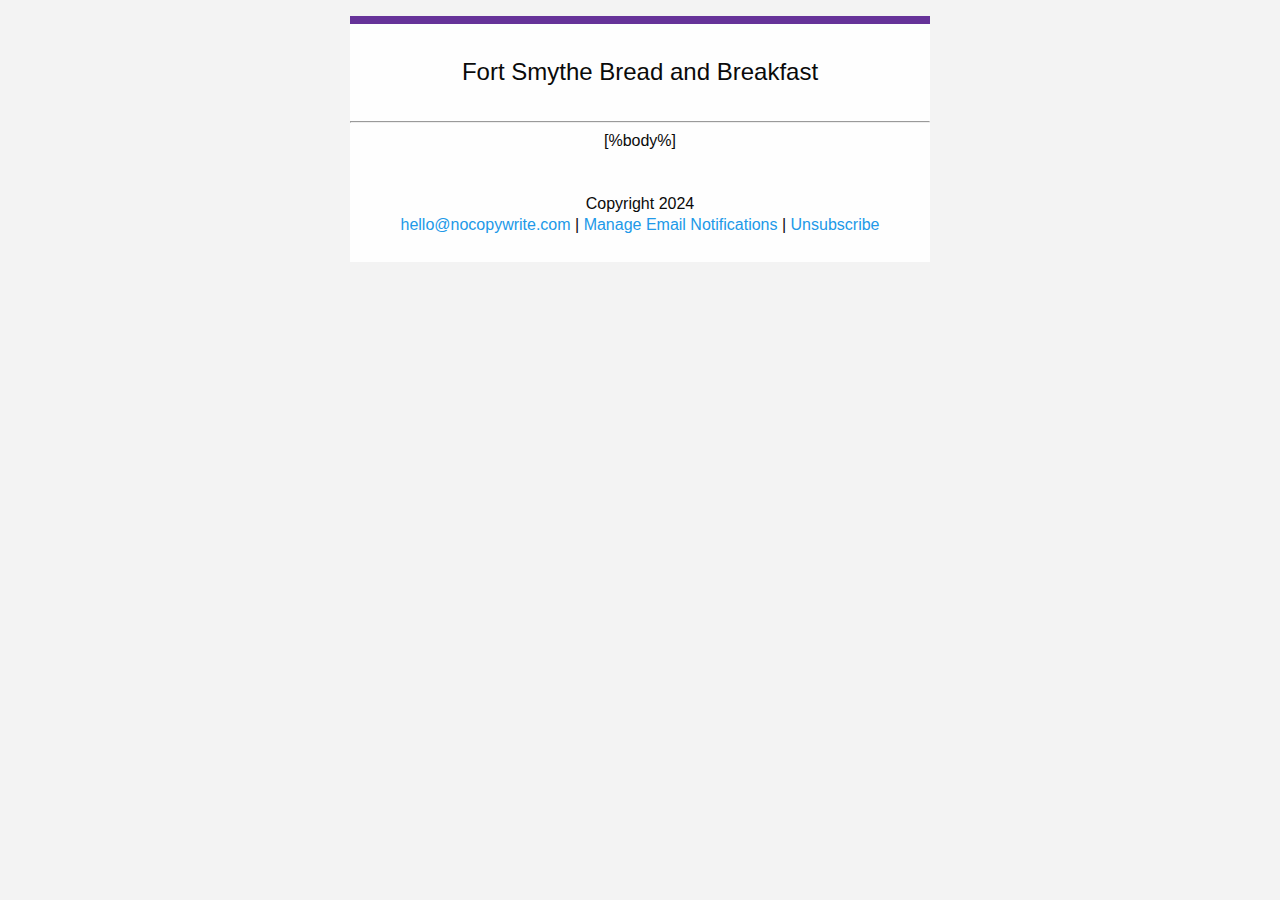
<file: bookings/email-templates/basic.html>
<!DOCTYPE html PUBLIC "-//W3C//DTD XHTML 1.0 Strict//EN" "http://www.w3.org/TR/xhtml1/DTD/xhtml1-strict.dtd">
<html xmlns="http://www.w3.org/1999/xhtml">

  <head>
    <meta http-equiv="Content-Type" content="text/html; charset=utf-8">
    <meta name="viewport" content="width=device-width">
    <title>Title</title>
    <style>
      .wrapper {
  width: 100%; }

#outlook a {
  padding: 0; }

body {
  width: 100% !important;
  min-width: 100%;
  -webkit-text-size-adjust: 100%;
  -ms-text-size-adjust: 100%;
  margin: 0;
  Margin: 0;
  padding: 0;
  -moz-box-sizing: border-box;
  -webkit-box-sizing: border-box;
  box-sizing: border-box; }

.ExternalClass {
  width: 100%; }
  .ExternalClass,
  .ExternalClass p,
  .ExternalClass span,
  .ExternalClass font,
  .ExternalClass td,
  .ExternalClass div {
    line-height: 100%; }

#backgroundTable {
  margin: 0;
  Margin: 0;
  padding: 0;
  width: 100% !important;
  line-height: 100% !important; }

img {
  outline: none;
  text-decoration: none;
  -ms-interpolation-mode: bicubic;
  width: auto;
  max-width: 100%;
  clear: both;
  display: block; }

center {
  width: 100%;
  min-width: 580px; }

a img {
  border: none; }

p {
  margin: 0 0 0 10px;
  Margin: 0 0 0 10px; }

table {
  border-spacing: 0;
  border-collapse: collapse; }

td {
  word-wrap: break-word;
  -webkit-hyphens: auto;
  -moz-hyphens: auto;
  hyphens: auto;
  border-collapse: collapse !important; }

table, tr, td {
  padding: 0;
  vertical-align: top;
  text-align: left; }

@media only screen {
  html {
    min-height: 100%;
    background: #f3f3f3; } }

table.body {
  background: #f3f3f3;
  height: 100%;
  width: 100%; }

table.container {
  background: #fefefe;
  width: 580px;
  margin: 0 auto;
  Margin: 0 auto;
  text-align: inherit; }

table.row {
  padding: 0;
  width: 100%;
  position: relative; }

table.spacer {
  width: 100%; }
  table.spacer td {
    mso-line-height-rule: exactly; }

table.container table.row {
  display: table; }

td.columns,
td.column,
th.columns,
th.column {
  margin: 0 auto;
  Margin: 0 auto;
  padding-left: 16px;
  padding-bottom: 16px; }
  td.columns .column,
  td.columns .columns,
  td.column .column,
  td.column .columns,
  th.columns .column,
  th.columns .columns,
  th.column .column,
  th.column .columns {
    padding-left: 0 !important;
    padding-right: 0 !important; }
    td.columns .column center,
    td.columns .columns center,
    td.column .column center,
    td.column .columns center,
    th.columns .column center,
    th.columns .columns center,
    th.column .column center,
    th.column .columns center {
      min-width: none !important; }

td.columns.last,
td.column.last,
th.columns.last,
th.column.last {
  padding-right: 16px; }

td.columns table:not(.button),
td.column table:not(.button),
th.columns table:not(.button),
th.column table:not(.button) {
  width: 100%; }

td.large-1,
th.large-1 {
  width: 32.33333px;
  padding-left: 8px;
  padding-right: 8px; }

td.large-1.first,
th.large-1.first {
  padding-left: 16px; }

td.large-1.last,
th.large-1.last {
  padding-right: 16px; }

.collapse > tbody > tr > td.large-1,
.collapse > tbody > tr > th.large-1 {
  padding-right: 0;
  padding-left: 0;
  width: 48.33333px; }

.collapse td.large-1.first,
.collapse th.large-1.first,
.collapse td.large-1.last,
.collapse th.large-1.last {
  width: 56.33333px; }

td.large-1 center,
th.large-1 center {
  min-width: 0.33333px; }

.body .columns td.large-1,
.body .column td.large-1,
.body .columns th.large-1,
.body .column th.large-1 {
  width: 8.33333%; }

td.large-2,
th.large-2 {
  width: 80.66667px;
  padding-left: 8px;
  padding-right: 8px; }

td.large-2.first,
th.large-2.first {
  padding-left: 16px; }

td.large-2.last,
th.large-2.last {
  padding-right: 16px; }

.collapse > tbody > tr > td.large-2,
.collapse > tbody > tr > th.large-2 {
  padding-right: 0;
  padding-left: 0;
  width: 96.66667px; }

.collapse td.large-2.first,
.collapse th.large-2.first,
.collapse td.large-2.last,
.collapse th.large-2.last {
  width: 104.66667px; }

td.large-2 center,
th.large-2 center {
  min-width: 48.66667px; }

.body .columns td.large-2,
.body .column td.large-2,
.body .columns th.large-2,
.body .column th.large-2 {
  width: 16.66667%; }

td.large-3,
th.large-3 {
  width: 129px;
  padding-left: 8px;
  padding-right: 8px; }

td.large-3.first,
th.large-3.first {
  padding-left: 16px; }

td.large-3.last,
th.large-3.last {
  padding-right: 16px; }

.collapse > tbody > tr > td.large-3,
.collapse > tbody > tr > th.large-3 {
  padding-right: 0;
  padding-left: 0;
  width: 145px; }

.collapse td.large-3.first,
.collapse th.large-3.first,
.collapse td.large-3.last,
.collapse th.large-3.last {
  width: 153px; }

td.large-3 center,
th.large-3 center {
  min-width: 97px; }

.body .columns td.large-3,
.body .column td.large-3,
.body .columns th.large-3,
.body .column th.large-3 {
  width: 25%; }

td.large-4,
th.large-4 {
  width: 177.33333px;
  padding-left: 8px;
  padding-right: 8px; }

td.large-4.first,
th.large-4.first {
  padding-left: 16px; }

td.large-4.last,
th.large-4.last {
  padding-right: 16px; }

.collapse > tbody > tr > td.large-4,
.collapse > tbody > tr > th.large-4 {
  padding-right: 0;
  padding-left: 0;
  width: 193.33333px; }

.collapse td.large-4.first,
.collapse th.large-4.first,
.collapse td.large-4.last,
.collapse th.large-4.last {
  width: 201.33333px; }

td.large-4 center,
th.large-4 center {
  min-width: 145.33333px; }

.body .columns td.large-4,
.body .column td.large-4,
.body .columns th.large-4,
.body .column th.large-4 {
  width: 33.33333%; }

td.large-5,
th.large-5 {
  width: 225.66667px;
  padding-left: 8px;
  padding-right: 8px; }

td.large-5.first,
th.large-5.first {
  padding-left: 16px; }

td.large-5.last,
th.large-5.last {
  padding-right: 16px; }

.collapse > tbody > tr > td.large-5,
.collapse > tbody > tr > th.large-5 {
  padding-right: 0;
  padding-left: 0;
  width: 241.66667px; }

.collapse td.large-5.first,
.collapse th.large-5.first,
.collapse td.large-5.last,
.collapse th.large-5.last {
  width: 249.66667px; }

td.large-5 center,
th.large-5 center {
  min-width: 193.66667px; }

.body .columns td.large-5,
.body .column td.large-5,
.body .columns th.large-5,
.body .column th.large-5 {
  width: 41.66667%; }

td.large-6,
th.large-6 {
  width: 274px;
  padding-left: 8px;
  padding-right: 8px; }

td.large-6.first,
th.large-6.first {
  padding-left: 16px; }

td.large-6.last,
th.large-6.last {
  padding-right: 16px; }

.collapse > tbody > tr > td.large-6,
.collapse > tbody > tr > th.large-6 {
  padding-right: 0;
  padding-left: 0;
  width: 290px; }

.collapse td.large-6.first,
.collapse th.large-6.first,
.collapse td.large-6.last,
.collapse th.large-6.last {
  width: 298px; }

td.large-6 center,
th.large-6 center {
  min-width: 242px; }

.body .columns td.large-6,
.body .column td.large-6,
.body .columns th.large-6,
.body .column th.large-6 {
  width: 50%; }

td.large-7,
th.large-7 {
  width: 322.33333px;
  padding-left: 8px;
  padding-right: 8px; }

td.large-7.first,
th.large-7.first {
  padding-left: 16px; }

td.large-7.last,
th.large-7.last {
  padding-right: 16px; }

.collapse > tbody > tr > td.large-7,
.collapse > tbody > tr > th.large-7 {
  padding-right: 0;
  padding-left: 0;
  width: 338.33333px; }

.collapse td.large-7.first,
.collapse th.large-7.first,
.collapse td.large-7.last,
.collapse th.large-7.last {
  width: 346.33333px; }

td.large-7 center,
th.large-7 center {
  min-width: 290.33333px; }

.body .columns td.large-7,
.body .column td.large-7,
.body .columns th.large-7,
.body .column th.large-7 {
  width: 58.33333%; }

td.large-8,
th.large-8 {
  width: 370.66667px;
  padding-left: 8px;
  padding-right: 8px; }

td.large-8.first,
th.large-8.first {
  padding-left: 16px; }

td.large-8.last,
th.large-8.last {
  padding-right: 16px; }

.collapse > tbody > tr > td.large-8,
.collapse > tbody > tr > th.large-8 {
  padding-right: 0;
  padding-left: 0;
  width: 386.66667px; }

.collapse td.large-8.first,
.collapse th.large-8.first,
.collapse td.large-8.last,
.collapse th.large-8.last {
  width: 394.66667px; }

td.large-8 center,
th.large-8 center {
  min-width: 338.66667px; }

.body .columns td.large-8,
.body .column td.large-8,
.body .columns th.large-8,
.body .column th.large-8 {
  width: 66.66667%; }

td.large-9,
th.large-9 {
  width: 419px;
  padding-left: 8px;
  padding-right: 8px; }

td.large-9.first,
th.large-9.first {
  padding-left: 16px; }

td.large-9.last,
th.large-9.last {
  padding-right: 16px; }

.collapse > tbody > tr > td.large-9,
.collapse > tbody > tr > th.large-9 {
  padding-right: 0;
  padding-left: 0;
  width: 435px; }

.collapse td.large-9.first,
.collapse th.large-9.first,
.collapse td.large-9.last,
.collapse th.large-9.last {
  width: 443px; }

td.large-9 center,
th.large-9 center {
  min-width: 387px; }

.body .columns td.large-9,
.body .column td.large-9,
.body .columns th.large-9,
.body .column th.large-9 {
  width: 75%; }

td.large-10,
th.large-10 {
  width: 467.33333px;
  padding-left: 8px;
  padding-right: 8px; }

td.large-10.first,
th.large-10.first {
  padding-left: 16px; }

td.large-10.last,
th.large-10.last {
  padding-right: 16px; }

.collapse > tbody > tr > td.large-10,
.collapse > tbody > tr > th.large-10 {
  padding-right: 0;
  padding-left: 0;
  width: 483.33333px; }

.collapse td.large-10.first,
.collapse th.large-10.first,
.collapse td.large-10.last,
.collapse th.large-10.last {
  width: 491.33333px; }

td.large-10 center,
th.large-10 center {
  min-width: 435.33333px; }

.body .columns td.large-10,
.body .column td.large-10,
.body .columns th.large-10,
.body .column th.large-10 {
  width: 83.33333%; }

td.large-11,
th.large-11 {
  width: 515.66667px;
  padding-left: 8px;
  padding-right: 8px; }

td.large-11.first,
th.large-11.first {
  padding-left: 16px; }

td.large-11.last,
th.large-11.last {
  padding-right: 16px; }

.collapse > tbody > tr > td.large-11,
.collapse > tbody > tr > th.large-11 {
  padding-right: 0;
  padding-left: 0;
  width: 531.66667px; }

.collapse td.large-11.first,
.collapse th.large-11.first,
.collapse td.large-11.last,
.collapse th.large-11.last {
  width: 539.66667px; }

td.large-11 center,
th.large-11 center {
  min-width: 483.66667px; }

.body .columns td.large-11,
.body .column td.large-11,
.body .columns th.large-11,
.body .column th.large-11 {
  width: 91.66667%; }

td.large-12,
th.large-12 {
  width: 564px;
  padding-left: 8px;
  padding-right: 8px; }

td.large-12.first,
th.large-12.first {
  padding-left: 16px; }

td.large-12.last,
th.large-12.last {
  padding-right: 16px; }

.collapse > tbody > tr > td.large-12,
.collapse > tbody > tr > th.large-12 {
  padding-right: 0;
  padding-left: 0;
  width: 580px; }

.collapse td.large-12.first,
.collapse th.large-12.first,
.collapse td.large-12.last,
.collapse th.large-12.last {
  width: 588px; }

td.large-12 center,
th.large-12 center {
  min-width: 532px; }

.body .columns td.large-12,
.body .column td.large-12,
.body .columns th.large-12,
.body .column th.large-12 {
  width: 100%; }

td.large-offset-1,
td.large-offset-1.first,
td.large-offset-1.last,
th.large-offset-1,
th.large-offset-1.first,
th.large-offset-1.last {
  padding-left: 64.33333px; }

td.large-offset-2,
td.large-offset-2.first,
td.large-offset-2.last,
th.large-offset-2,
th.large-offset-2.first,
th.large-offset-2.last {
  padding-left: 112.66667px; }

td.large-offset-3,
td.large-offset-3.first,
td.large-offset-3.last,
th.large-offset-3,
th.large-offset-3.first,
th.large-offset-3.last {
  padding-left: 161px; }

td.large-offset-4,
td.large-offset-4.first,
td.large-offset-4.last,
th.large-offset-4,
th.large-offset-4.first,
th.large-offset-4.last {
  padding-left: 209.33333px; }

td.large-offset-5,
td.large-offset-5.first,
td.large-offset-5.last,
th.large-offset-5,
th.large-offset-5.first,
th.large-offset-5.last {
  padding-left: 257.66667px; }

td.large-offset-6,
td.large-offset-6.first,
td.large-offset-6.last,
th.large-offset-6,
th.large-offset-6.first,
th.large-offset-6.last {
  padding-left: 306px; }

td.large-offset-7,
td.large-offset-7.first,
td.large-offset-7.last,
th.large-offset-7,
th.large-offset-7.first,
th.large-offset-7.last {
  padding-left: 354.33333px; }

td.large-offset-8,
td.large-offset-8.first,
td.large-offset-8.last,
th.large-offset-8,
th.large-offset-8.first,
th.large-offset-8.last {
  padding-left: 402.66667px; }

td.large-offset-9,
td.large-offset-9.first,
td.large-offset-9.last,
th.large-offset-9,
th.large-offset-9.first,
th.large-offset-9.last {
  padding-left: 451px; }

td.large-offset-10,
td.large-offset-10.first,
td.large-offset-10.last,
th.large-offset-10,
th.large-offset-10.first,
th.large-offset-10.last {
  padding-left: 499.33333px; }

td.large-offset-11,
td.large-offset-11.first,
td.large-offset-11.last,
th.large-offset-11,
th.large-offset-11.first,
th.large-offset-11.last {
  padding-left: 547.66667px; }

td.expander,
th.expander {
  visibility: hidden;
  width: 0;
  padding: 0 !important; }

table.container.radius {
  border-radius: 0;
  border-collapse: separate; }

.block-grid {
  width: 100%;
  max-width: 580px; }
  .block-grid td {
    display: inline-block;
    padding: 8px; }

.up-2 td {
  width: 274px !important; }

.up-3 td {
  width: 177px !important; }

.up-4 td {
  width: 129px !important; }

.up-5 td {
  width: 100px !important; }

.up-6 td {
  width: 80px !important; }

.up-7 td {
  width: 66px !important; }

.up-8 td {
  width: 56px !important; }

table.text-center,
th.text-center,
td.text-center,
h1.text-center,
h2.text-center,
h3.text-center,
h4.text-center,
h5.text-center,
h6.text-center,
p.text-center,
span.text-center {
  text-align: center; }

table.text-left,
th.text-left,
td.text-left,
h1.text-left,
h2.text-left,
h3.text-left,
h4.text-left,
h5.text-left,
h6.text-left,
p.text-left,
span.text-left {
  text-align: left; }

table.text-right,
th.text-right,
td.text-right,
h1.text-right,
h2.text-right,
h3.text-right,
h4.text-right,
h5.text-right,
h6.text-right,
p.text-right,
span.text-right {
  text-align: right; }

span.text-center {
  display: block;
  width: 100%;
  text-align: center; }

@media only screen and (max-width: 596px) {
  .small-float-center {
    margin: 0 auto !important;
    float: none !important;
    text-align: center !important; }
  .small-text-center {
    text-align: center !important; }
  .small-text-left {
    text-align: left !important; }
  .small-text-right {
    text-align: right !important; } }

img.float-left {
  float: left;
  text-align: left; }

img.float-right {
  float: right;
  text-align: right; }

img.float-center,
img.text-center {
  margin: 0 auto;
  Margin: 0 auto;
  float: none;
  text-align: center; }

table.float-center,
td.float-center,
th.float-center {
  margin: 0 auto;
  Margin: 0 auto;
  float: none;
  text-align: center; }

.hide-for-large {
  display: none !important;
  mso-hide: all;
  overflow: hidden;
  max-height: 0;
  font-size: 0;
  width: 0;
  line-height: 0; }
  @media only screen and (max-width: 596px) {
    .hide-for-large {
      display: block !important;
      width: auto !important;
      overflow: visible !important;
      max-height: none !important;
      font-size: inherit !important;
      line-height: inherit !important; } }

table.body table.container .hide-for-large * {
  mso-hide: all; }

@media only screen and (max-width: 596px) {
  table.body table.container .hide-for-large,
  table.body table.container .row.hide-for-large {
    display: table !important;
    width: 100% !important; } }

@media only screen and (max-width: 596px) {
  table.body table.container .callout-inner.hide-for-large {
    display: table-cell !important;
    width: 100% !important; } }

@media only screen and (max-width: 596px) {
  table.body table.container .show-for-large {
    display: none !important;
    width: 0;
    mso-hide: all;
    overflow: hidden; } }

body,
table.body,
h1,
h2,
h3,
h4,
h5,
h6,
p,
td,
th,
a {
  color: #0a0a0a;
  font-family: Helvetica, Arial, sans-serif;
  font-weight: normal;
  padding: 0;
  margin: 0;
  Margin: 0;
  text-align: left;
  line-height: 1.3; }

h1,
h2,
h3,
h4,
h5,
h6 {
  color: inherit;
  word-wrap: normal;
  font-family: Helvetica, Arial, sans-serif;
  font-weight: normal;
  margin-bottom: 10px;
  Margin-bottom: 10px; }

h1 {
  font-size: 34px; }

h2 {
  font-size: 30px; }

h3 {
  font-size: 28px; }

h4 {
  font-size: 24px; }

h5 {
  font-size: 20px; }

h6 {
  font-size: 18px; }

body,
table.body,
p,
td,
th {
  font-size: 16px;
  line-height: 1.3; }

p {
  margin-bottom: 10px;
  Margin-bottom: 10px; }
  p.lead {
    font-size: 20px;
    line-height: 1.6; }
  p.subheader {
    margin-top: 4px;
    margin-bottom: 8px;
    Margin-top: 4px;
    Margin-bottom: 8px;
    font-weight: normal;
    line-height: 1.4;
    color: #8a8a8a; }

small {
  font-size: 80%;
  color: #cacaca; }

a {
  color: #2199e8;
  text-decoration: none; }
  a:hover {
    color: #147dc2; }
  a:active {
    color: #147dc2; }
  a:visited {
    color: #2199e8; }

h1 a,
h1 a:visited,
h2 a,
h2 a:visited,
h3 a,
h3 a:visited,
h4 a,
h4 a:visited,
h5 a,
h5 a:visited,
h6 a,
h6 a:visited {
  color: #2199e8; }

pre {
  background: #f3f3f3;
  margin: 30px 0;
  Margin: 30px 0; }
  pre code {
    color: #cacaca; }
    pre code span.callout {
      color: #8a8a8a;
      font-weight: bold; }
    pre code span.callout-strong {
      color: #ff6908;
      font-weight: bold; }

table.hr {
  width: 100%; }
  table.hr th {
    height: 0;
    max-width: 580px;
    border-top: 0;
    border-right: 0;
    border-bottom: 1px solid #0a0a0a;
    border-left: 0;
    margin: 20px auto;
    Margin: 20px auto;
    clear: both; }

.stat {
  font-size: 40px;
  line-height: 1; }
  p + .stat {
    margin-top: -16px;
    Margin-top: -16px; }

span.preheader {
  display: none !important;
  visibility: hidden;
  mso-hide: all !important;
  font-size: 1px;
  color: #f3f3f3;
  line-height: 1px;
  max-height: 0px;
  max-width: 0px;
  opacity: 0;
  overflow: hidden; }

table.button {
  width: auto;
  margin: 0 0 16px 0;
  Margin: 0 0 16px 0; }
  table.button table td {
    text-align: left;
    color: #fefefe;
    background: #2199e8;
    border: 2px solid #2199e8; }
    table.button table td a {
      font-family: Helvetica, Arial, sans-serif;
      font-size: 16px;
      font-weight: bold;
      color: #fefefe;
      text-decoration: none;
      display: inline-block;
      padding: 8px 16px 8px 16px;
      border: 0 solid #2199e8;
      border-radius: 3px; }
  table.button.radius table td {
    border-radius: 3px;
    border: none; }
  table.button.rounded table td {
    border-radius: 500px;
    border: none; }

table.button:hover table tr td a,
table.button:active table tr td a,
table.button table tr td a:visited,
table.button.tiny:hover table tr td a,
table.button.tiny:active table tr td a,
table.button.tiny table tr td a:visited,
table.button.small:hover table tr td a,
table.button.small:active table tr td a,
table.button.small table tr td a:visited,
table.button.large:hover table tr td a,
table.button.large:active table tr td a,
table.button.large table tr td a:visited {
  color: #fefefe; }

table.button.tiny table td,
table.button.tiny table a {
  padding: 4px 8px 4px 8px; }

table.button.tiny table a {
  font-size: 10px;
  font-weight: normal; }

table.button.small table td,
table.button.small table a {
  padding: 5px 10px 5px 10px;
  font-size: 12px; }

table.button.large table a {
  padding: 10px 20px 10px 20px;
  font-size: 20px; }

table.button.expand,
table.button.expanded {
  width: 100% !important; }
  table.button.expand table,
  table.button.expanded table {
    width: 100%; }
    table.button.expand table a,
    table.button.expanded table a {
      text-align: center;
      width: 100%;
      padding-left: 0;
      padding-right: 0; }
  table.button.expand center,
  table.button.expanded center {
    min-width: 0; }

table.button:hover table td,
table.button:visited table td,
table.button:active table td {
  background: #147dc2;
  color: #fefefe; }

table.button:hover table a,
table.button:visited table a,
table.button:active table a {
  border: 0 solid #147dc2; }

table.button.secondary table td {
  background: #777777;
  color: #fefefe;
  border: 0px solid #777777; }

table.button.secondary table a {
  color: #fefefe;
  border: 0 solid #777777; }

table.button.secondary:hover table td {
  background: #919191;
  color: #fefefe; }

table.button.secondary:hover table a {
  border: 0 solid #919191; }

table.button.secondary:hover table td a {
  color: #fefefe; }

table.button.secondary:active table td a {
  color: #fefefe; }

table.button.secondary table td a:visited {
  color: #fefefe; }

table.button.success table td {
  background: #3adb76;
  border: 0px solid #3adb76; }

table.button.success table a {
  border: 0 solid #3adb76; }

table.button.success:hover table td {
  background: #23bf5d; }

table.button.success:hover table a {
  border: 0 solid #23bf5d; }

table.button.alert table td {
  background: #ec5840;
  border: 0px solid #ec5840; }

table.button.alert table a {
  border: 0 solid #ec5840; }

table.button.alert:hover table td {
  background: #e23317; }

table.button.alert:hover table a {
  border: 0 solid #e23317; }

table.button.warning table td {
  background: #ffae00;
  border: 0px solid #ffae00; }

table.button.warning table a {
  border: 0px solid #ffae00; }

table.button.warning:hover table td {
  background: #cc8b00; }

table.button.warning:hover table a {
  border: 0px solid #cc8b00; }

table.callout {
  margin-bottom: 16px;
  Margin-bottom: 16px; }

th.callout-inner {
  width: 100%;
  border: 1px solid #cbcbcb;
  padding: 10px;
  background: #fefefe; }
  th.callout-inner.primary {
    background: #def0fc;
    border: 1px solid #444444;
    color: #0a0a0a; }
  th.callout-inner.secondary {
    background: #ebebeb;
    border: 1px solid #444444;
    color: #0a0a0a; }
  th.callout-inner.success {
    background: #e1faea;
    border: 1px solid #1b9448;
    color: #fefefe; }
  th.callout-inner.warning {
    background: #fff3d9;
    border: 1px solid #996800;
    color: #fefefe; }
  th.callout-inner.alert {
    background: #fce6e2;
    border: 1px solid #b42912;
    color: #fefefe; }

.thumbnail {
  border: solid 4px #fefefe;
  box-shadow: 0 0 0 1px rgba(10, 10, 10, 0.2);
  display: inline-block;
  line-height: 0;
  max-width: 100%;
  transition: box-shadow 200ms ease-out;
  border-radius: 3px;
  margin-bottom: 16px; }
  .thumbnail:hover, .thumbnail:focus {
    box-shadow: 0 0 6px 1px rgba(33, 153, 232, 0.5); }

table.menu {
  width: 580px; }
  table.menu td.menu-item,
  table.menu th.menu-item {
    padding: 10px;
    padding-right: 10px; }
    table.menu td.menu-item a,
    table.menu th.menu-item a {
      color: #2199e8; }

table.menu.vertical td.menu-item,
table.menu.vertical th.menu-item {
  padding: 10px;
  padding-right: 0;
  display: block; }
  table.menu.vertical td.menu-item a,
  table.menu.vertical th.menu-item a {
    width: 100%; }

table.menu.vertical td.menu-item table.menu.vertical td.menu-item,
table.menu.vertical td.menu-item table.menu.vertical th.menu-item,
table.menu.vertical th.menu-item table.menu.vertical td.menu-item,
table.menu.vertical th.menu-item table.menu.vertical th.menu-item {
  padding-left: 10px; }

table.menu.text-center a {
  text-align: center; }

.menu[align="center"] {
  width: auto !important; }

body.outlook p {
  display: inline !important; }

@media only screen and (max-width: 596px) {
  table.body img {
    width: auto;
    height: auto; }
  table.body center {
    min-width: 0 !important; }
  table.body .container {
    width: 95% !important; }
  table.body .columns,
  table.body .column {
    height: auto !important;
    -moz-box-sizing: border-box;
    -webkit-box-sizing: border-box;
    box-sizing: border-box;
    padding-left: 16px !important;
    padding-right: 16px !important; }
    table.body .columns .column,
    table.body .columns .columns,
    table.body .column .column,
    table.body .column .columns {
      padding-left: 0 !important;
      padding-right: 0 !important; }
  table.body .collapse .columns,
  table.body .collapse .column {
    padding-left: 0 !important;
    padding-right: 0 !important; }
  td.small-1,
  th.small-1 {
    display: inline-block !important;
    width: 8.33333% !important; }
  td.small-2,
  th.small-2 {
    display: inline-block !important;
    width: 16.66667% !important; }
  td.small-3,
  th.small-3 {
    display: inline-block !important;
    width: 25% !important; }
  td.small-4,
  th.small-4 {
    display: inline-block !important;
    width: 33.33333% !important; }
  td.small-5,
  th.small-5 {
    display: inline-block !important;
    width: 41.66667% !important; }
  td.small-6,
  th.small-6 {
    display: inline-block !important;
    width: 50% !important; }
  td.small-7,
  th.small-7 {
    display: inline-block !important;
    width: 58.33333% !important; }
  td.small-8,
  th.small-8 {
    display: inline-block !important;
    width: 66.66667% !important; }
  td.small-9,
  th.small-9 {
    display: inline-block !important;
    width: 75% !important; }
  td.small-10,
  th.small-10 {
    display: inline-block !important;
    width: 83.33333% !important; }
  td.small-11,
  th.small-11 {
    display: inline-block !important;
    width: 91.66667% !important; }
  td.small-12,
  th.small-12 {
    display: inline-block !important;
    width: 100% !important; }
  .columns td.small-12,
  .column td.small-12,
  .columns th.small-12,
  .column th.small-12 {
    display: block !important;
    width: 100% !important; }
  table.body td.small-offset-1,
  table.body th.small-offset-1 {
    margin-left: 8.33333% !important;
    Margin-left: 8.33333% !important; }
  table.body td.small-offset-2,
  table.body th.small-offset-2 {
    margin-left: 16.66667% !important;
    Margin-left: 16.66667% !important; }
  table.body td.small-offset-3,
  table.body th.small-offset-3 {
    margin-left: 25% !important;
    Margin-left: 25% !important; }
  table.body td.small-offset-4,
  table.body th.small-offset-4 {
    margin-left: 33.33333% !important;
    Margin-left: 33.33333% !important; }
  table.body td.small-offset-5,
  table.body th.small-offset-5 {
    margin-left: 41.66667% !important;
    Margin-left: 41.66667% !important; }
  table.body td.small-offset-6,
  table.body th.small-offset-6 {
    margin-left: 50% !important;
    Margin-left: 50% !important; }
  table.body td.small-offset-7,
  table.body th.small-offset-7 {
    margin-left: 58.33333% !important;
    Margin-left: 58.33333% !important; }
  table.body td.small-offset-8,
  table.body th.small-offset-8 {
    margin-left: 66.66667% !important;
    Margin-left: 66.66667% !important; }
  table.body td.small-offset-9,
  table.body th.small-offset-9 {
    margin-left: 75% !important;
    Margin-left: 75% !important; }
  table.body td.small-offset-10,
  table.body th.small-offset-10 {
    margin-left: 83.33333% !important;
    Margin-left: 83.33333% !important; }
  table.body td.small-offset-11,
  table.body th.small-offset-11 {
    margin-left: 91.66667% !important;
    Margin-left: 91.66667% !important; }
  table.body table.columns td.expander,
  table.body table.columns th.expander {
    display: none !important; }
  table.body .right-text-pad,
  table.body .text-pad-right {
    padding-left: 10px !important; }
  table.body .left-text-pad,
  table.body .text-pad-left {
    padding-right: 10px !important; }
  table.menu {
    width: 100% !important; }
    table.menu td,
    table.menu th {
      width: auto !important;
      display: inline-block !important; }
    table.menu.vertical td,
    table.menu.vertical th, table.menu.small-vertical td,
    table.menu.small-vertical th {
      display: block !important; }
  table.menu[align="center"] {
    width: auto !important; }
  table.button.small-expand,
  table.button.small-expanded {
    width: 100% !important; }
    table.button.small-expand table,
    table.button.small-expanded table {
      width: 100%; }
      table.button.small-expand table a,
      table.button.small-expanded table a {
        text-align: center !important;
        width: 100% !important;
        padding-left: 0 !important;
        padding-right: 0 !important; }
    table.button.small-expand center,
    table.button.small-expanded center {
      min-width: 0; } }
    
    </style>  

    <style>
      body,
      html,
      .body {
        background: #f3f3f3 !important;
      }
      
      .container.header {
        background: #f3f3f3;
      }
      
      .body-drip {
        border-top: 8px solid #663399;
      }
    </style>  
  </head>
    
  <body>
    <!-- <style> -->
    <table class="body" data-made-with-foundation="">
      <tr>
        <td class="float-center" align="center" valign="top">
          <center data-parsed="">
            <table class="spacer float-center">
              <tbody>
                <tr>
                  <td height="16px" style="font-size:16px;line-height:16px;">&#xA0;</td>
                </tr>
              </tbody>
            </table>
            <table align="center" class="container body-drip float-center">
              <tbody>
                <tr>
                  <td>
                    <table class="spacer">
                      <tbody>
                        <tr>
                          <td height="16px" style="font-size:16px;line-height:16px;">&#xA0;</td>
                        </tr>
                      </tbody>
                    </table>
                    <table class="spacer">
                      <tbody>
                        <tr>
                          <td height="16px" style="font-size:16px;line-height:16px;">&#xA0;</td>
                        </tr>
                      </tbody>
                    </table>
                    <table class="row">
                      <tbody>
                        <tr>
                          <th class="small-12 large-12 columns first last">
                            <table>
                              <tr>
                                <th>
                                  <h4 class="text-center">Fort Smythe Bread and Breakfast</h4>
                                </th>
                                <th class="expander"></th>
                              </tr>
                            </table>
                          </th>
                        </tr>
                      </tbody>
                    </table>
                    <hr>
                    <table class="row">
                      <tbody>
                        <tr>
                          <th class="small-12 large-12 columns first last">
                            <table>
                              <tr>
                                <th>
                                  <p class="text-center">
                                    [%body%]
                                  </p>
                                </th>
                                <th class="expander"></th>
                              </tr>
                            </table>
                          </th>
                        </tr>
                      </tbody>
                    </table>
                    <table class="row collapsed footer">
                      <tbody>
                        <tr>
                          <th class="small-12 large-12 columns first last">
                            <table>
                              <tr>
                                <th>
                                  <table class="spacer">
                                    <tbody>
                                      <tr>
                                        <td height="16px" style="font-size:16px;line-height:16px;">&#xA0;</td>
                                      </tr>
                                    </tbody>
                                  </table>
                                  <p class="text-center">Copyright 2024<br> <a href="#">hello@nocopywrite.com</a> | <a href="#">Manage Email Notifications</a> | <a href="#">Unsubscribe</a></p>
                                </th>
                                <th class="expander"></th>
                              </tr>
                            </table>
                          </th>
                        </tr>
                      </tbody>
                    </table>
                  </td>
                </tr>
              </tbody>
            </table>
          </center>
        </td>
      </tr>
    </table>
  </body>

</html>
</file>
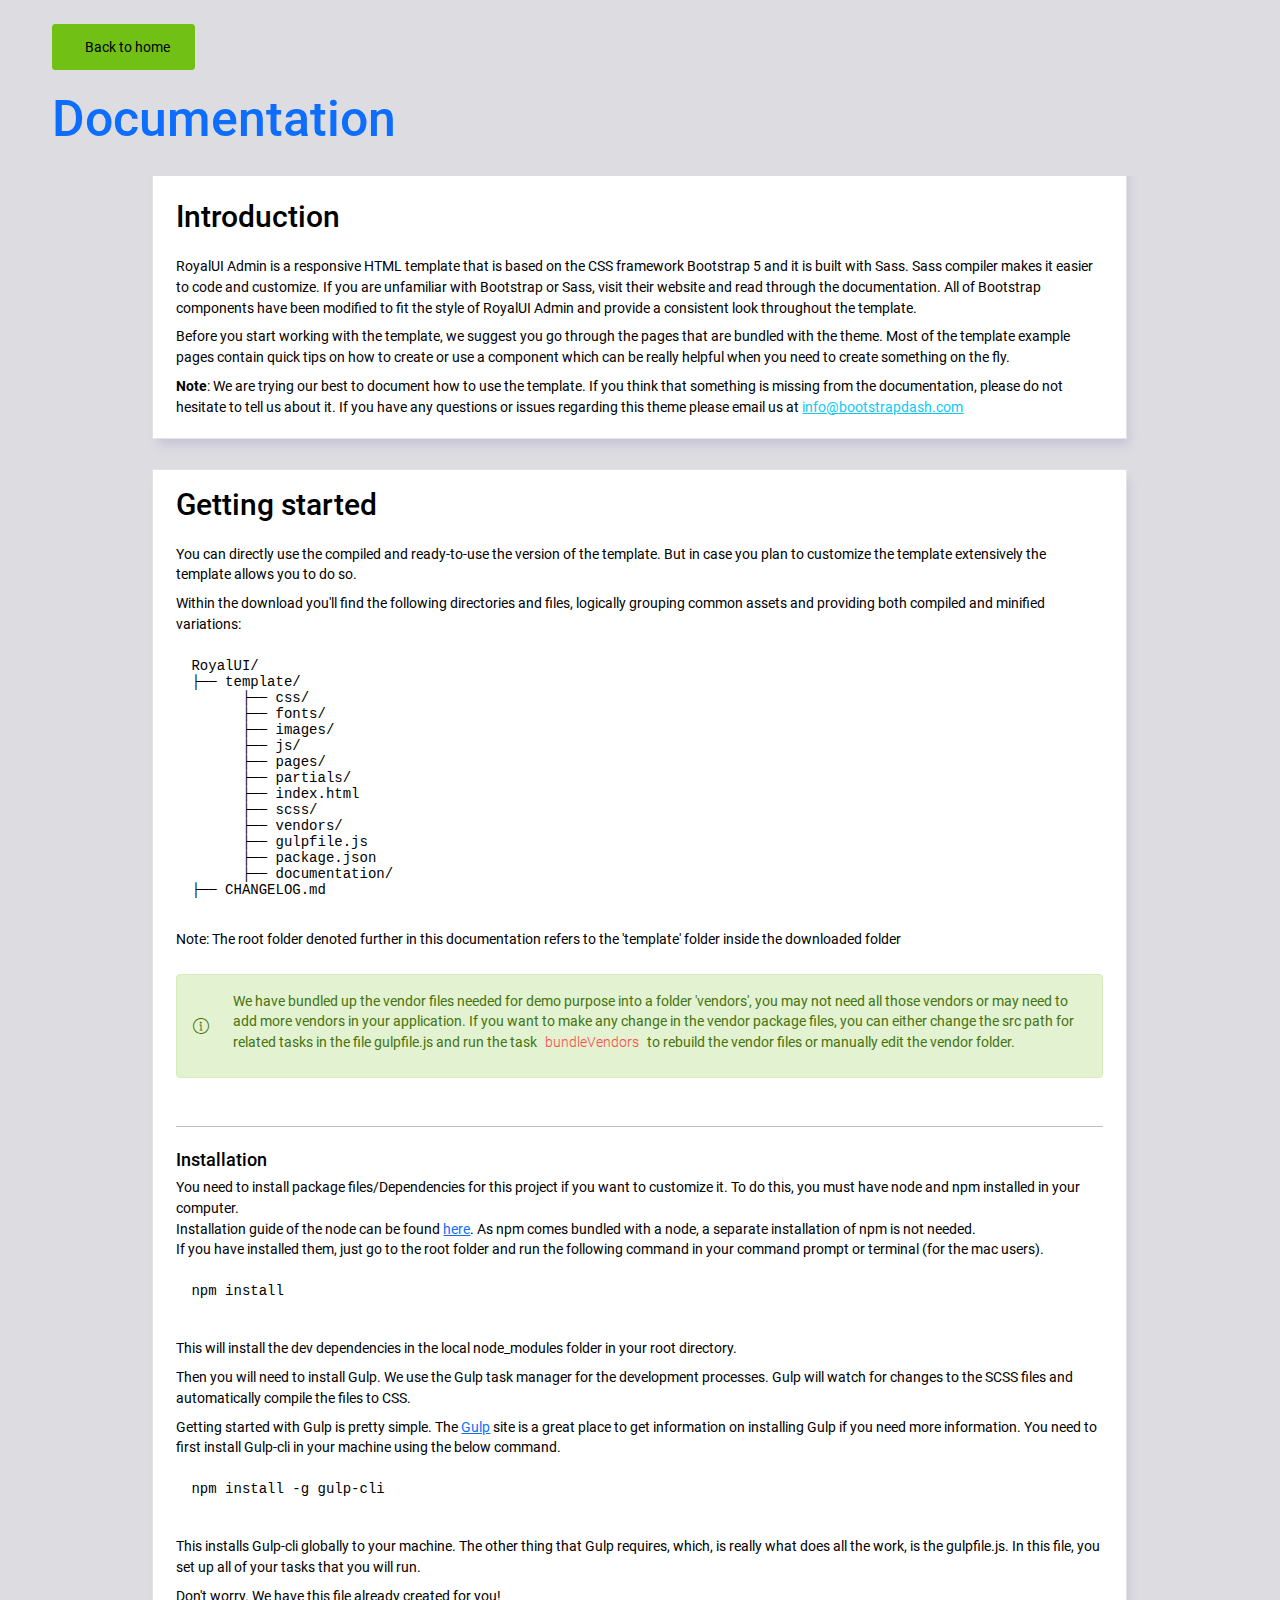
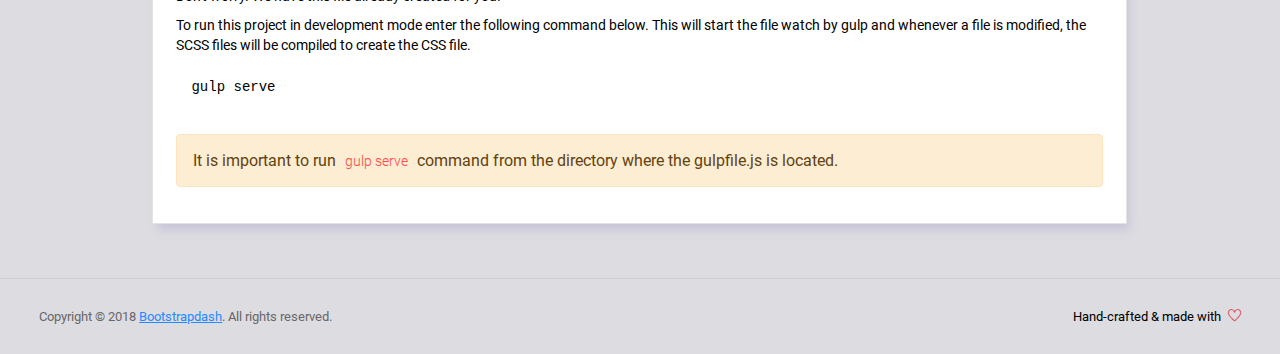
<file: bookings/static/admin/documentation/documentation.html>
<!DOCTYPE html>
<html lang="en">

<head>
  <!-- Required meta tags -->
  <meta charset="utf-8">
  <meta name="viewport" content="width=device-width, initial-scale=1, shrink-to-fit=no">
  <title>RoyalUI Admin Dashboard</title>
  <!-- plugins:css -->
  <link rel="stylesheet" href="../vendors/ti-icons/css/themify-icons.css">
  <link rel="stylesheet" href="../vendors/base/vendor.bundle.base.css">
  <!-- endinject -->
  <!-- plugin css for this page -->
  <!-- End plugin css for this page -->
  <!-- inject:css -->
  <link rel="stylesheet" href="../css/style.css">
  <!-- endinject -->
  <link rel="shortcut icon" href="../images/favicon.png" />
</head>

<body>
  <div class="container-scroller">
    <div class="container-fluid page-body-wrapper full-page-wrapper">
      <div class="main-panel w-100  documentation">
        <div class="content-wrapper">
          <div class="container-fluid">
            <div class="row">
              <div class="col-12 doc-header">
                <a class="btn btn-success" href="../index.html"><i class="mdi mdi-home me-2"></i>Back to home</a>
                <h1 class="text-primary mt-4">Documentation</h1>
              </div>
            </div>
            <div class="row doc-content">
              <div class="col-12 col-md-10 offset-md-1">
                <div class="col-12 grid-margin" id="doc-intro">
                    <div class="card">
                        <div class="card-body">
                            <h3 class="mb-4 mt-4">Introduction</h3>
                            <p>RoyalUI Admin is a responsive HTML template that is based on the CSS framework Bootstrap 5 and it is built with Sass. Sass compiler makes it easier to code and customize. If you are unfamiliar with Bootstrap or Sass, visit their
                                website and read through the documentation. All of Bootstrap components have been modified to fit the style of RoyalUI Admin and provide a consistent look throughout the template.</p>
                            <p>Before you start working with the template, we suggest you go through the pages that are bundled with the theme. Most of the template example pages contain quick tips on how to create or use a component which can
                                be really helpful when you need to create something on the fly.</p>
                            <p class="d-inline"><strong>Note</strong>: We are trying our best to document how to use the template. If you think that something is missing from the documentation, please do not hesitate to tell us about it. If you have any questions or issues regarding this theme please email us at <a class="d-inline text-info" href="mailto:info@bootstrapdash.com">info@bootstrapdash.com</a></p>
                        </div>
                    </div>
                </div>
                <div class="col-12 grid-margin" id="doc-started">
                    <div class="card">
                        <div class="card-body">
                            <h3 class="mb-4">Getting started</h3>
                            <p>You can directly use the compiled and ready-to-use the version of the template. But in case you plan to customize the template extensively the template allows you to do so.</p>
                            <p>Within the download you'll find the following directories and files, logically grouping common assets and providing both compiled and minified variations:</p>
                            <pre>
RoyalUI/
├── template/
      ├── css/
      ├── fonts/
      ├── images/
      ├── js/
      ├── pages/
      ├── partials/
      ├── index.html
      ├── scss/
      ├── vendors/
      ├── gulpfile.js
      ├── package.json                           
      ├── documentation/
├── CHANGELOG.md</pre>
                            <p class="mt-1">Note: The root folder denoted further in this documentation refers to the 'template' folder inside the downloaded folder</p>
                            <div class="alert alert-success mt-4 d-flex align-items-center" role="alert">
                              <i class="ti-info-alt me-4"></i>
                              <p>We have bundled up the vendor files needed for demo purpose into a folder 'vendors', you may not need all those vendors or may need to add more vendors in your application. If you want to make any change in the vendor package files, you can either change the src path for related tasks in the file gulpfile.js and run the task <code> bundleVendors </code> to rebuild the vendor files or manually edit the vendor folder.</p>
                            </div>
                            <hr class="mt-5">
                            <h4 class="mt-4">Installation</h4>
                            <p class="mb-0">
                              You need to install package files/Dependencies for this project if you want to customize it. To do this, you must have <span class="font-weight-bold">node and npm</span> installed in your computer.
                            </p>
                            <p class="mb-0">Installation guide of the node can be found <a href="https://nodejs.org/en/">here</a>. As npm comes bundled with a node, a separate installation of npm is not needed.</p>
                            <p>
                                If you have installed them, just go to the root folder and run the following command in your command prompt or terminal (for the mac users).
                            </p>
                            <pre class="shell-mode">
npm install</pre>
                            <p class="mt-4">
                              This will install the dev dependencies in the local <span class="font-weight-bold">node_modules</span> folder in your root directory.
                            </p>
                            <p class="mt-2">
                              Then you will need to install <span class="font-weight-bold">Gulp</span>. We use the Gulp task manager for the development processes. Gulp will watch for changes to the SCSS files and automatically compile the files to CSS.
                            </p>
                            <p>Getting started with Gulp is pretty simple. The <a href="https://gulpjs.com/" target="_blank">Gulp</a> site is a great place to get information on installing Gulp if you need more information. You need to first install Gulp-cli in your machine using the below command.</p>
                            <pre class="shell-mode">
npm install -g gulp-cli</pre>
                            <p class="mt-4">This installs Gulp-cli globally to your machine. The other thing that Gulp requires, which, is really what does all the work, is the gulpfile.js. In this file, you set up all of your tasks that you will run.</p>
                            <p>Don't worry. We have this file already created for you!</p>
                            <p>To run this project in development mode enter the following command below. This will start the file watch by gulp and whenever a file is modified, the SCSS files will be compiled to create the CSS file.</p>
<pre class="shell-mode">
gulp serve</pre>           
                            <div class="alert alert-warning mt-4" role="alert">
                              <i class="ti-info-alt-outline"></i>It is important to run <code>gulp serve</code> command from the directory where the gulpfile.js is located.
                            </div>
                        </div>
                    </div>
                </div>
              </div>
            </div>
          </div>
        </div>
        <!-- partial:../partials/_footer.html -->

        <footer class="footer">
          <div class="d-sm-flex justify-content-center justify-content-sm-between">
            <span class="text-muted text-center text-sm-left d-block d-sm-inline-block">Copyright © 2018 <a href="https://www.bootstrapdash.com/" target="_blank">Bootstrapdash</a>. All rights reserved.</span>
            <span class="float-none float-sm-right d-block mt-1 mt-sm-0 text-center">Hand-crafted & made with <i class="ti-heart text-danger ms-1"></i></span>
          </div>
        </footer>

        <!-- partial -->
      </div>
    </div>
  </div>
<!-- plugins:js -->
<script src="../vendors/base/vendor.bundle.base.js"></script>
<!-- endinject -->
<!-- inject:js -->
<script src="../js/off-canvas.js"></script>
<script src="../js/hoverable-collapse.js"></script>
<script src="../js/template.js"></script>
<script src="../js/todolist.js"></script>
<!-- endinject -->
<!-- Custom js for this page-->
<script src="../js/documentation.js"></script> 
<!-- End custom js for this page-->
</body>

</html>
</file>
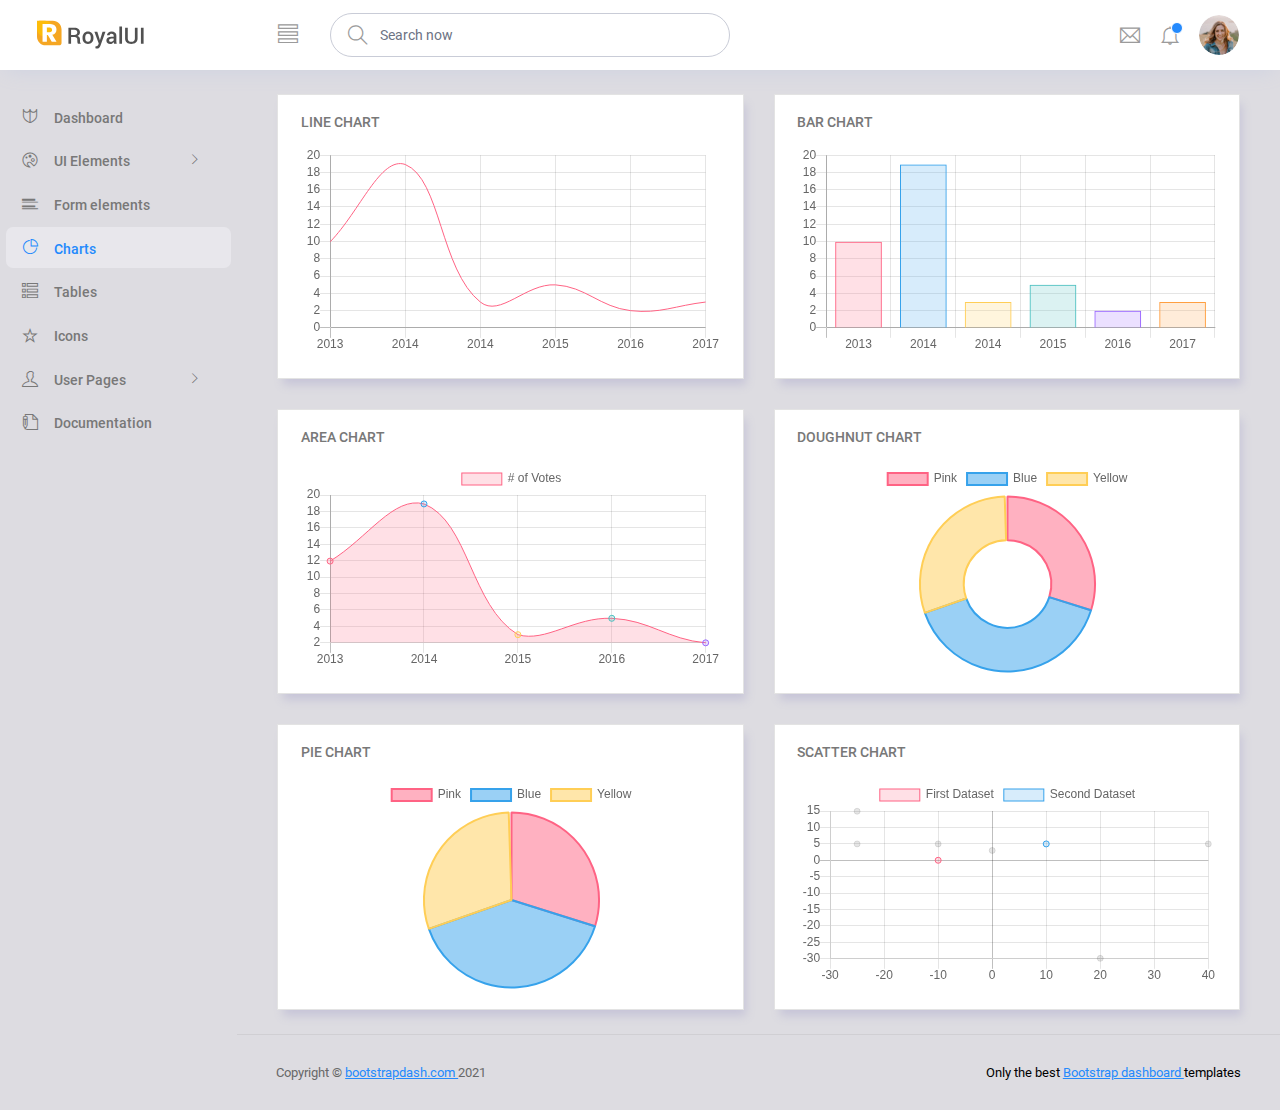
<file: bookings/static/admin/pages/charts/chartjs.html>
<!DOCTYPE html>
<html lang="en">

<head>
  <!-- Required meta tags -->
  <meta charset="utf-8">
  <meta name="viewport" content="width=device-width, initial-scale=1, shrink-to-fit=no">
  <title>RoyalUI Admin</title>
  <!-- plugins:css -->
  <link rel="stylesheet" href="../../vendors/ti-icons/css/themify-icons.css">
  <link rel="stylesheet" href="../../vendors/base/vendor.bundle.base.css">
  <!-- endinject -->
  <!-- inject:css -->
  <link rel="stylesheet" href="../../css/style.css">
  <!-- endinject -->
  <link rel="shortcut icon" href="../../images/favicon.png" />
</head>

<body>
  <div class="container-scroller">
    <!-- partial:../../partials/_navbar.html -->
    <nav class="navbar col-lg-12 col-12 p-0 fixed-top d-flex flex-row">
      <div class="text-center navbar-brand-wrapper d-flex align-items-center justify-content-center">
        <a class="navbar-brand brand-logo me-5" href="../../index.html"><img src="../../images/logo.svg" class="me-2" alt="logo"/></a>
        <a class="navbar-brand brand-logo-mini" href="../../index.html"><img src="../../images/logo-mini.svg" alt="logo"/></a>
      </div>
      <div class="navbar-menu-wrapper d-flex align-items-center justify-content-end">
        <button class="navbar-toggler navbar-toggler align-self-center" type="button" data-toggle="minimize">
          <span class="ti-view-list"></span>
        </button>
        <ul class="navbar-nav mr-lg-2">
          <li class="nav-item nav-search d-none d-lg-block">
            <div class="input-group">
              <div class="input-group-prepend hover-cursor" id="navbar-search-icon">
                <span class="input-group-text" id="search">
                  <i class="ti-search"></i>
                </span>
              </div>
              <input type="text" class="form-control" id="navbar-search-input" placeholder="Search now" aria-label="search" aria-describedby="search">
            </div>
          </li>
        </ul>
        <ul class="navbar-nav navbar-nav-right">
          <li class="nav-item dropdown me-1">
            <a class="nav-link count-indicator dropdown-toggle d-flex justify-content-center align-items-center" id="messageDropdown" href="#" data-bs-toggle="dropdown">
              <i class="ti-email mx-0"></i>
            </a>
            <div class="dropdown-menu dropdown-menu-right navbar-dropdown" aria-labelledby="messageDropdown">
              <p class="mb-0 font-weight-normal float-left dropdown-header">Messages</p>
              <a class="dropdown-item">
                <div class="item-thumbnail">
                    <img src="../../images/faces/face4.jpg" alt="image" class="profile-pic">
                </div>
                <div class="item-content flex-grow">
                  <h6 class="ellipsis font-weight-normal">David Grey
                  </h6>
                  <p class="font-weight-light small-text text-muted mb-0">
                    The meeting is cancelled
                  </p>
                </div>
              </a>
              <a class="dropdown-item">
                <div class="item-thumbnail">
                    <img src="../../images/faces/face2.jpg" alt="image" class="profile-pic">
                </div>
                <div class="item-content flex-grow">
                  <h6 class="ellipsis font-weight-normal">Tim Cook
                  </h6>
                  <p class="font-weight-light small-text text-muted mb-0">
                    New product launch
                  </p>
                </div>
              </a>
              <a class="dropdown-item">
                <div class="item-thumbnail">
                    <img src="../../images/faces/face3.jpg" alt="image" class="profile-pic">
                </div>
                <div class="item-content flex-grow">
                  <h6 class="ellipsis font-weight-normal"> Johnson
                  </h6>
                  <p class="font-weight-light small-text text-muted mb-0">
                    Upcoming board meeting
                  </p>
                </div>
              </a>
            </div>
          </li>
          <li class="nav-item dropdown">
            <a class="nav-link count-indicator dropdown-toggle" id="notificationDropdown" href="#" data-bs-toggle="dropdown">
              <i class="ti-bell mx-0"></i>
              <span class="count"></span>
            </a>
            <div class="dropdown-menu dropdown-menu-right navbar-dropdown" aria-labelledby="notificationDropdown">
              <p class="mb-0 font-weight-normal float-left dropdown-header">Notifications</p>
              <a class="dropdown-item">
                <div class="item-thumbnail">
                  <div class="item-icon bg-success">
                    <i class="ti-info-alt mx-0"></i>
                  </div>
                </div>
                <div class="item-content">
                  <h6 class="font-weight-normal">Application Error</h6>
                  <p class="font-weight-light small-text mb-0 text-muted">
                    Just now
                  </p>
                </div>
              </a>
              <a class="dropdown-item">
                <div class="item-thumbnail">
                  <div class="item-icon bg-warning">
                    <i class="ti-settings mx-0"></i>
                  </div>
                </div>
                <div class="item-content">
                  <h6 class="font-weight-normal">Settings</h6>
                  <p class="font-weight-light small-text mb-0 text-muted">
                    Private message
                  </p>
                </div>
              </a>
              <a class="dropdown-item">
                <div class="item-thumbnail">
                  <div class="item-icon bg-info">
                    <i class="ti-user mx-0"></i>
                  </div>
                </div>
                <div class="item-content">
                  <h6 class="font-weight-normal">New user registration</h6>
                  <p class="font-weight-light small-text mb-0 text-muted">
                    2 days ago
                  </p>
                </div>
              </a>
            </div>
          </li>
          <li class="nav-item nav-profile dropdown">
            <a class="nav-link dropdown-toggle" href="#" data-bs-toggle="dropdown" id="profileDropdown">
              <img src="../../images/faces/face28.jpg" alt="profile"/>
            </a>
            <div class="dropdown-menu dropdown-menu-right navbar-dropdown" aria-labelledby="profileDropdown">
              <a class="dropdown-item">
                <i class="ti-settings text-primary"></i>
                Settings
              </a>
              <a class="dropdown-item">
                <i class="ti-power-off text-primary"></i>
                Logout
              </a>
            </div>
          </li>
        </ul>
        <button class="navbar-toggler navbar-toggler-right d-lg-none align-self-center" type="button" data-toggle="offcanvas">
          <span class="ti-view-list"></span>
        </button>
      </div>
    </nav>
    <!-- partial -->
    <div class="container-fluid page-body-wrapper">
      <!-- partial:../../partials/_sidebar.html -->
      <nav class="sidebar sidebar-offcanvas" id="sidebar">
        <ul class="nav">
          <li class="nav-item">
            <a class="nav-link" href="../../index.html">
              <i class="ti-shield menu-icon"></i>
              <span class="menu-title">Dashboard</span>
            </a>
          </li>
          <li class="nav-item">
            <a class="nav-link" data-bs-toggle="collapse" href="#ui-basic" aria-expanded="false" aria-controls="ui-basic">
              <i class="ti-palette menu-icon"></i>
              <span class="menu-title">UI Elements</span>
              <i class="menu-arrow"></i>
            </a>
            <div class="collapse" id="ui-basic">
              <ul class="nav flex-column sub-menu">
                <li class="nav-item"> <a class="nav-link" href="../../pages/ui-features/buttons.html">Buttons</a></li>
                <li class="nav-item"> <a class="nav-link" href="../../pages/ui-features/typography.html">Typography</a></li>
              </ul>
            </div>
          </li>
          <li class="nav-item">
            <a class="nav-link" href="../../pages/forms/basic_elements.html">
              <i class="ti-layout-list-post menu-icon"></i>
              <span class="menu-title">Form elements</span>
            </a>
          </li>
          <li class="nav-item">
            <a class="nav-link" href="../../pages/charts/chartjs.html">
              <i class="ti-pie-chart menu-icon"></i>
              <span class="menu-title">Charts</span>
            </a>
          </li>
          <li class="nav-item">
            <a class="nav-link" href="../../pages/tables/basic-table.html">
              <i class="ti-view-list-alt menu-icon"></i>
              <span class="menu-title">Tables</span>
            </a>
          </li>
          <li class="nav-item">
            <a class="nav-link" href="../../pages/icons/themify.html">
              <i class="ti-star menu-icon"></i>
              <span class="menu-title">Icons</span>
            </a>
          </li>
          <li class="nav-item">
            <a class="nav-link" data-bs-toggle="collapse" href="#auth" aria-expanded="false" aria-controls="auth">
              <i class="ti-user menu-icon"></i>
              <span class="menu-title">User Pages</span>
              <i class="menu-arrow"></i>
            </a>
            <div class="collapse" id="auth">
              <ul class="nav flex-column sub-menu">
                <li class="nav-item"> <a class="nav-link" href="../../pages/samples/login.html"> Login </a></li>
                <li class="nav-item"> <a class="nav-link" href="../../pages/samples/login-2.html"> Login 2 </a></li>
                <li class="nav-item"> <a class="nav-link" href="../../pages/samples/register.html"> Register </a></li>
                <li class="nav-item"> <a class="nav-link" href="../../pages/samples/register-2.html"> Register 2 </a></li>
                <li class="nav-item"> <a class="nav-link" href="../../pages/samples/lock-screen.html"> Lockscreen </a></li>
              </ul>
            </div>
          </li>
          <li class="nav-item">
            <a class="nav-link" href="../../documentation/documentation.html">
              <i class="ti-write menu-icon"></i>
              <span class="menu-title">Documentation</span>
            </a>
          </li>
        </ul>
      </nav>
      <!-- partial -->
      <div class="main-panel">
        <div class="content-wrapper">
          <div class="row">
            <div class="col-lg-6 grid-margin stretch-card">
              <div class="card">
                <div class="card-body">
                  <h4 class="card-title">Line chart</h4>
                  <canvas id="lineChart"></canvas>
                </div>
              </div>
            </div>
            <div class="col-lg-6 grid-margin stretch-card">
              <div class="card">
                <div class="card-body">
                  <h4 class="card-title">Bar chart</h4>
                  <canvas id="barChart"></canvas>
                </div>
              </div>
            </div>
          </div>
          <div class="row">
            <div class="col-lg-6 grid-margin stretch-card">
              <div class="card">
                <div class="card-body">
                  <h4 class="card-title">Area chart</h4>
                  <canvas id="areaChart"></canvas>
                </div>
              </div>
            </div>
            <div class="col-lg-6 grid-margin stretch-card">
              <div class="card">
                <div class="card-body">
                  <h4 class="card-title">Doughnut chart</h4>
                  <canvas id="doughnutChart"></canvas>
                </div>
              </div>
            </div>
          </div>
          <div class="row">
            <div class="col-lg-6 grid-margin grid-margin-lg-0 stretch-card">
              <div class="card">
                <div class="card-body">
                  <h4 class="card-title">Pie chart</h4>
                  <canvas id="pieChart"></canvas>
                </div>
              </div>
            </div>
            <div class="col-lg-6 grid-margin grid-margin-lg-0 stretch-card">
              <div class="card">
                <div class="card-body">
                  <h4 class="card-title">Scatter chart</h4>
                  <canvas id="scatterChart"></canvas>
                </div>
              </div>
            </div>
          </div>
        </div>
        <!-- content-wrapper ends -->
        <!-- partial:../../partials/_footer.html -->
        <footer class="footer">
          <div class="d-sm-flex justify-content-center justify-content-sm-between">
            <span class="text-muted text-center text-sm-left d-block d-sm-inline-block">Copyright © <a href="https://www.bootstrapdash.com/" target="_blank">bootstrapdash.com </a>2021</span>
            <span class="float-none float-sm-right d-block mt-1 mt-sm-0 text-center">Only the best <a href="https://www.bootstrapdash.com/" target="_blank"> Bootstrap dashboard </a> templates</span>
          </div>
        </footer>
        <!-- partial -->
      </div>
      <!-- main-panel ends -->
    </div>
    <!-- page-body-wrapper ends -->
  </div>
  <!-- container-scroller -->
  <!-- plugins:js -->
  <script src="../../vendors/base/vendor.bundle.base.js"></script>
  <!-- endinject -->
  <!-- Plugin js for this page-->
  <script src="../../vendors/chart.js/Chart.min.js"></script>
  <!-- End plugin js for this page-->
  <!-- inject:js -->
  <script src="../../js/off-canvas.js"></script>
  <script src="../../js/hoverable-collapse.js"></script>
  <script src="../../js/template.js"></script>
  <script src="../../js/todolist.js"></script>
  <!-- endinject -->
  <!-- Custom js for this page-->
  <script src="../../js/chart.js"></script>
  <!-- End custom js for this page-->
</body>

</html>
</file>
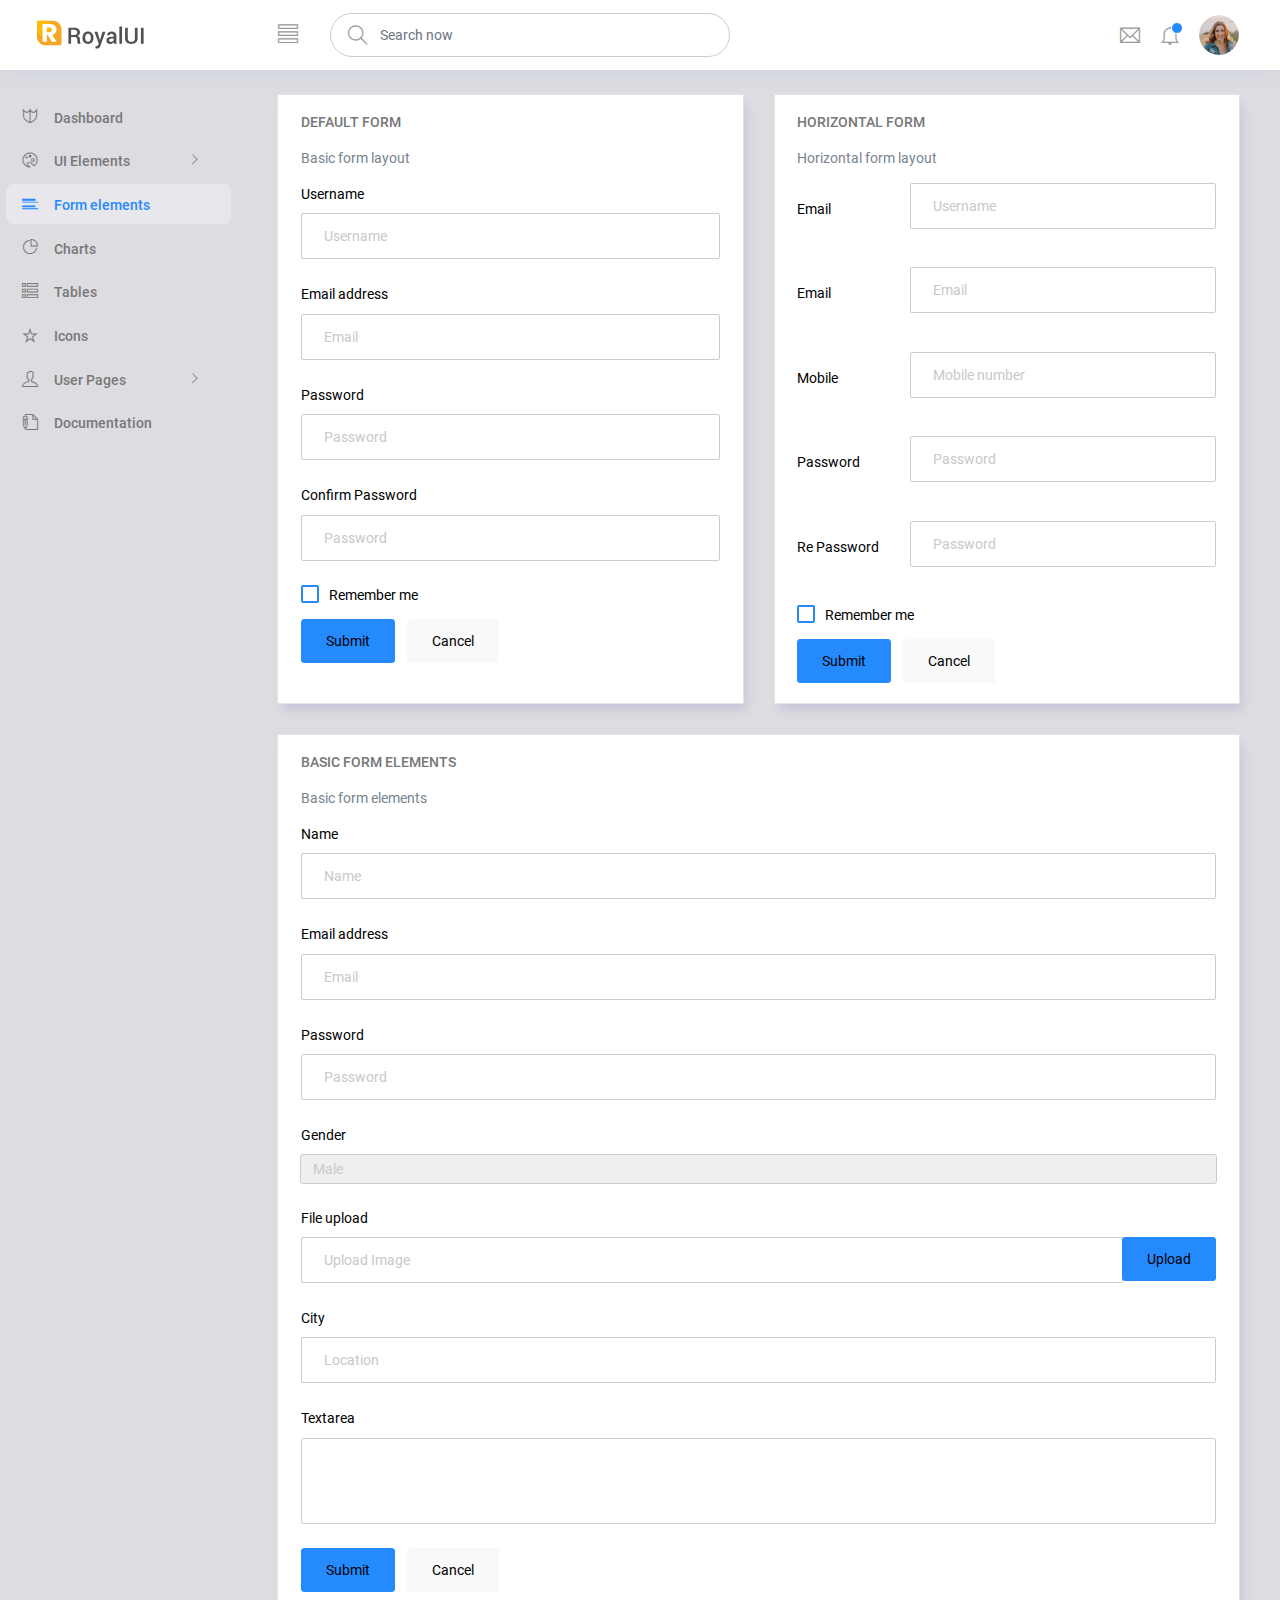
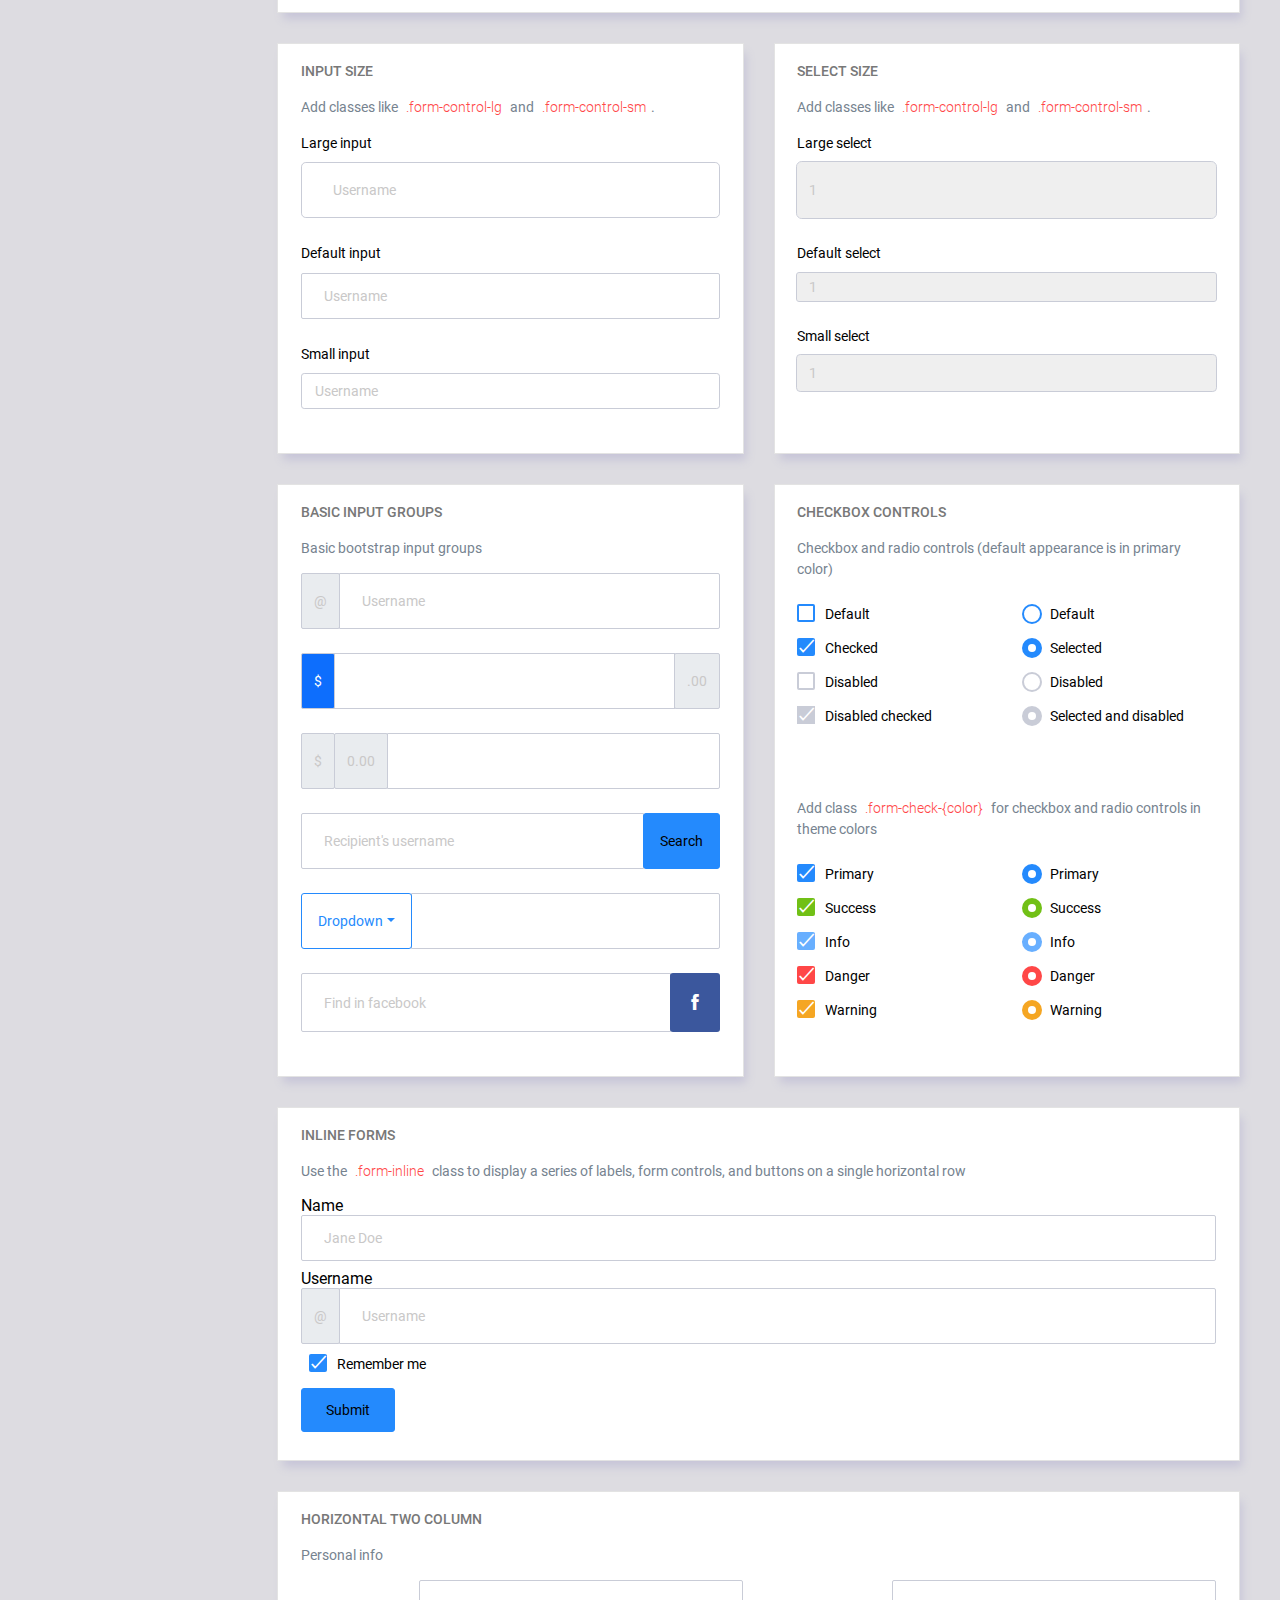
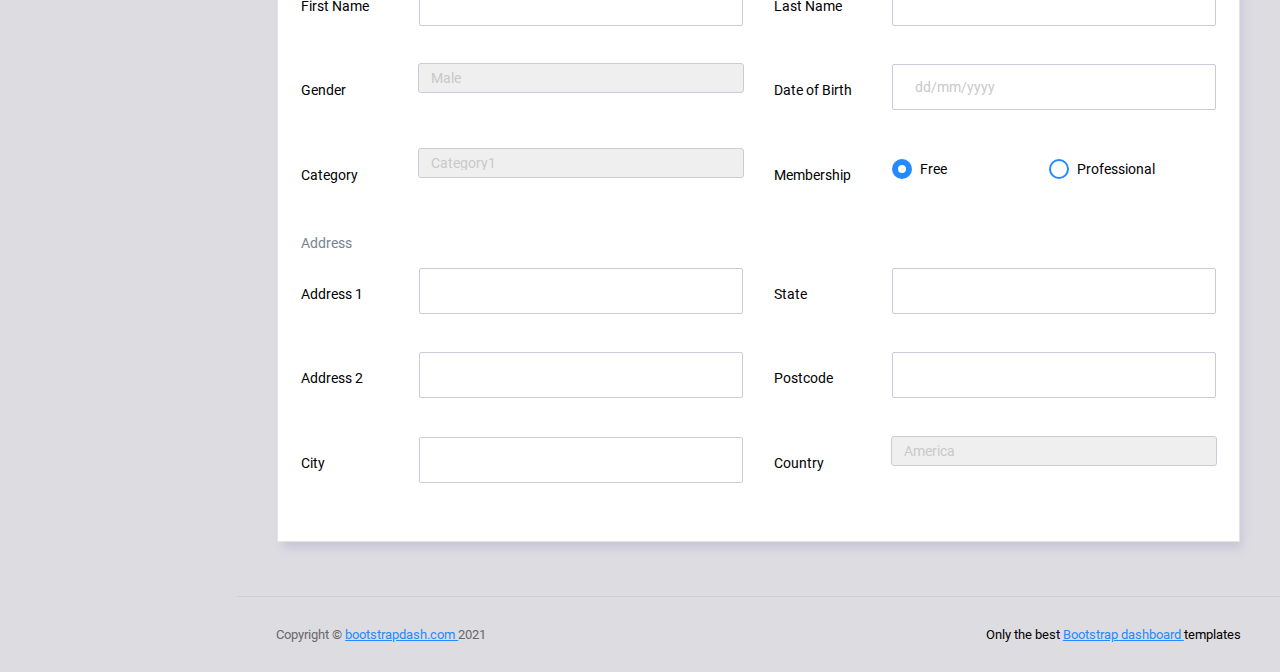
<file: bookings/static/admin/pages/forms/basic_elements.html>
<!DOCTYPE html>
<html lang="en">

<head>
  <!-- Required meta tags -->
  <meta charset="utf-8">
  <meta name="viewport" content="width=device-width, initial-scale=1, shrink-to-fit=no">
  <title>RoyalUI Admin</title>
  <!-- plugins:css -->
  <link rel="stylesheet" href="../../vendors/ti-icons/css/themify-icons.css">
  <link rel="stylesheet" href="../../vendors/base/vendor.bundle.base.css">
  <!-- endinject -->
  <!-- plugin css for this page -->
  <!-- End plugin css for this page -->
  <!-- inject:css -->
  <link rel="stylesheet" href="../../css/style.css">
  <!-- endinject -->
  <link rel="shortcut icon" href="../../images/favicon.png" />
</head>

<body>
  <div class="container-scroller">
    <!-- partial:../../partials/_navbar.html -->
    <nav class="navbar col-lg-12 col-12 p-0 fixed-top d-flex flex-row">
      <div class="text-center navbar-brand-wrapper d-flex align-items-center justify-content-center">
        <a class="navbar-brand brand-logo me-5" href="../../index.html"><img src="../../images/logo.svg" class="me-2" alt="logo"/></a>
        <a class="navbar-brand brand-logo-mini" href="../../index.html"><img src="../../images/logo-mini.svg" alt="logo"/></a>
      </div>
      <div class="navbar-menu-wrapper d-flex align-items-center justify-content-end">
        <button class="navbar-toggler navbar-toggler align-self-center" type="button" data-toggle="minimize">
          <span class="ti-view-list"></span>
        </button>
        <ul class="navbar-nav mr-lg-2">
          <li class="nav-item nav-search d-none d-lg-block">
            <div class="input-group">
              <div class="input-group-prepend hover-cursor" id="navbar-search-icon">
                <span class="input-group-text" id="search">
                  <i class="ti-search"></i>
                </span>
              </div>
              <input type="text" class="form-control" id="navbar-search-input" placeholder="Search now" aria-label="search" aria-describedby="search">
            </div>
          </li>
        </ul>
        <ul class="navbar-nav navbar-nav-right">
          <li class="nav-item dropdown me-1">
            <a class="nav-link count-indicator dropdown-toggle d-flex justify-content-center align-items-center" id="messageDropdown" href="#" data-bs-toggle="dropdown">
              <i class="ti-email mx-0"></i>
            </a>
            <div class="dropdown-menu dropdown-menu-right navbar-dropdown" aria-labelledby="messageDropdown">
              <p class="mb-0 font-weight-normal float-left dropdown-header">Messages</p>
              <a class="dropdown-item">
                <div class="item-thumbnail">
                    <img src="../../images/faces/face4.jpg" alt="image" class="profile-pic">
                </div>
                <div class="item-content flex-grow">
                  <h6 class="ellipsis font-weight-normal">David Grey
                  </h6>
                  <p class="font-weight-light small-text text-muted mb-0">
                    The meeting is cancelled
                  </p>
                </div>
              </a>
              <a class="dropdown-item">
                <div class="item-thumbnail">
                    <img src="../../images/faces/face2.jpg" alt="image" class="profile-pic">
                </div>
                <div class="item-content flex-grow">
                  <h6 class="ellipsis font-weight-normal">Tim Cook
                  </h6>
                  <p class="font-weight-light small-text text-muted mb-0">
                    New product launch
                  </p>
                </div>
              </a>
              <a class="dropdown-item">
                <div class="item-thumbnail">
                    <img src="../../images/faces/face3.jpg" alt="image" class="profile-pic">
                </div>
                <div class="item-content flex-grow">
                  <h6 class="ellipsis font-weight-normal"> Johnson
                  </h6>
                  <p class="font-weight-light small-text text-muted mb-0">
                    Upcoming board meeting
                  </p>
                </div>
              </a>
            </div>
          </li>
          <li class="nav-item dropdown">
            <a class="nav-link count-indicator dropdown-toggle" id="notificationDropdown" href="#" data-bs-toggle="dropdown">
              <i class="ti-bell mx-0"></i>
              <span class="count"></span>
            </a>
            <div class="dropdown-menu dropdown-menu-right navbar-dropdown" aria-labelledby="notificationDropdown">
              <p class="mb-0 font-weight-normal float-left dropdown-header">Notifications</p>
              <a class="dropdown-item">
                <div class="item-thumbnail">
                  <div class="item-icon bg-success">
                    <i class="ti-info-alt mx-0"></i>
                  </div>
                </div>
                <div class="item-content">
                  <h6 class="font-weight-normal">Application Error</h6>
                  <p class="font-weight-light small-text mb-0 text-muted">
                    Just now
                  </p>
                </div>
              </a>
              <a class="dropdown-item">
                <div class="item-thumbnail">
                  <div class="item-icon bg-warning">
                    <i class="ti-settings mx-0"></i>
                  </div>
                </div>
                <div class="item-content">
                  <h6 class="font-weight-normal">Settings</h6>
                  <p class="font-weight-light small-text mb-0 text-muted">
                    Private message
                  </p>
                </div>
              </a>
              <a class="dropdown-item">
                <div class="item-thumbnail">
                  <div class="item-icon bg-info">
                    <i class="ti-user mx-0"></i>
                  </div>
                </div>
                <div class="item-content">
                  <h6 class="font-weight-normal">New user registration</h6>
                  <p class="font-weight-light small-text mb-0 text-muted">
                    2 days ago
                  </p>
                </div>
              </a>
            </div>
          </li>
          <li class="nav-item nav-profile dropdown">
            <a class="nav-link dropdown-toggle" href="#" data-bs-toggle="dropdown" id="profileDropdown">
              <img src="../../images/faces/face28.jpg" alt="profile"/>
            </a>
            <div class="dropdown-menu dropdown-menu-right navbar-dropdown" aria-labelledby="profileDropdown">
              <a class="dropdown-item">
                <i class="ti-settings text-primary"></i>
                Settings
              </a>
              <a class="dropdown-item">
                <i class="ti-power-off text-primary"></i>
                Logout
              </a>
            </div>
          </li>
        </ul>
        <button class="navbar-toggler navbar-toggler-right d-lg-none align-self-center" type="button" data-toggle="offcanvas">
          <span class="ti-view-list"></span>
        </button>
      </div>
    </nav>
    <!-- partial -->
    <div class="container-fluid page-body-wrapper">
      <!-- partial:../../partials/_sidebar.html -->
      <nav class="sidebar sidebar-offcanvas" id="sidebar">
        <ul class="nav">
          <li class="nav-item">
            <a class="nav-link" href="../../index.html">
              <i class="ti-shield menu-icon"></i>
              <span class="menu-title">Dashboard</span>
            </a>
          </li>
          <li class="nav-item">
            <a class="nav-link" data-bs-toggle="collapse" href="#ui-basic" aria-expanded="false" aria-controls="ui-basic">
              <i class="ti-palette menu-icon"></i>
              <span class="menu-title">UI Elements</span>
              <i class="menu-arrow"></i>
            </a>
            <div class="collapse" id="ui-basic">
              <ul class="nav flex-column sub-menu">
                <li class="nav-item"> <a class="nav-link" href="../../pages/ui-features/buttons.html">Buttons</a></li>
                <li class="nav-item"> <a class="nav-link" href="../../pages/ui-features/typography.html">Typography</a></li>
              </ul>
            </div>
          </li>
          <li class="nav-item">
            <a class="nav-link" href="../../pages/forms/basic_elements.html">
              <i class="ti-layout-list-post menu-icon"></i>
              <span class="menu-title">Form elements</span>
            </a>
          </li>
          <li class="nav-item">
            <a class="nav-link" href="../../pages/charts/chartjs.html">
              <i class="ti-pie-chart menu-icon"></i>
              <span class="menu-title">Charts</span>
            </a>
          </li>
          <li class="nav-item">
            <a class="nav-link" href="../../pages/tables/basic-table.html">
              <i class="ti-view-list-alt menu-icon"></i>
              <span class="menu-title">Tables</span>
            </a>
          </li>
          <li class="nav-item">
            <a class="nav-link" href="../../pages/icons/themify.html">
              <i class="ti-star menu-icon"></i>
              <span class="menu-title">Icons</span>
            </a>
          </li>
          <li class="nav-item">
            <a class="nav-link" data-bs-toggle="collapse" href="#auth" aria-expanded="false" aria-controls="auth">
              <i class="ti-user menu-icon"></i>
              <span class="menu-title">User Pages</span>
              <i class="menu-arrow"></i>
            </a>
            <div class="collapse" id="auth">
              <ul class="nav flex-column sub-menu">
                <li class="nav-item"> <a class="nav-link" href="../../pages/samples/login.html"> Login </a></li>
                <li class="nav-item"> <a class="nav-link" href="../../pages/samples/login-2.html"> Login 2 </a></li>
                <li class="nav-item"> <a class="nav-link" href="../../pages/samples/register.html"> Register </a></li>
                <li class="nav-item"> <a class="nav-link" href="../../pages/samples/register-2.html"> Register 2 </a></li>
                <li class="nav-item"> <a class="nav-link" href="../../pages/samples/lock-screen.html"> Lockscreen </a></li>
              </ul>
            </div>
          </li>
          <li class="nav-item">
            <a class="nav-link" href="../../documentation/documentation.html">
              <i class="ti-write menu-icon"></i>
              <span class="menu-title">Documentation</span>
            </a>
          </li>
        </ul>
      </nav>
      <!-- partial -->
      <div class="main-panel">        
        <div class="content-wrapper">
          <div class="row">
            <div class="col-md-6 grid-margin stretch-card">
              <div class="card">
                <div class="card-body">
                  <h4 class="card-title">Default form</h4>
                  <p class="card-description">
                    Basic form layout
                  </p>
                  <form class="forms-sample">
                    <div class="form-group">
                      <label for="exampleInputUsername1">Username</label>
                      <input type="text" class="form-control" id="exampleInputUsername1" placeholder="Username">
                    </div>
                    <div class="form-group">
                      <label for="exampleInputEmail1">Email address</label>
                      <input type="email" class="form-control" id="exampleInputEmail1" placeholder="Email">
                    </div>
                    <div class="form-group">
                      <label for="exampleInputPassword1">Password</label>
                      <input type="password" class="form-control" id="exampleInputPassword1" placeholder="Password">
                    </div>
                    <div class="form-group">
                      <label for="exampleInputConfirmPassword1">Confirm Password</label>
                      <input type="password" class="form-control" id="exampleInputConfirmPassword1" placeholder="Password">
                    </div>
                    <div class="form-check form-check-flat form-check-primary">
                      <label class="form-check-label">
                        <input type="checkbox" class="form-check-input">
                        Remember me
                      </label>
                    </div>
                    <button type="submit" class="btn btn-primary me-2">Submit</button>
                    <button class="btn btn-light">Cancel</button>
                  </form>
                </div>
              </div>
            </div>
            <div class="col-md-6 grid-margin stretch-card">
              <div class="card">
                <div class="card-body">
                  <h4 class="card-title">Horizontal Form</h4>
                  <p class="card-description">
                    Horizontal form layout
                  </p>
                  <form class="forms-sample">
                    <div class="form-group row">
                      <label for="exampleInputUsername2" class="col-sm-3 col-form-label">Email</label>
                      <div class="col-sm-9">
                        <input type="text" class="form-control" id="exampleInputUsername2" placeholder="Username">
                      </div>
                    </div>
                    <div class="form-group row">
                      <label for="exampleInputEmail2" class="col-sm-3 col-form-label">Email</label>
                      <div class="col-sm-9">
                        <input type="email" class="form-control" id="exampleInputEmail2" placeholder="Email">
                      </div>
                    </div>
                    <div class="form-group row">
                      <label for="exampleInputMobile" class="col-sm-3 col-form-label">Mobile</label>
                      <div class="col-sm-9">
                        <input type="text" class="form-control" id="exampleInputMobile" placeholder="Mobile number">
                      </div>
                    </div>
                    <div class="form-group row">
                      <label for="exampleInputPassword2" class="col-sm-3 col-form-label">Password</label>
                      <div class="col-sm-9">
                        <input type="password" class="form-control" id="exampleInputPassword2" placeholder="Password">
                      </div>
                    </div>
                    <div class="form-group row">
                      <label for="exampleInputConfirmPassword2" class="col-sm-3 col-form-label">Re Password</label>
                      <div class="col-sm-9">
                        <input type="password" class="form-control" id="exampleInputConfirmPassword2" placeholder="Password">
                      </div>
                    </div>
                    <div class="form-check form-check-flat form-check-primary">
                      <label class="form-check-label">
                        <input type="checkbox" class="form-check-input">
                        Remember me
                      </label>
                    </div>
                    <button type="submit" class="btn btn-primary me-2">Submit</button>
                    <button class="btn btn-light">Cancel</button>
                  </form>
                </div>
              </div>
            </div>
            <div class="col-12 grid-margin stretch-card">
              <div class="card">
                <div class="card-body">
                  <h4 class="card-title">Basic form elements</h4>
                  <p class="card-description">
                    Basic form elements
                  </p>
                  <form class="forms-sample">
                    <div class="form-group">
                      <label for="exampleInputName1">Name</label>
                      <input type="text" class="form-control" id="exampleInputName1" placeholder="Name">
                    </div>
                    <div class="form-group">
                      <label for="exampleInputEmail3">Email address</label>
                      <input type="email" class="form-control" id="exampleInputEmail3" placeholder="Email">
                    </div>
                    <div class="form-group">
                      <label for="exampleInputPassword4">Password</label>
                      <input type="password" class="form-control" id="exampleInputPassword4" placeholder="Password">
                    </div>
                    <div class="form-group">
                      <label for="exampleSelectGender">Gender</label>
                        <select class="form-control" id="exampleSelectGender">
                          <option>Male</option>
                          <option>Female</option>
                        </select>
                      </div>
                    <div class="form-group">
                      <label>File upload</label>
                      <input type="file" name="img[]" class="file-upload-default">
                      <div class="input-group col-xs-12">
                        <input type="text" class="form-control file-upload-info" disabled placeholder="Upload Image">
                        <span class="input-group-append">
                          <button class="file-upload-browse btn btn-primary" type="button">Upload</button>
                        </span>
                      </div>
                    </div>
                    <div class="form-group">
                      <label for="exampleInputCity1">City</label>
                      <input type="text" class="form-control" id="exampleInputCity1" placeholder="Location">
                    </div>
                    <div class="form-group">
                      <label for="exampleTextarea1">Textarea</label>
                      <textarea class="form-control" id="exampleTextarea1" rows="4"></textarea>
                    </div>
                    <button type="submit" class="btn btn-primary me-2">Submit</button>
                    <button class="btn btn-light">Cancel</button>
                  </form>
                </div>
              </div>
            </div>
            <div class="col-md-6 grid-margin stretch-card">
              <div class="card">
                <div class="card-body">
                  <h4 class="card-title">Input size</h4>
                  <p class="card-description">
                    Add classes like <code>.form-control-lg</code> and <code>.form-control-sm</code>.
                  </p>
                  <div class="form-group">
                    <label>Large input</label>
                    <input type="text" class="form-control form-control-lg" placeholder="Username" aria-label="Username">
                  </div>
                  <div class="form-group">
                    <label>Default input</label>
                    <input type="text" class="form-control" placeholder="Username" aria-label="Username">
                  </div>
                  <div class="form-group">
                    <label>Small input</label>
                    <input type="text" class="form-control form-control-sm" placeholder="Username" aria-label="Username">
                  </div>
                </div>
              </div>
            </div>
            <div class="col-md-6 grid-margin stretch-card">
              <div class="card">
                <div class="card-body">
                  <h4 class="card-title">Select size</h4>
                  <p class="card-description">
                    Add classes like <code>.form-control-lg</code> and <code>.form-control-sm</code>.                    
                  </p>
                  <div class="form-group">
                    <label for="exampleFormControlSelect1">Large select</label>
                    <select class="form-control form-control-lg" id="exampleFormControlSelect1">
                      <option>1</option>
                      <option>2</option>
                      <option>3</option>
                      <option>4</option>
                      <option>5</option>
                    </select>
                  </div>
                  <div class="form-group">
                    <label for="exampleFormControlSelect2">Default select</label>
                    <select class="form-control" id="exampleFormControlSelect2">
                      <option>1</option>
                      <option>2</option>
                      <option>3</option>
                      <option>4</option>
                      <option>5</option>
                    </select>
                  </div>
                  <div class="form-group">
                    <label for="exampleFormControlSelect3">Small select</label>
                    <select class="form-control form-control-sm" id="exampleFormControlSelect3">
                      <option>1</option>
                      <option>2</option>
                      <option>3</option>
                      <option>4</option>
                      <option>5</option>
                    </select>
                  </div>
                </div>
              </div>
            </div>
            <div class="col-md-6 grid-margin stretch-card">
              <div class="card">
                <div class="card-body">
                  <h4 class="card-title">Basic input groups</h4>
                  <p class="card-description">
                    Basic bootstrap input groups
                  </p>
                  <div class="form-group">
                    <div class="input-group">
                      <div class="input-group-prepend">
                        <span class="input-group-text">@</span>
                      </div>
                      <input type="text" class="form-control" placeholder="Username" aria-label="Username">
                    </div>
                  </div>
                  <div class="form-group">
                    <div class="input-group">
                      <div class="input-group-prepend">
                        <span class="input-group-text bg-primary text-white">$</span>
                      </div>
                      <input type="text" class="form-control" aria-label="Amount (to the nearest dollar)">
                      <div class="input-group-append">
                        <span class="input-group-text">.00</span>
                      </div>
                    </div>
                  </div>
                  <div class="form-group">
                    <div class="input-group">
                      <div class="input-group-prepend">
                        <span class="input-group-text">$</span>
                      </div>
                      <div class="input-group-prepend">
                        <span class="input-group-text">0.00</span>
                      </div>
                      <input type="text" class="form-control" aria-label="Amount (to the nearest dollar)">
                    </div>
                  </div>
                  <div class="form-group">
                    <div class="input-group">
                      <input type="text" class="form-control" placeholder="Recipient's username" aria-label="Recipient's username">
                      <div class="input-group-append">
                        <button class="btn btn-sm btn-primary" type="button">Search</button>
                      </div>
                    </div>
                  </div>
                  <div class="form-group">
                    <div class="input-group">
                      <div class="input-group-prepend">
                        <button class="btn btn-sm btn-outline-primary dropdown-toggle" type="button" data-bs-toggle="dropdown" aria-haspopup="true" aria-expanded="false">Dropdown</button>
                        <div class="dropdown-menu">
                          <a class="dropdown-item" href="#">Action</a>
                          <a class="dropdown-item" href="#">Another action</a>
                          <a class="dropdown-item" href="#">Something else here</a>
                          <div role="separator" class="dropdown-divider"></div>
                          <a class="dropdown-item" href="#">Separated link</a>
                        </div>
                      </div>
                      <input type="text" class="form-control" aria-label="Text input with dropdown button">
                    </div>
                  </div>
                  <div class="form-group">
                    <div class="input-group">
                      <input type="text" class="form-control" placeholder="Find in facebook" aria-label="Recipient's username">
                      <div class="input-group-append">
                        <button class="btn btn-sm btn-facebook" type="button">
                          <i class="ti-facebook"></i>
                        </button>
                      </div>
                    </div>
                  </div>
                </div>
              </div>
            </div>
            <div class="col-md-6 grid-margin stretch-card">
              <div class="card">
                <div class="card-body">
                  <h4 class="card-title">Checkbox Controls</h4>
                  <p class="card-description">Checkbox and radio controls (default appearance is in primary color)</p>
                  <form>
                    <div class="row">
                      <div class="col-md-6">
                        <div class="form-group">
                          <div class="form-check">
                            <label class="form-check-label">
                              <input type="checkbox" class="form-check-input">
                              Default
                            </label>
                          </div>
                          <div class="form-check">
                            <label class="form-check-label">
                              <input type="checkbox" class="form-check-input" checked>
                              Checked
                            </label>
                          </div>
                          <div class="form-check">
                            <label class="form-check-label">
                              <input type="checkbox" class="form-check-input" disabled>
                              Disabled
                            </label>
                          </div>
                          <div class="form-check">
                            <label class="form-check-label">
                              <input type="checkbox" class="form-check-input" disabled checked>
                              Disabled checked
                            </label>
                          </div>
                        </div>
                      </div>
                      <div class="col-md-6">
                        <div class="form-group">
                          <div class="form-check">
                            <label class="form-check-label">
                              <input type="radio" class="form-check-input" name="optionsRadios" id="optionsRadios1" value="">
                              Default
                            </label>
                          </div>
                          <div class="form-check">
                            <label class="form-check-label">
                              <input type="radio" class="form-check-input" name="optionsRadios" id="optionsRadios2" value="option2" checked>
                              Selected
                            </label>
                          </div>
                          <div class="form-check">
                            <label class="form-check-label">
                              <input type="radio" class="form-check-input" name="optionsRadios2" id="optionsRadios3" value="option3" disabled>
                              Disabled
                            </label>
                          </div>
                          <div class="form-check">
                            <label class="form-check-label">
                              <input type="radio" class="form-check-input" name="optionsRadio2" id="optionsRadios4" value="option4" disabled checked>
                              Selected and disabled
                            </label>
                          </div>
                        </div>
                      </div>
                    </div>
                  </form>
                </div>
                <div class="card-body">
                  <p class="card-description">Add class <code>.form-check-{color}</code> for checkbox and radio controls in theme colors</p>
                  <form>
                    <div class="row">
                      <div class="col-md-6">
                        <div class="form-group">
                          <div class="form-check form-check-primary">
                            <label class="form-check-label">
                              <input type="checkbox" class="form-check-input" checked>
                              Primary
                            </label>
                          </div>
                          <div class="form-check form-check-success">
                            <label class="form-check-label">
                              <input type="checkbox" class="form-check-input" checked>
                              Success
                            </label>
                          </div>
                          <div class="form-check form-check-info">
                            <label class="form-check-label">
                              <input type="checkbox" class="form-check-input" checked>
                              Info
                            </label>
                          </div>
                          <div class="form-check form-check-danger">
                            <label class="form-check-label">
                              <input type="checkbox" class="form-check-input" checked>
                              Danger
                            </label>
                          </div>
                          <div class="form-check form-check-warning">
                            <label class="form-check-label">
                              <input type="checkbox" class="form-check-input" checked>
                              Warning
                            </label>
                          </div>
                        </div>
                      </div>
                      <div class="col-md-6">
                        <div class="form-group">
                          <div class="form-check form-check-primary">
                            <label class="form-check-label">
                              <input type="radio" class="form-check-input" name="ExampleRadio1" id="ExampleRadio1" checked>
                              Primary
                            </label>
                          </div>
                          <div class="form-check form-check-success">
                            <label class="form-check-label">
                              <input type="radio" class="form-check-input" name="ExampleRadio2" id="ExampleRadio2" checked>
                              Success
                            </label>
                          </div>
                          <div class="form-check form-check-info">
                            <label class="form-check-label">
                              <input type="radio" class="form-check-input" name="ExampleRadio3" id="ExampleRadio3" checked>
                              Info
                            </label>
                          </div>
                          <div class="form-check form-check-danger">
                            <label class="form-check-label">
                              <input type="radio" class="form-check-input" name="ExampleRadio4" id="ExampleRadio4" checked>
                              Danger
                            </label>
                          </div>
                          <div class="form-check form-check-warning">
                            <label class="form-check-label">
                              <input type="radio" class="form-check-input" name="ExampleRadio5" id="ExampleRadio5" checked>
                              Warning
                            </label>
                          </div>
                        </div>
                      </div>
                    </div>
                  </form>
                </div>
              </div>
            </div>
            <div class="col-12 grid-margin stretch-card">
              <div class="card">
                <div class="card-body">
                  <h4 class="card-title">Inline forms</h4>
                  <p class="card-description">
                    Use the <code>.form-inline</code> class to display a series of labels, form controls, and buttons on a single horizontal row
                  </p>
                  <form class="form-inline">
                    <label class="sr-only" for="inlineFormInputName2">Name</label>
                    <input type="text" class="form-control mb-2 mr-sm-2" id="inlineFormInputName2" placeholder="Jane Doe">
                  
                    <label class="sr-only" for="inlineFormInputGroupUsername2">Username</label>
                    <div class="input-group mb-2 mr-sm-2">
                      <div class="input-group-prepend">
                        <div class="input-group-text">@</div>
                      </div>
                      <input type="text" class="form-control" id="inlineFormInputGroupUsername2" placeholder="Username">
                    </div>
                    <div class="form-check mx-sm-2">
                      <label class="form-check-label">
                        <input type="checkbox" class="form-check-input" checked>
                        Remember me
                      </label>
                    </div>
                    <button type="submit" class="btn btn-primary mb-2">Submit</button>
                  </form>
                </div>
              </div>
            </div>
            <div class="col-12 grid-margin">
              <div class="card">
                <div class="card-body">
                  <h4 class="card-title">Horizontal Two column</h4>
                  <form class="form-sample">
                    <p class="card-description">
                      Personal info
                    </p>
                    <div class="row">
                      <div class="col-md-6">
                        <div class="form-group row">
                          <label class="col-sm-3 col-form-label">First Name</label>
                          <div class="col-sm-9">
                            <input type="text" class="form-control" />
                          </div>
                        </div>
                      </div>
                      <div class="col-md-6">
                        <div class="form-group row">
                          <label class="col-sm-3 col-form-label">Last Name</label>
                          <div class="col-sm-9">
                            <input type="text" class="form-control" />
                          </div>
                        </div>
                      </div>
                    </div>
                    <div class="row">
                      <div class="col-md-6">
                        <div class="form-group row">
                          <label class="col-sm-3 col-form-label">Gender</label>
                          <div class="col-sm-9">
                            <select class="form-control">
                              <option>Male</option>
                              <option>Female</option>
                            </select>
                          </div>
                        </div>
                      </div>
                      <div class="col-md-6">
                        <div class="form-group row">
                          <label class="col-sm-3 col-form-label">Date of Birth</label>
                          <div class="col-sm-9">
                            <input class="form-control" placeholder="dd/mm/yyyy"/>
                          </div>
                        </div>
                      </div>
                    </div>
                    <div class="row">
                      <div class="col-md-6">
                        <div class="form-group row">
                          <label class="col-sm-3 col-form-label">Category</label>
                          <div class="col-sm-9">
                            <select class="form-control">
                              <option>Category1</option>
                              <option>Category2</option>
                              <option>Category3</option>
                              <option>Category4</option>
                            </select>
                          </div>
                        </div>
                      </div>
                      <div class="col-md-6">
                        <div class="form-group row">
                          <label class="col-sm-3 col-form-label">Membership</label>
                          <div class="col-sm-4">
                            <div class="form-check">
                              <label class="form-check-label">
                                <input type="radio" class="form-check-input" name="membershipRadios" id="membershipRadios1" value="" checked>
                                Free
                              </label>
                            </div>
                          </div>
                          <div class="col-sm-5">
                            <div class="form-check">
                              <label class="form-check-label">
                                <input type="radio" class="form-check-input" name="membershipRadios" id="membershipRadios2" value="option2">
                                Professional
                              </label>
                            </div>
                          </div>
                        </div>
                      </div>
                    </div>
                    <p class="card-description">
                      Address
                    </p>
                    <div class="row">
                      <div class="col-md-6">
                        <div class="form-group row">
                          <label class="col-sm-3 col-form-label">Address 1</label>
                          <div class="col-sm-9">
                            <input type="text" class="form-control" />
                          </div>
                        </div>
                      </div>
                      <div class="col-md-6">
                        <div class="form-group row">
                          <label class="col-sm-3 col-form-label">State</label>
                          <div class="col-sm-9">
                            <input type="text" class="form-control" />
                          </div>
                        </div>
                      </div>
                    </div>
                    <div class="row">
                      <div class="col-md-6">
                        <div class="form-group row">
                          <label class="col-sm-3 col-form-label">Address 2</label>
                          <div class="col-sm-9">
                            <input type="text" class="form-control" />
                          </div>
                        </div>
                      </div>
                      <div class="col-md-6">
                        <div class="form-group row">
                          <label class="col-sm-3 col-form-label">Postcode</label>
                          <div class="col-sm-9">
                            <input type="text" class="form-control" />
                          </div>
                        </div>
                      </div>
                    </div>
                    <div class="row">
                      <div class="col-md-6">
                        <div class="form-group row">
                          <label class="col-sm-3 col-form-label">City</label>
                          <div class="col-sm-9">
                            <input type="text" class="form-control" />
                          </div>
                        </div>
                      </div>
                      <div class="col-md-6">
                        <div class="form-group row">
                          <label class="col-sm-3 col-form-label">Country</label>
                          <div class="col-sm-9">
                            <select class="form-control">
                              <option>America</option>
                              <option>Italy</option>
                              <option>Russia</option>
                              <option>Britain</option>
                            </select>
                          </div>
                        </div>
                      </div>
                    </div>
                  </form>
                </div>
              </div>
            </div>
          </div>
        </div>
        <!-- content-wrapper ends -->
        <!-- partial:../../partials/_footer.html -->
        <footer class="footer">
          <div class="d-sm-flex justify-content-center justify-content-sm-between">
            <span class="text-muted text-center text-sm-left d-block d-sm-inline-block">Copyright © <a href="https://www.bootstrapdash.com/" target="_blank">bootstrapdash.com </a>2021</span>
            <span class="float-none float-sm-right d-block mt-1 mt-sm-0 text-center">Only the best <a href="https://www.bootstrapdash.com/" target="_blank"> Bootstrap dashboard </a> templates</span>
          </div>
        </footer>
        <!-- partial -->
      </div>
      <!-- main-panel ends -->
    </div>
    <!-- page-body-wrapper ends -->
  </div>
  <!-- container-scroller -->
  <!-- plugins:js -->
  <script src="../../vendors/base/vendor.bundle.base.js"></script>
  <!-- endinject -->
  <!-- inject:js -->
  <script src="../../js/off-canvas.js"></script>
  <script src="../../js/hoverable-collapse.js"></script>
  <script src="../../js/template.js"></script>
  <script src="../../js/todolist.js"></script>
  <!-- endinject -->
  <!-- Custom js for this page-->
  <script src="../../js/file-upload.js"></script>
  <!-- End custom js for this page-->
</body>

</html>
</file>
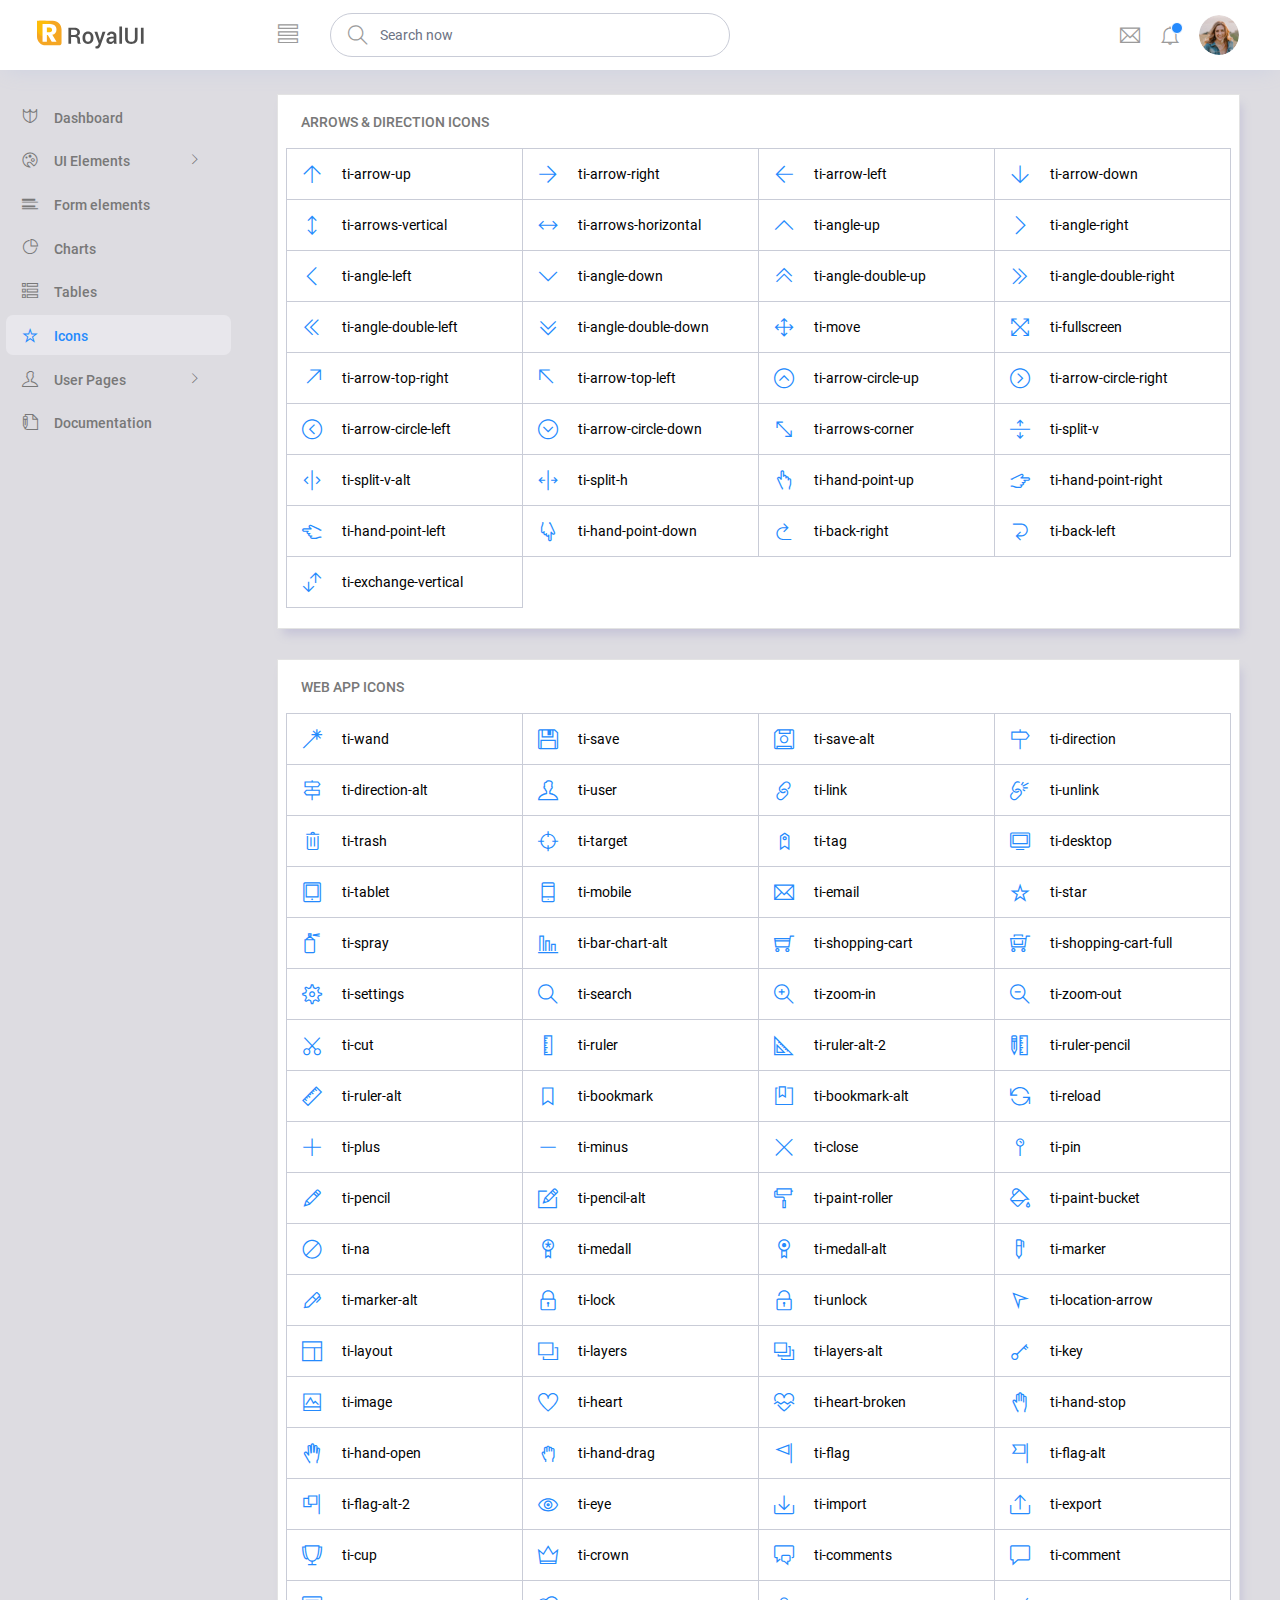
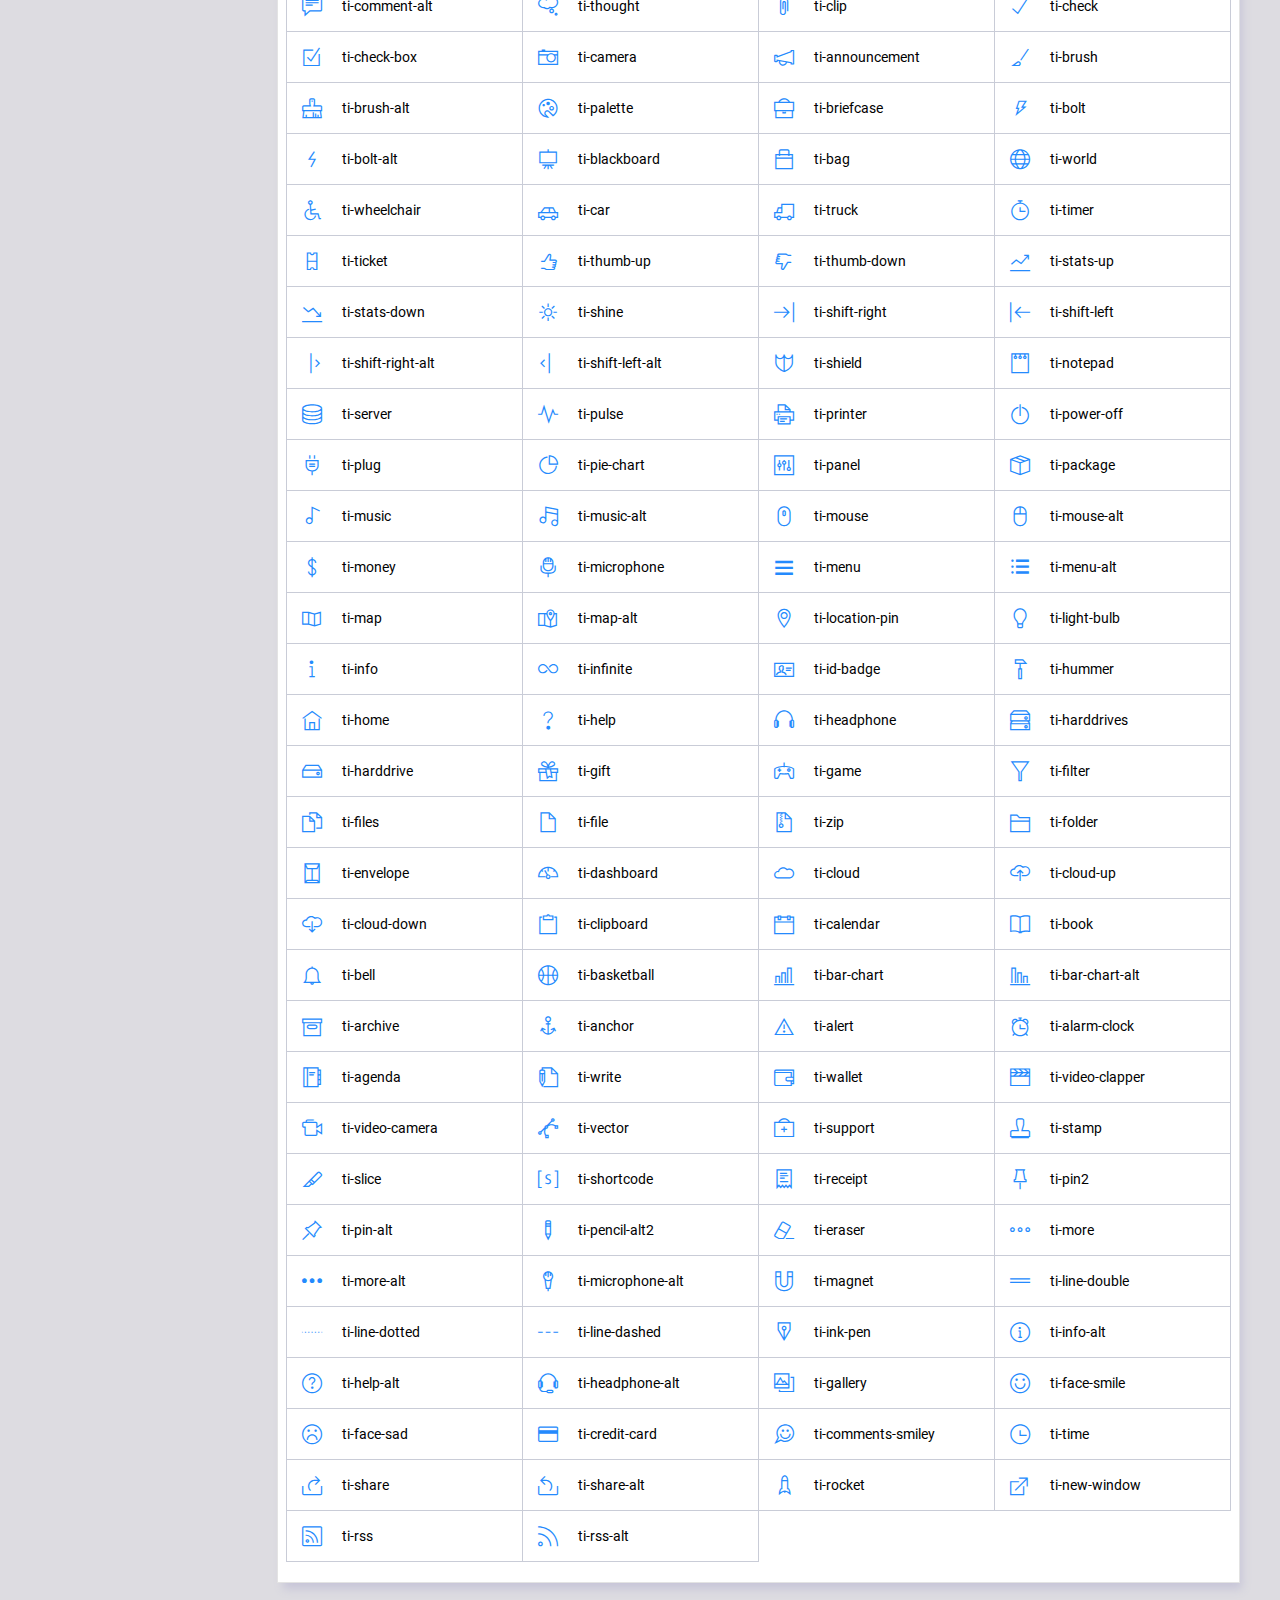
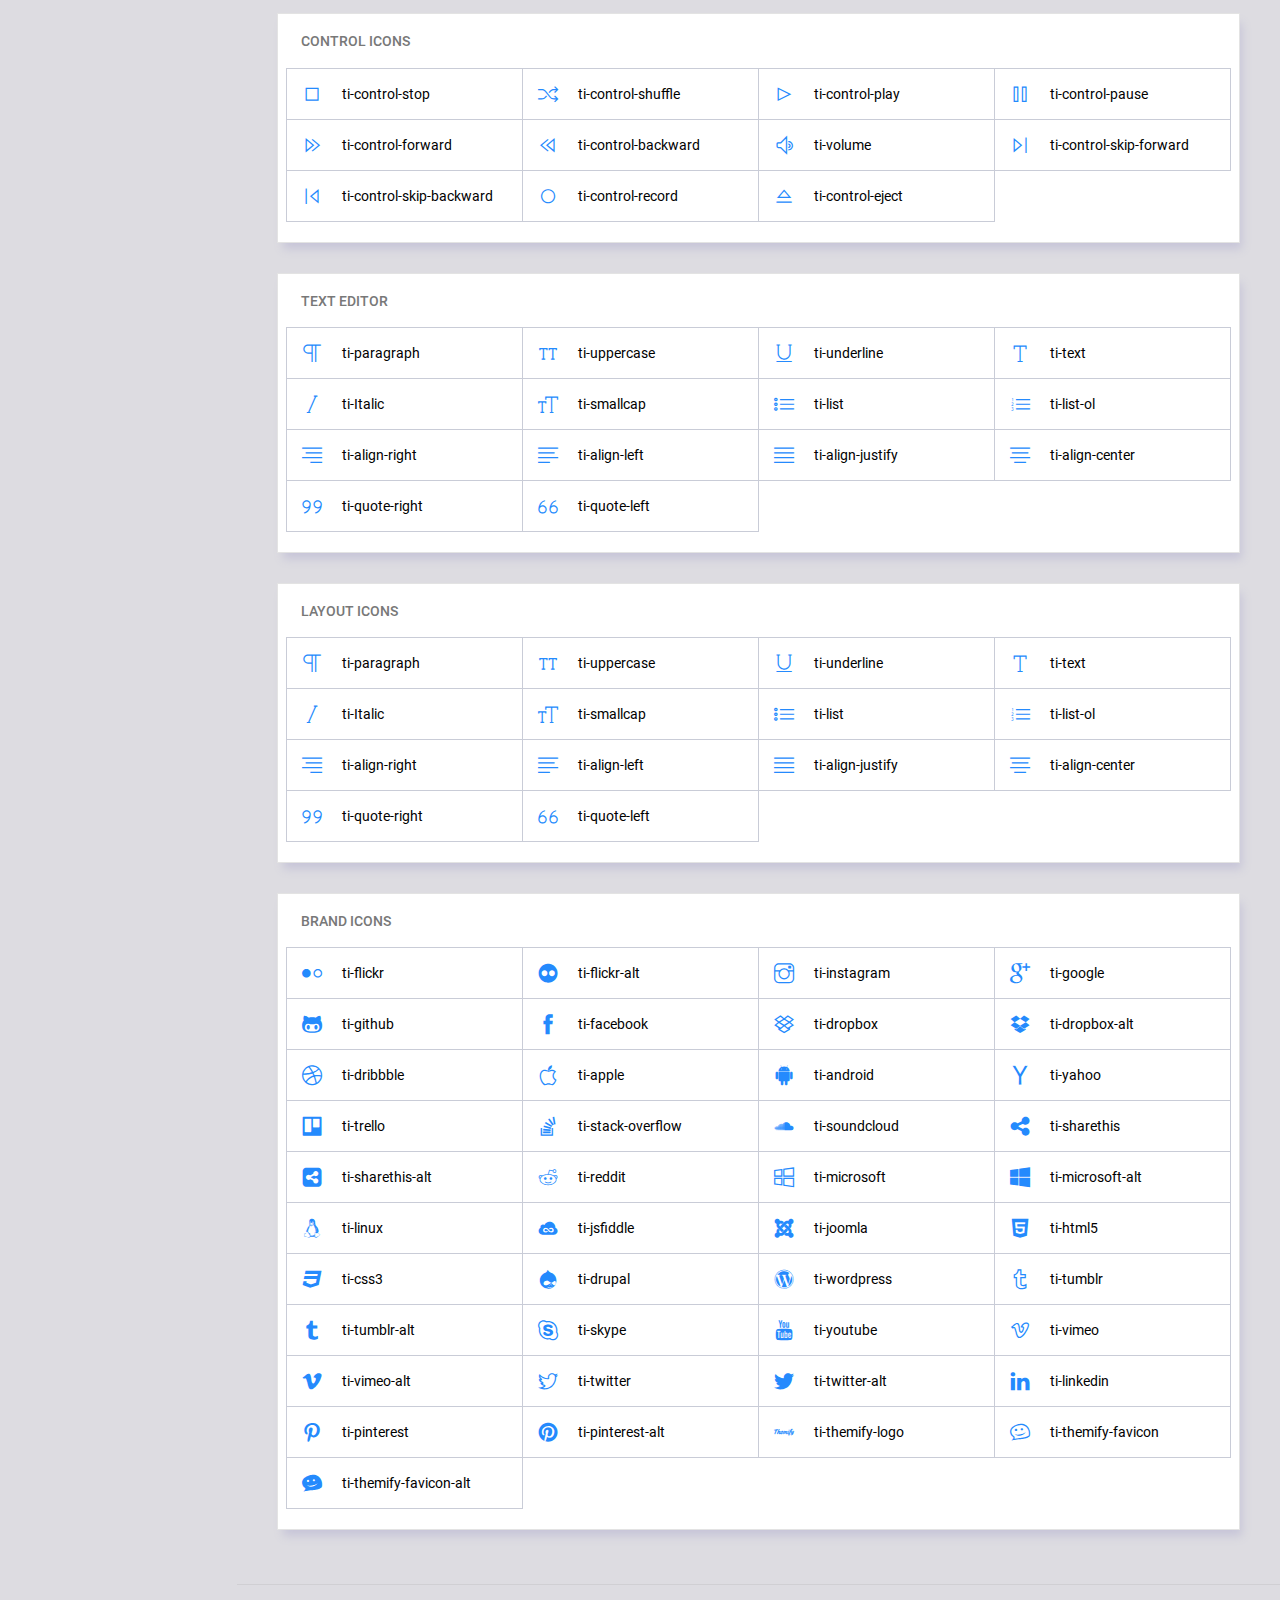
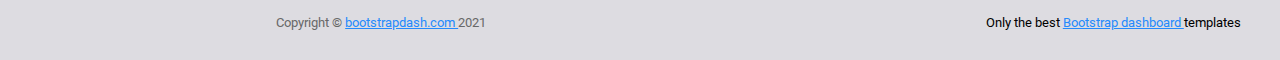
<file: bookings/static/admin/pages/icons/themify.html>
<!DOCTYPE html>
<html lang="en">

<head>
  <!-- Required meta tags -->
  <meta charset="utf-8">
  <meta name="viewport" content="width=device-width, initial-scale=1, shrink-to-fit=no">
  <title>RoyalUI Admin</title>
  <!-- plugins:css -->
  <link rel="stylesheet" href="../../vendors/ti-icons/css/themify-icons.css">
  <link rel="stylesheet" href="../../vendors/base/vendor.bundle.base.css">
  <!-- endinject -->
  <!-- plugin css for this page -->
  <!-- End plugin css for this page -->
  <!-- inject:css -->
  <link rel="stylesheet" href="../../css/style.css">
  <!-- endinject -->
  <link rel="shortcut icon" href="../../images/favicon.png" />
</head>

<body>
  <div class="container-scroller">
    <!-- partial:../../partials/_navbar.html -->
    <nav class="navbar col-lg-12 col-12 p-0 fixed-top d-flex flex-row">
      <div class="text-center navbar-brand-wrapper d-flex align-items-center justify-content-center">
        <a class="navbar-brand brand-logo me-5" href="../../index.html"><img src="../../images/logo.svg" class="me-2" alt="logo"/></a>
        <a class="navbar-brand brand-logo-mini" href="../../index.html"><img src="../../images/logo-mini.svg" alt="logo"/></a>
      </div>
      <div class="navbar-menu-wrapper d-flex align-items-center justify-content-end">
        <button class="navbar-toggler navbar-toggler align-self-center" type="button" data-toggle="minimize">
          <span class="ti-view-list"></span>
        </button>
        <ul class="navbar-nav mr-lg-2">
          <li class="nav-item nav-search d-none d-lg-block">
            <div class="input-group">
              <div class="input-group-prepend hover-cursor" id="navbar-search-icon">
                <span class="input-group-text" id="search">
                  <i class="ti-search"></i>
                </span>
              </div>
              <input type="text" class="form-control" id="navbar-search-input" placeholder="Search now" aria-label="search" aria-describedby="search">
            </div>
          </li>
        </ul>
        <ul class="navbar-nav navbar-nav-right">
          <li class="nav-item dropdown me-1">
            <a class="nav-link count-indicator dropdown-toggle d-flex justify-content-center align-items-center" id="messageDropdown" href="#" data-bs-toggle="dropdown">
              <i class="ti-email mx-0"></i>
            </a>
            <div class="dropdown-menu dropdown-menu-right navbar-dropdown" aria-labelledby="messageDropdown">
              <p class="mb-0 font-weight-normal float-left dropdown-header">Messages</p>
              <a class="dropdown-item">
                <div class="item-thumbnail">
                    <img src="../../images/faces/face4.jpg" alt="image" class="profile-pic">
                </div>
                <div class="item-content flex-grow">
                  <h6 class="ellipsis font-weight-normal">David Grey
                  </h6>
                  <p class="font-weight-light small-text text-muted mb-0">
                    The meeting is cancelled
                  </p>
                </div>
              </a>
              <a class="dropdown-item">
                <div class="item-thumbnail">
                    <img src="../../images/faces/face2.jpg" alt="image" class="profile-pic">
                </div>
                <div class="item-content flex-grow">
                  <h6 class="ellipsis font-weight-normal">Tim Cook
                  </h6>
                  <p class="font-weight-light small-text text-muted mb-0">
                    New product launch
                  </p>
                </div>
              </a>
              <a class="dropdown-item">
                <div class="item-thumbnail">
                    <img src="../../images/faces/face3.jpg" alt="image" class="profile-pic">
                </div>
                <div class="item-content flex-grow">
                  <h6 class="ellipsis font-weight-normal"> Johnson
                  </h6>
                  <p class="font-weight-light small-text text-muted mb-0">
                    Upcoming board meeting
                  </p>
                </div>
              </a>
            </div>
          </li>
          <li class="nav-item dropdown">
            <a class="nav-link count-indicator dropdown-toggle" id="notificationDropdown" href="#" data-bs-toggle="dropdown">
              <i class="ti-bell mx-0"></i>
              <span class="count"></span>
            </a>
            <div class="dropdown-menu dropdown-menu-right navbar-dropdown" aria-labelledby="notificationDropdown">
              <p class="mb-0 font-weight-normal float-left dropdown-header">Notifications</p>
              <a class="dropdown-item">
                <div class="item-thumbnail">
                  <div class="item-icon bg-success">
                    <i class="ti-info-alt mx-0"></i>
                  </div>
                </div>
                <div class="item-content">
                  <h6 class="font-weight-normal">Application Error</h6>
                  <p class="font-weight-light small-text mb-0 text-muted">
                    Just now
                  </p>
                </div>
              </a>
              <a class="dropdown-item">
                <div class="item-thumbnail">
                  <div class="item-icon bg-warning">
                    <i class="ti-settings mx-0"></i>
                  </div>
                </div>
                <div class="item-content">
                  <h6 class="font-weight-normal">Settings</h6>
                  <p class="font-weight-light small-text mb-0 text-muted">
                    Private message
                  </p>
                </div>
              </a>
              <a class="dropdown-item">
                <div class="item-thumbnail">
                  <div class="item-icon bg-info">
                    <i class="ti-user mx-0"></i>
                  </div>
                </div>
                <div class="item-content">
                  <h6 class="font-weight-normal">New user registration</h6>
                  <p class="font-weight-light small-text mb-0 text-muted">
                    2 days ago
                  </p>
                </div>
              </a>
            </div>
          </li>
          <li class="nav-item nav-profile dropdown">
            <a class="nav-link dropdown-toggle" href="#" data-bs-toggle="dropdown" id="profileDropdown">
              <img src="../../images/faces/face28.jpg" alt="profile"/>
            </a>
            <div class="dropdown-menu dropdown-menu-right navbar-dropdown" aria-labelledby="profileDropdown">
              <a class="dropdown-item">
                <i class="ti-settings text-primary"></i>
                Settings
              </a>
              <a class="dropdown-item">
                <i class="ti-power-off text-primary"></i>
                Logout
              </a>
            </div>
          </li>
        </ul>
        <button class="navbar-toggler navbar-toggler-right d-lg-none align-self-center" type="button" data-toggle="offcanvas">
          <span class="ti-view-list"></span>
        </button>
      </div>
    </nav>
    <!-- partial -->
    <div class="container-fluid page-body-wrapper">
      <!-- partial:../../partials/_sidebar.html -->
      <nav class="sidebar sidebar-offcanvas" id="sidebar">
        <ul class="nav">
          <li class="nav-item">
            <a class="nav-link" href="../../index.html">
              <i class="ti-shield menu-icon"></i>
              <span class="menu-title">Dashboard</span>
            </a>
          </li>
          <li class="nav-item">
            <a class="nav-link" data-bs-toggle="collapse" href="#ui-basic" aria-expanded="false" aria-controls="ui-basic">
              <i class="ti-palette menu-icon"></i>
              <span class="menu-title">UI Elements</span>
              <i class="menu-arrow"></i>
            </a>
            <div class="collapse" id="ui-basic">
              <ul class="nav flex-column sub-menu">
                <li class="nav-item"> <a class="nav-link" href="../../pages/ui-features/buttons.html">Buttons</a></li>
                <li class="nav-item"> <a class="nav-link" href="../../pages/ui-features/typography.html">Typography</a></li>
              </ul>
            </div>
          </li>
          <li class="nav-item">
            <a class="nav-link" href="../../pages/forms/basic_elements.html">
              <i class="ti-layout-list-post menu-icon"></i>
              <span class="menu-title">Form elements</span>
            </a>
          </li>
          <li class="nav-item">
            <a class="nav-link" href="../../pages/charts/chartjs.html">
              <i class="ti-pie-chart menu-icon"></i>
              <span class="menu-title">Charts</span>
            </a>
          </li>
          <li class="nav-item">
            <a class="nav-link" href="../../pages/tables/basic-table.html">
              <i class="ti-view-list-alt menu-icon"></i>
              <span class="menu-title">Tables</span>
            </a>
          </li>
          <li class="nav-item">
            <a class="nav-link" href="../../pages/icons/themify.html">
              <i class="ti-star menu-icon"></i>
              <span class="menu-title">Icons</span>
            </a>
          </li>
          <li class="nav-item">
            <a class="nav-link" data-bs-toggle="collapse" href="#auth" aria-expanded="false" aria-controls="auth">
              <i class="ti-user menu-icon"></i>
              <span class="menu-title">User Pages</span>
              <i class="menu-arrow"></i>
            </a>
            <div class="collapse" id="auth">
              <ul class="nav flex-column sub-menu">
                <li class="nav-item"> <a class="nav-link" href="../../pages/samples/login.html"> Login </a></li>
                <li class="nav-item"> <a class="nav-link" href="../../pages/samples/login-2.html"> Login 2 </a></li>
                <li class="nav-item"> <a class="nav-link" href="../../pages/samples/register.html"> Register </a></li>
                <li class="nav-item"> <a class="nav-link" href="../../pages/samples/register-2.html"> Register 2 </a></li>
                <li class="nav-item"> <a class="nav-link" href="../../pages/samples/lock-screen.html"> Lockscreen </a></li>
              </ul>
            </div>
          </li>
          <li class="nav-item">
            <a class="nav-link" href="../../documentation/documentation.html">
              <i class="ti-write menu-icon"></i>
              <span class="menu-title">Documentation</span>
            </a>
          </li>
        </ul>
      </nav>
      <!-- partial -->
      <div class="main-panel">          
        <div class="content-wrapper">
          <div class="row">
            <div class="col-lg-12 grid-margin">
              <div class="card">
                <div class="card-body">
                  <h4 class="card-title">Arrows & direction icons</h4>
                  <div class="icons-list row">
                    <div class="col-sm-6 col-md-4 col-lg-3"> <i class="ti-arrow-up"></i> ti-arrow-up </div>
                    <div class="col-sm-6 col-md-4 col-lg-3"> <i class="ti-arrow-right"></i> ti-arrow-right </div>
                    <div class="col-sm-6 col-md-4 col-lg-3"> <i class="ti-arrow-left"></i> ti-arrow-left </div>
                    <div class="col-sm-6 col-md-4 col-lg-3"> <i class="ti-arrow-down"></i> ti-arrow-down </div>
                    <div class="col-sm-6 col-md-4 col-lg-3"> <i class="ti-arrows-vertical"></i> ti-arrows-vertical </div>
                    <div class="col-sm-6 col-md-4 col-lg-3"> <i class="ti-arrows-horizontal"></i> ti-arrows-horizontal </div>
                    <div class="col-sm-6 col-md-4 col-lg-3"> <i class="ti-angle-up"></i> ti-angle-up </div>
                    <div class="col-sm-6 col-md-4 col-lg-3"> <i class="ti-angle-right"></i> ti-angle-right </div>
                    <div class="col-sm-6 col-md-4 col-lg-3"> <i class="ti-angle-left"></i> ti-angle-left </div>
                    <div class="col-sm-6 col-md-4 col-lg-3"> <i class="ti-angle-down"></i> ti-angle-down </div>
                    <div class="col-sm-6 col-md-4 col-lg-3"> <i class="ti-angle-double-up"></i> ti-angle-double-up </div>
                    <div class="col-sm-6 col-md-4 col-lg-3"> <i class="ti-angle-double-right"></i> ti-angle-double-right </div>
                    <div class="col-sm-6 col-md-4 col-lg-3"> <i class="ti-angle-double-left"></i> ti-angle-double-left </div>
                    <div class="col-sm-6 col-md-4 col-lg-3"> <i class="ti-angle-double-down"></i> ti-angle-double-down </div>
                    <div class="col-sm-6 col-md-4 col-lg-3"> <i class="ti-move"></i> ti-move </div>
                    <div class="col-sm-6 col-md-4 col-lg-3"> <i class="ti-fullscreen"></i> ti-fullscreen </div>
                    <div class="col-sm-6 col-md-4 col-lg-3"> <i class="ti-arrow-top-right"></i> ti-arrow-top-right </div>
                    <div class="col-sm-6 col-md-4 col-lg-3"> <i class="ti-arrow-top-left"></i> ti-arrow-top-left </div>
                    <div class="col-sm-6 col-md-4 col-lg-3"> <i class="ti-arrow-circle-up"></i> ti-arrow-circle-up </div>
                    <div class="col-sm-6 col-md-4 col-lg-3"> <i class="ti-arrow-circle-right"></i> ti-arrow-circle-right </div>
                    <div class="col-sm-6 col-md-4 col-lg-3"> <i class="ti-arrow-circle-left"></i> ti-arrow-circle-left </div>
                    <div class="col-sm-6 col-md-4 col-lg-3"> <i class="ti-arrow-circle-down"></i> ti-arrow-circle-down </div>
                    <div class="col-sm-6 col-md-4 col-lg-3"> <i class="ti-arrows-corner"></i> ti-arrows-corner </div>
                    <div class="col-sm-6 col-md-4 col-lg-3"> <i class="ti-split-v"></i> ti-split-v </div>
                    <div class="col-sm-6 col-md-4 col-lg-3"> <i class="ti-split-v-alt"></i> ti-split-v-alt </div>
                    <div class="col-sm-6 col-md-4 col-lg-3"> <i class="ti-split-h"></i> ti-split-h </div>
                    <div class="col-sm-6 col-md-4 col-lg-3"> <i class="ti-hand-point-up"></i> ti-hand-point-up </div>
                    <div class="col-sm-6 col-md-4 col-lg-3"> <i class="ti-hand-point-right"></i> ti-hand-point-right </div>
                    <div class="col-sm-6 col-md-4 col-lg-3"> <i class="ti-hand-point-left"></i> ti-hand-point-left </div>
                    <div class="col-sm-6 col-md-4 col-lg-3"> <i class="ti-hand-point-down"></i> ti-hand-point-down </div>
                    <div class="col-sm-6 col-md-4 col-lg-3"> <i class="ti-back-right"></i> ti-back-right </div>
                    <div class="col-sm-6 col-md-4 col-lg-3"> <i class="ti-back-left"></i> ti-back-left </div>
                    <div class="col-sm-6 col-md-4 col-lg-3"> <i class="ti-exchange-vertical"></i> ti-exchange-vertical </div>
                  </div>
                </div>
              </div>
            </div>
            <div class="col-lg-12 grid-margin">
              <div class="card">
                <div class="card-body">
                  <h4 class="card-title">Web app icons</h4>
                  <div class="icons-list row">
                    <div class="col-sm-6 col-md-4 col-lg-3"> <i class="ti-wand"></i> ti-wand </div>
                    <div class="col-sm-6 col-md-4 col-lg-3"> <i class="ti-save"></i> ti-save </div>
                    <div class="col-sm-6 col-md-4 col-lg-3"> <i class="ti-save-alt"></i> ti-save-alt </div>
                    <div class="col-sm-6 col-md-4 col-lg-3"> <i class="ti-direction"></i> ti-direction </div>
                    <div class="col-sm-6 col-md-4 col-lg-3"> <i class="ti-direction-alt"></i> ti-direction-alt </div>
                    <div class="col-sm-6 col-md-4 col-lg-3"> <i class="ti-user"></i> ti-user </div>
                    <div class="col-sm-6 col-md-4 col-lg-3"> <i class="ti-link"></i> ti-link </div>
                    <div class="col-sm-6 col-md-4 col-lg-3"> <i class="ti-unlink"></i> ti-unlink </div>
                    <div class="col-sm-6 col-md-4 col-lg-3"> <i class="ti-trash"></i> ti-trash </div>
                    <div class="col-sm-6 col-md-4 col-lg-3"> <i class="ti-target"></i> ti-target </div>
                    <div class="col-sm-6 col-md-4 col-lg-3"> <i class="ti-tag"></i> ti-tag </div>
                    <div class="col-sm-6 col-md-4 col-lg-3"> <i class="ti-desktop"></i> ti-desktop </div>
                    <div class="col-sm-6 col-md-4 col-lg-3"> <i class="ti-tablet"></i> ti-tablet </div>
                    <div class="col-sm-6 col-md-4 col-lg-3"> <i class="ti-mobile"></i> ti-mobile </div>
                    <div class="col-sm-6 col-md-4 col-lg-3"> <i class="ti-email"></i> ti-email </div>
                    <div class="col-sm-6 col-md-4 col-lg-3"> <i class="ti-star"></i> ti-star </div>
                    <div class="col-sm-6 col-md-4 col-lg-3"> <i class="ti-spray"></i> ti-spray </div>
                    <div class="col-sm-6 col-md-4 col-lg-3"> <i class="ti-bar-chart-alt"></i> ti-bar-chart-alt </div>
                    <div class="col-sm-6 col-md-4 col-lg-3"> <i class="ti-shopping-cart"></i> ti-shopping-cart </div>
                    <div class="col-sm-6 col-md-4 col-lg-3"> <i class="ti-shopping-cart-full"></i> ti-shopping-cart-full </div>
                    <div class="col-sm-6 col-md-4 col-lg-3"> <i class="ti-settings"></i> ti-settings </div>
                    <div class="col-sm-6 col-md-4 col-lg-3"> <i class="ti-search"></i> ti-search </div>
                    <div class="col-sm-6 col-md-4 col-lg-3"> <i class="ti-zoom-in"></i> ti-zoom-in </div>
                    <div class="col-sm-6 col-md-4 col-lg-3"> <i class="ti-zoom-out"></i> ti-zoom-out </div>
                    <div class="col-sm-6 col-md-4 col-lg-3"> <i class="ti-cut"></i> ti-cut </div>
                    <div class="col-sm-6 col-md-4 col-lg-3"> <i class="ti-ruler"></i> ti-ruler </div>
                    <div class="col-sm-6 col-md-4 col-lg-3"> <i class="ti-ruler-alt-2"></i> ti-ruler-alt-2 </div>
                    <div class="col-sm-6 col-md-4 col-lg-3"> <i class="ti-ruler-pencil"></i> ti-ruler-pencil </div>
                    <div class="col-sm-6 col-md-4 col-lg-3"> <i class="ti-ruler-alt"></i> ti-ruler-alt </div>
                    <div class="col-sm-6 col-md-4 col-lg-3"> <i class="ti-bookmark"></i> ti-bookmark </div>
                    <div class="col-sm-6 col-md-4 col-lg-3"> <i class="ti-bookmark-alt"></i> ti-bookmark-alt </div>
                    <div class="col-sm-6 col-md-4 col-lg-3"> <i class="ti-reload"></i> ti-reload </div>
                    <div class="col-sm-6 col-md-4 col-lg-3"> <i class="ti-plus"></i> ti-plus </div>
                    <div class="col-sm-6 col-md-4 col-lg-3"> <i class="ti-minus"></i> ti-minus </div>
                    <div class="col-sm-6 col-md-4 col-lg-3"> <i class="ti-close"></i> ti-close </div>
                    <div class="col-sm-6 col-md-4 col-lg-3"> <i class="ti-pin"></i> ti-pin </div>
                    <div class="col-sm-6 col-md-4 col-lg-3"> <i class="ti-pencil"></i> ti-pencil </div>
                    <div class="col-sm-6 col-md-4 col-lg-3"> <i class="ti-pencil-alt"></i> ti-pencil-alt </div>
                    <div class="col-sm-6 col-md-4 col-lg-3"> <i class="ti-paint-roller"></i> ti-paint-roller </div>
                    <div class="col-sm-6 col-md-4 col-lg-3"> <i class="ti-paint-bucket"></i> ti-paint-bucket </div>
                    <div class="col-sm-6 col-md-4 col-lg-3"> <i class="ti-na"></i> ti-na </div>
                    <div class="col-sm-6 col-md-4 col-lg-3"> <i class="ti-medall"></i> ti-medall </div>
                    <div class="col-sm-6 col-md-4 col-lg-3"> <i class="ti-medall-alt"></i> ti-medall-alt </div>
                    <div class="col-sm-6 col-md-4 col-lg-3"> <i class="ti-marker"></i> ti-marker </div>
                    <div class="col-sm-6 col-md-4 col-lg-3"> <i class="ti-marker-alt"></i> ti-marker-alt </div>
                    <div class="col-sm-6 col-md-4 col-lg-3"> <i class="ti-lock"></i> ti-lock </div>
                    <div class="col-sm-6 col-md-4 col-lg-3"> <i class="ti-unlock"></i> ti-unlock </div>
                    <div class="col-sm-6 col-md-4 col-lg-3"> <i class="ti-location-arrow"></i> ti-location-arrow </div>
                    <div class="col-sm-6 col-md-4 col-lg-3"> <i class="ti-layout"></i> ti-layout </div>
                    <div class="col-sm-6 col-md-4 col-lg-3"> <i class="ti-layers"></i> ti-layers </div>
                    <div class="col-sm-6 col-md-4 col-lg-3"> <i class="ti-layers-alt"></i> ti-layers-alt </div>
                    <div class="col-sm-6 col-md-4 col-lg-3"> <i class="ti-key"></i> ti-key </div>
                    <div class="col-sm-6 col-md-4 col-lg-3"> <i class="ti-image"></i> ti-image </div>
                    <div class="col-sm-6 col-md-4 col-lg-3"> <i class="ti-heart"></i> ti-heart </div>
                    <div class="col-sm-6 col-md-4 col-lg-3"> <i class="ti-heart-broken"></i> ti-heart-broken </div>
                    <div class="col-sm-6 col-md-4 col-lg-3"> <i class="ti-hand-stop"></i> ti-hand-stop </div>
                    <div class="col-sm-6 col-md-4 col-lg-3"> <i class="ti-hand-open"></i> ti-hand-open </div>
                    <div class="col-sm-6 col-md-4 col-lg-3"> <i class="ti-hand-drag"></i> ti-hand-drag </div>
                    <div class="col-sm-6 col-md-4 col-lg-3"> <i class="ti-flag"></i> ti-flag </div>
                    <div class="col-sm-6 col-md-4 col-lg-3"> <i class="ti-flag-alt"></i> ti-flag-alt </div>
                    <div class="col-sm-6 col-md-4 col-lg-3"> <i class="ti-flag-alt-2"></i> ti-flag-alt-2 </div>
                    <div class="col-sm-6 col-md-4 col-lg-3"> <i class="ti-eye"></i> ti-eye </div>
                    <div class="col-sm-6 col-md-4 col-lg-3"> <i class="ti-import"></i> ti-import </div>
                    <div class="col-sm-6 col-md-4 col-lg-3"> <i class="ti-export"></i> ti-export </div>
                    <div class="col-sm-6 col-md-4 col-lg-3"> <i class="ti-cup"></i> ti-cup </div>
                    <div class="col-sm-6 col-md-4 col-lg-3"> <i class="ti-crown"></i> ti-crown </div>
                    <div class="col-sm-6 col-md-4 col-lg-3"> <i class="ti-comments"></i> ti-comments </div>
                    <div class="col-sm-6 col-md-4 col-lg-3"> <i class="ti-comment"></i> ti-comment </div>
                    <div class="col-sm-6 col-md-4 col-lg-3"> <i class="ti-comment-alt"></i> ti-comment-alt </div>
                    <div class="col-sm-6 col-md-4 col-lg-3"> <i class="ti-thought"></i> ti-thought </div>
                    <div class="col-sm-6 col-md-4 col-lg-3"> <i class="ti-clip"></i> ti-clip </div>
                    <div class="col-sm-6 col-md-4 col-lg-3"> <i class="ti-check"></i> ti-check </div>
                    <div class="col-sm-6 col-md-4 col-lg-3"> <i class="ti-check-box"></i> ti-check-box </div>
                    <div class="col-sm-6 col-md-4 col-lg-3"> <i class="ti-camera"></i> ti-camera </div>
                    <div class="col-sm-6 col-md-4 col-lg-3"> <i class="ti-announcement"></i> ti-announcement </div>
                    <div class="col-sm-6 col-md-4 col-lg-3"> <i class="ti-brush"></i> ti-brush </div>
                    <div class="col-sm-6 col-md-4 col-lg-3"> <i class="ti-brush-alt"></i> ti-brush-alt </div>
                    <div class="col-sm-6 col-md-4 col-lg-3"> <i class="ti-palette"></i> ti-palette </div>
                    <div class="col-sm-6 col-md-4 col-lg-3"> <i class="ti-briefcase"></i> ti-briefcase </div>
                    <div class="col-sm-6 col-md-4 col-lg-3"> <i class="ti-bolt"></i> ti-bolt </div>
                    <div class="col-sm-6 col-md-4 col-lg-3"> <i class="ti-bolt-alt"></i> ti-bolt-alt </div>
                    <div class="col-sm-6 col-md-4 col-lg-3"> <i class="ti-blackboard"></i> ti-blackboard </div>
                    <div class="col-sm-6 col-md-4 col-lg-3"> <i class="ti-bag"></i> ti-bag </div>
                    <div class="col-sm-6 col-md-4 col-lg-3"> <i class="ti-world"></i> ti-world </div>
                    <div class="col-sm-6 col-md-4 col-lg-3"> <i class="ti-wheelchair"></i> ti-wheelchair </div>
                    <div class="col-sm-6 col-md-4 col-lg-3"> <i class="ti-car"></i> ti-car </div>
                    <div class="col-sm-6 col-md-4 col-lg-3"> <i class="ti-truck"></i> ti-truck </div>
                    <div class="col-sm-6 col-md-4 col-lg-3"> <i class="ti-timer"></i> ti-timer </div>
                    <div class="col-sm-6 col-md-4 col-lg-3"> <i class="ti-ticket"></i> ti-ticket </div>
                    <div class="col-sm-6 col-md-4 col-lg-3"> <i class="ti-thumb-up"></i> ti-thumb-up </div>
                    <div class="col-sm-6 col-md-4 col-lg-3"> <i class="ti-thumb-down"></i> ti-thumb-down </div>
                    <div class="col-sm-6 col-md-4 col-lg-3"> <i class="ti-stats-up"></i> ti-stats-up </div>
                    <div class="col-sm-6 col-md-4 col-lg-3"> <i class="ti-stats-down"></i> ti-stats-down </div>
                    <div class="col-sm-6 col-md-4 col-lg-3"> <i class="ti-shine"></i> ti-shine </div>
                    <div class="col-sm-6 col-md-4 col-lg-3"> <i class="ti-shift-right"></i> ti-shift-right </div>
                    <div class="col-sm-6 col-md-4 col-lg-3"> <i class="ti-shift-left"></i> ti-shift-left </div>
                    <div class="col-sm-6 col-md-4 col-lg-3"> <i class="ti-shift-right-alt"></i> ti-shift-right-alt </div>
                    <div class="col-sm-6 col-md-4 col-lg-3"> <i class="ti-shift-left-alt"></i> ti-shift-left-alt </div>
                    <div class="col-sm-6 col-md-4 col-lg-3"> <i class="ti-shield"></i> ti-shield </div>
                    <div class="col-sm-6 col-md-4 col-lg-3"> <i class="ti-notepad"></i> ti-notepad </div>
                    <div class="col-sm-6 col-md-4 col-lg-3"> <i class="ti-server"></i> ti-server </div>
                    <div class="col-sm-6 col-md-4 col-lg-3"> <i class="ti-pulse"></i> ti-pulse </div>
                    <div class="col-sm-6 col-md-4 col-lg-3"> <i class="ti-printer"></i> ti-printer </div>
                    <div class="col-sm-6 col-md-4 col-lg-3"> <i class="ti-power-off"></i> ti-power-off </div>
                    <div class="col-sm-6 col-md-4 col-lg-3"> <i class="ti-plug"></i> ti-plug </div>
                    <div class="col-sm-6 col-md-4 col-lg-3"> <i class="ti-pie-chart"></i> ti-pie-chart </div>
                    <div class="col-sm-6 col-md-4 col-lg-3"> <i class="ti-panel"></i> ti-panel </div>
                    <div class="col-sm-6 col-md-4 col-lg-3"> <i class="ti-package"></i> ti-package </div>
                    <div class="col-sm-6 col-md-4 col-lg-3"> <i class="ti-music"></i> ti-music </div>
                    <div class="col-sm-6 col-md-4 col-lg-3"> <i class="ti-music-alt"></i> ti-music-alt </div>
                    <div class="col-sm-6 col-md-4 col-lg-3"> <i class="ti-mouse"></i> ti-mouse </div>
                    <div class="col-sm-6 col-md-4 col-lg-3"> <i class="ti-mouse-alt"></i> ti-mouse-alt </div>
                    <div class="col-sm-6 col-md-4 col-lg-3"> <i class="ti-money"></i> ti-money </div>
                    <div class="col-sm-6 col-md-4 col-lg-3"> <i class="ti-microphone"></i> ti-microphone </div>
                    <div class="col-sm-6 col-md-4 col-lg-3"> <i class="ti-menu"></i> ti-menu </div>
                    <div class="col-sm-6 col-md-4 col-lg-3"> <i class="ti-menu-alt"></i> ti-menu-alt </div>
                    <div class="col-sm-6 col-md-4 col-lg-3"> <i class="ti-map"></i> ti-map </div>
                    <div class="col-sm-6 col-md-4 col-lg-3"> <i class="ti-map-alt"></i> ti-map-alt </div>
                    <div class="col-sm-6 col-md-4 col-lg-3"> <i class="ti-location-pin"></i> ti-location-pin </div>
                    <div class="col-sm-6 col-md-4 col-lg-3"> <i class="ti-light-bulb"></i> ti-light-bulb </div>
                    <div class="col-sm-6 col-md-4 col-lg-3"> <i class="ti-info"></i> ti-info </div>
                    <div class="col-sm-6 col-md-4 col-lg-3"> <i class="ti-infinite"></i> ti-infinite </div>
                    <div class="col-sm-6 col-md-4 col-lg-3"> <i class="ti-id-badge"></i> ti-id-badge </div>
                    <div class="col-sm-6 col-md-4 col-lg-3"> <i class="ti-hummer"></i> ti-hummer </div>
                    <div class="col-sm-6 col-md-4 col-lg-3"> <i class="ti-home"></i> ti-home </div>
                    <div class="col-sm-6 col-md-4 col-lg-3"> <i class="ti-help"></i> ti-help </div>
                    <div class="col-sm-6 col-md-4 col-lg-3"> <i class="ti-headphone"></i> ti-headphone </div>
                    <div class="col-sm-6 col-md-4 col-lg-3"> <i class="ti-harddrives"></i> ti-harddrives </div>
                    <div class="col-sm-6 col-md-4 col-lg-3"> <i class="ti-harddrive"></i> ti-harddrive </div>
                    <div class="col-sm-6 col-md-4 col-lg-3"> <i class="ti-gift"></i> ti-gift </div>
                    <div class="col-sm-6 col-md-4 col-lg-3"> <i class="ti-game"></i> ti-game </div>
                    <div class="col-sm-6 col-md-4 col-lg-3"> <i class="ti-filter"></i> ti-filter </div>
                    <div class="col-sm-6 col-md-4 col-lg-3"> <i class="ti-files"></i> ti-files </div>
                    <div class="col-sm-6 col-md-4 col-lg-3"> <i class="ti-file"></i> ti-file </div>
                    <div class="col-sm-6 col-md-4 col-lg-3"> <i class="ti-zip"></i> ti-zip </div>
                    <div class="col-sm-6 col-md-4 col-lg-3"> <i class="ti-folder"></i> ti-folder </div>
                    <div class="col-sm-6 col-md-4 col-lg-3"> <i class="ti-envelope"></i> ti-envelope </div>
                    <div class="col-sm-6 col-md-4 col-lg-3"> <i class="ti-dashboard"></i> ti-dashboard </div>
                    <div class="col-sm-6 col-md-4 col-lg-3"> <i class="ti-cloud"></i> ti-cloud </div>
                    <div class="col-sm-6 col-md-4 col-lg-3"> <i class="ti-cloud-up"></i> ti-cloud-up </div>
                    <div class="col-sm-6 col-md-4 col-lg-3"> <i class="ti-cloud-down"></i> ti-cloud-down </div>
                    <div class="col-sm-6 col-md-4 col-lg-3"> <i class="ti-clipboard"></i> ti-clipboard </div>
                    <div class="col-sm-6 col-md-4 col-lg-3"> <i class="ti-calendar"></i> ti-calendar </div>
                    <div class="col-sm-6 col-md-4 col-lg-3"> <i class="ti-book"></i> ti-book </div>
                    <div class="col-sm-6 col-md-4 col-lg-3"> <i class="ti-bell"></i> ti-bell </div>
                    <div class="col-sm-6 col-md-4 col-lg-3"> <i class="ti-basketball"></i> ti-basketball </div>
                    <div class="col-sm-6 col-md-4 col-lg-3"> <i class="ti-bar-chart"></i> ti-bar-chart </div>
                    <div class="col-sm-6 col-md-4 col-lg-3"> <i class="ti-bar-chart-alt"></i> ti-bar-chart-alt </div>
                    <div class="col-sm-6 col-md-4 col-lg-3"> <i class="ti-archive"></i> ti-archive </div>
                    <div class="col-sm-6 col-md-4 col-lg-3"> <i class="ti-anchor"></i> ti-anchor </div>
                    <div class="col-sm-6 col-md-4 col-lg-3"> <i class="ti-alert"></i> ti-alert </div>
                    <div class="col-sm-6 col-md-4 col-lg-3"> <i class="ti-alarm-clock"></i> ti-alarm-clock </div>
                    <div class="col-sm-6 col-md-4 col-lg-3"> <i class="ti-agenda"></i> ti-agenda </div>
                    <div class="col-sm-6 col-md-4 col-lg-3"> <i class="ti-write"></i> ti-write </div>
                    <div class="col-sm-6 col-md-4 col-lg-3"> <i class="ti-wallet"></i> ti-wallet </div>
                    <div class="col-sm-6 col-md-4 col-lg-3"> <i class="ti-video-clapper"></i> ti-video-clapper </div>
                    <div class="col-sm-6 col-md-4 col-lg-3"> <i class="ti-video-camera"></i> ti-video-camera </div>
                    <div class="col-sm-6 col-md-4 col-lg-3"> <i class="ti-vector"></i> ti-vector </div>
                    <div class="col-sm-6 col-md-4 col-lg-3"> <i class="ti-support"></i> ti-support </div>
                    <div class="col-sm-6 col-md-4 col-lg-3"> <i class="ti-stamp"></i> ti-stamp </div>
                    <div class="col-sm-6 col-md-4 col-lg-3"> <i class="ti-slice"></i> ti-slice </div>
                    <div class="col-sm-6 col-md-4 col-lg-3"> <i class="ti-shortcode"></i> ti-shortcode </div>
                    <div class="col-sm-6 col-md-4 col-lg-3"> <i class="ti-receipt"></i> ti-receipt </div>
                    <div class="col-sm-6 col-md-4 col-lg-3"> <i class="ti-pin2"></i> ti-pin2 </div>
                    <div class="col-sm-6 col-md-4 col-lg-3"> <i class="ti-pin-alt"></i> ti-pin-alt </div>
                    <div class="col-sm-6 col-md-4 col-lg-3"> <i class="ti-pencil-alt2"></i> ti-pencil-alt2 </div>
                    <div class="col-sm-6 col-md-4 col-lg-3"> <i class="ti-eraser"></i> ti-eraser </div>
                    <div class="col-sm-6 col-md-4 col-lg-3"> <i class="ti-more"></i> ti-more </div>
                    <div class="col-sm-6 col-md-4 col-lg-3"> <i class="ti-more-alt"></i> ti-more-alt </div>
                    <div class="col-sm-6 col-md-4 col-lg-3"> <i class="ti-microphone-alt"></i> ti-microphone-alt </div>
                    <div class="col-sm-6 col-md-4 col-lg-3"> <i class="ti-magnet"></i> ti-magnet </div>
                    <div class="col-sm-6 col-md-4 col-lg-3"> <i class="ti-line-double"></i> ti-line-double </div>
                    <div class="col-sm-6 col-md-4 col-lg-3"> <i class="ti-line-dotted"></i> ti-line-dotted </div>
                    <div class="col-sm-6 col-md-4 col-lg-3"> <i class="ti-line-dashed"></i> ti-line-dashed </div>
                    <div class="col-sm-6 col-md-4 col-lg-3"> <i class="ti-ink-pen"></i> ti-ink-pen </div>
                    <div class="col-sm-6 col-md-4 col-lg-3"> <i class="ti-info-alt"></i> ti-info-alt </div>
                    <div class="col-sm-6 col-md-4 col-lg-3"> <i class="ti-help-alt"></i> ti-help-alt </div>
                    <div class="col-sm-6 col-md-4 col-lg-3"> <i class="ti-headphone-alt"></i> ti-headphone-alt </div>
                    <div class="col-sm-6 col-md-4 col-lg-3"> <i class="ti-gallery"></i> ti-gallery </div>
                    <div class="col-sm-6 col-md-4 col-lg-3"> <i class="ti-face-smile"></i> ti-face-smile </div>
                    <div class="col-sm-6 col-md-4 col-lg-3"> <i class="ti-face-sad"></i> ti-face-sad </div>
                    <div class="col-sm-6 col-md-4 col-lg-3"> <i class="ti-credit-card"></i> ti-credit-card </div>
                    <div class="col-sm-6 col-md-4 col-lg-3"> <i class="ti-comments-smiley"></i> ti-comments-smiley </div>
                    <div class="col-sm-6 col-md-4 col-lg-3"> <i class="ti-time"></i> ti-time </div>
                    <div class="col-sm-6 col-md-4 col-lg-3"> <i class="ti-share"></i> ti-share </div>
                    <div class="col-sm-6 col-md-4 col-lg-3"> <i class="ti-share-alt"></i> ti-share-alt </div>
                    <div class="col-sm-6 col-md-4 col-lg-3"> <i class="ti-rocket"></i> ti-rocket </div>
                    <div class="col-sm-6 col-md-4 col-lg-3"> <i class="ti-new-window"></i> ti-new-window </div>
                    <div class="col-sm-6 col-md-4 col-lg-3"> <i class="ti-rss"></i> ti-rss </div>
                    <div class="col-sm-6 col-md-4 col-lg-3"> <i class="ti-rss-alt"></i> ti-rss-alt </div>
                  </div>
                </div>
              </div>
            </div>
            <div class="col-lg-12 grid-margin">
              <div class="card">
                <div class="card-body">
                  <h4 class="card-title">Control icons</h4>
                  <div class="icons-list row">
                    <div class="col-sm-6 col-md-4 col-lg-3"> <i class="ti-control-stop"></i> ti-control-stop </div>
                    <div class="col-sm-6 col-md-4 col-lg-3"> <i class="ti-control-shuffle"></i> ti-control-shuffle </div>
                    <div class="col-sm-6 col-md-4 col-lg-3"> <i class="ti-control-play"></i> ti-control-play </div>
                    <div class="col-sm-6 col-md-4 col-lg-3"> <i class="ti-control-pause"></i> ti-control-pause </div>
                    <div class="col-sm-6 col-md-4 col-lg-3"> <i class="ti-control-forward"></i> ti-control-forward </div>
                    <div class="col-sm-6 col-md-4 col-lg-3"> <i class="ti-control-backward"></i> ti-control-backward </div>
                    <div class="col-sm-6 col-md-4 col-lg-3"> <i class="ti-volume"></i> ti-volume </div>
                    <div class="col-sm-6 col-md-4 col-lg-3"> <i class="ti-control-skip-forward"></i> ti-control-skip-forward </div>
                    <div class="col-sm-6 col-md-4 col-lg-3"> <i class="ti-control-skip-backward"></i> ti-control-skip-backward </div>
                    <div class="col-sm-6 col-md-4 col-lg-3"> <i class="ti-control-record"></i> ti-control-record </div>
                    <div class="col-sm-6 col-md-4 col-lg-3"> <i class="ti-control-eject"></i> ti-control-eject </div>
                  </div>
                </div>
              </div>
            </div>
            <div class="col-lg-12 grid-margin">
              <div class="card">
                <div class="card-body">
                  <h4 class="card-title">Text editor</h4>
                  <div class="icons-list row">
                    <div class="col-sm-6 col-md-4 col-lg-3"> <i class="ti-paragraph"></i> ti-paragraph </div>
                    <div class="col-sm-6 col-md-4 col-lg-3"> <i class="ti-uppercase"></i> ti-uppercase </div>
                    <div class="col-sm-6 col-md-4 col-lg-3"> <i class="ti-underline"></i> ti-underline </div>
                    <div class="col-sm-6 col-md-4 col-lg-3"> <i class="ti-text"></i> ti-text </div>
                    <div class="col-sm-6 col-md-4 col-lg-3"> <i class="ti-Italic"></i> ti-Italic </div>
                    <div class="col-sm-6 col-md-4 col-lg-3"> <i class="ti-smallcap"></i> ti-smallcap </div>
                    <div class="col-sm-6 col-md-4 col-lg-3"> <i class="ti-list"></i> ti-list </div>
                    <div class="col-sm-6 col-md-4 col-lg-3"> <i class="ti-list-ol"></i> ti-list-ol </div>
                    <div class="col-sm-6 col-md-4 col-lg-3"> <i class="ti-align-right"></i> ti-align-right </div>
                    <div class="col-sm-6 col-md-4 col-lg-3"> <i class="ti-align-left"></i> ti-align-left </div>
                    <div class="col-sm-6 col-md-4 col-lg-3"> <i class="ti-align-justify"></i> ti-align-justify </div>
                    <div class="col-sm-6 col-md-4 col-lg-3"> <i class="ti-align-center"></i> ti-align-center </div>
                    <div class="col-sm-6 col-md-4 col-lg-3"> <i class="ti-quote-right"></i> ti-quote-right </div>
                    <div class="col-sm-6 col-md-4 col-lg-3"> <i class="ti-quote-left"></i> ti-quote-left </div>
                  </div>
                </div>
              </div>
            </div>
            <div class="col-lg-12 grid-margin">
              <div class="card">
                <div class="card-body">
                  <h4 class="card-title">Layout icons</h4>
                  <div class="icons-list row">
                    <div class="col-sm-6 col-md-4 col-lg-3"> <i class="ti-paragraph"></i> ti-paragraph </div>
                    <div class="col-sm-6 col-md-4 col-lg-3"> <i class="ti-uppercase"></i> ti-uppercase </div>
                    <div class="col-sm-6 col-md-4 col-lg-3"> <i class="ti-underline"></i> ti-underline </div>
                    <div class="col-sm-6 col-md-4 col-lg-3"> <i class="ti-text"></i> ti-text </div>
                    <div class="col-sm-6 col-md-4 col-lg-3"> <i class="ti-Italic"></i> ti-Italic </div>
                    <div class="col-sm-6 col-md-4 col-lg-3"> <i class="ti-smallcap"></i> ti-smallcap </div>
                    <div class="col-sm-6 col-md-4 col-lg-3"> <i class="ti-list"></i> ti-list </div>
                    <div class="col-sm-6 col-md-4 col-lg-3"> <i class="ti-list-ol"></i> ti-list-ol </div>
                    <div class="col-sm-6 col-md-4 col-lg-3"> <i class="ti-align-right"></i> ti-align-right </div>
                    <div class="col-sm-6 col-md-4 col-lg-3"> <i class="ti-align-left"></i> ti-align-left </div>
                    <div class="col-sm-6 col-md-4 col-lg-3"> <i class="ti-align-justify"></i> ti-align-justify </div>
                    <div class="col-sm-6 col-md-4 col-lg-3"> <i class="ti-align-center"></i> ti-align-center </div>
                    <div class="col-sm-6 col-md-4 col-lg-3"> <i class="ti-quote-right"></i> ti-quote-right </div>
                    <div class="col-sm-6 col-md-4 col-lg-3"> <i class="ti-quote-left"></i> ti-quote-left </div>
                  </div>
                </div>
              </div>
            </div>
            <div class="col-lg-12 grid-margin">
              <div class="card">
                <div class="card-body">
                  <h4 class="card-title">Brand icons</h4>
                  <div class="icons-list row">
                    <div class="col-sm-6 col-md-4 col-lg-3"> <i class="ti-flickr"></i> ti-flickr </div>
                    <div class="col-sm-6 col-md-4 col-lg-3"> <i class="ti-flickr-alt"></i> ti-flickr-alt </div>
                    <div class="col-sm-6 col-md-4 col-lg-3"> <i class="ti-instagram"></i> ti-instagram </div>
                    <div class="col-sm-6 col-md-4 col-lg-3"> <i class="ti-google"></i> ti-google </div>
                    <div class="col-sm-6 col-md-4 col-lg-3"> <i class="ti-github"></i> ti-github </div>
                    <div class="col-sm-6 col-md-4 col-lg-3"> <i class="ti-facebook"></i> ti-facebook </div>
                    <div class="col-sm-6 col-md-4 col-lg-3"> <i class="ti-dropbox"></i> ti-dropbox </div>
                    <div class="col-sm-6 col-md-4 col-lg-3"> <i class="ti-dropbox-alt"></i> ti-dropbox-alt </div>
                    <div class="col-sm-6 col-md-4 col-lg-3"> <i class="ti-dribbble"></i> ti-dribbble </div>
                    <div class="col-sm-6 col-md-4 col-lg-3"> <i class="ti-apple"></i> ti-apple </div>
                    <div class="col-sm-6 col-md-4 col-lg-3"> <i class="ti-android"></i> ti-android </div>
                    <div class="col-sm-6 col-md-4 col-lg-3"> <i class="ti-yahoo"></i> ti-yahoo </div>
                    <div class="col-sm-6 col-md-4 col-lg-3"> <i class="ti-trello"></i> ti-trello </div>
                    <div class="col-sm-6 col-md-4 col-lg-3"> <i class="ti-stack-overflow"></i> ti-stack-overflow </div>
                    <div class="col-sm-6 col-md-4 col-lg-3"> <i class="ti-soundcloud"></i> ti-soundcloud </div>
                    <div class="col-sm-6 col-md-4 col-lg-3"> <i class="ti-sharethis"></i> ti-sharethis </div>
                    <div class="col-sm-6 col-md-4 col-lg-3"> <i class="ti-sharethis-alt"></i> ti-sharethis-alt </div>
                    <div class="col-sm-6 col-md-4 col-lg-3"> <i class="ti-reddit"></i> ti-reddit </div>
                    <div class="col-sm-6 col-md-4 col-lg-3"> <i class="ti-microsoft"></i> ti-microsoft </div>
                    <div class="col-sm-6 col-md-4 col-lg-3"> <i class="ti-microsoft-alt"></i> ti-microsoft-alt </div>
                    <div class="col-sm-6 col-md-4 col-lg-3"> <i class="ti-linux"></i> ti-linux </div>
                    <div class="col-sm-6 col-md-4 col-lg-3"> <i class="ti-jsfiddle"></i> ti-jsfiddle </div>
                    <div class="col-sm-6 col-md-4 col-lg-3"> <i class="ti-joomla"></i> ti-joomla </div>
                    <div class="col-sm-6 col-md-4 col-lg-3"> <i class="ti-html5"></i> ti-html5 </div>
                    <div class="col-sm-6 col-md-4 col-lg-3"> <i class="ti-css3"></i> ti-css3 </div>
                    <div class="col-sm-6 col-md-4 col-lg-3"> <i class="ti-drupal"></i> ti-drupal </div>
                    <div class="col-sm-6 col-md-4 col-lg-3"> <i class="ti-wordpress"></i> ti-wordpress </div>
                    <div class="col-sm-6 col-md-4 col-lg-3"> <i class="ti-tumblr"></i> ti-tumblr </div>
                    <div class="col-sm-6 col-md-4 col-lg-3"> <i class="ti-tumblr-alt"></i> ti-tumblr-alt </div>
                    <div class="col-sm-6 col-md-4 col-lg-3"> <i class="ti-skype"></i> ti-skype </div>
                    <div class="col-sm-6 col-md-4 col-lg-3"> <i class="ti-youtube"></i> ti-youtube </div>
                    <div class="col-sm-6 col-md-4 col-lg-3"> <i class="ti-vimeo"></i> ti-vimeo </div>
                    <div class="col-sm-6 col-md-4 col-lg-3"> <i class="ti-vimeo-alt"></i> ti-vimeo-alt </div>
                    <div class="col-sm-6 col-md-4 col-lg-3"> <i class="ti-twitter"></i> ti-twitter </div>
                    <div class="col-sm-6 col-md-4 col-lg-3"> <i class="ti-twitter-alt"></i> ti-twitter-alt </div>
                    <div class="col-sm-6 col-md-4 col-lg-3"> <i class="ti-linkedin"></i> ti-linkedin </div>
                    <div class="col-sm-6 col-md-4 col-lg-3"> <i class="ti-pinterest"></i> ti-pinterest </div>
                    <div class="col-sm-6 col-md-4 col-lg-3"> <i class="ti-pinterest-alt"></i> ti-pinterest-alt </div>
                    <div class="col-sm-6 col-md-4 col-lg-3"> <i class="ti-themify-logo"></i> ti-themify-logo </div>
                    <div class="col-sm-6 col-md-4 col-lg-3"> <i class="ti-themify-favicon"></i> ti-themify-favicon </div>
                    <div class="col-sm-6 col-md-4 col-lg-3"> <i class="ti-themify-favicon-alt"></i> ti-themify-favicon-alt </div>
                  </div>
                </div>
              </div>
            </div>
          </div>
        </div>
        <!-- partial:../../partials/_footer.html -->
        <footer class="footer">
          <div class="d-sm-flex justify-content-center justify-content-sm-between">
            <span class="text-muted text-center text-sm-left d-block d-sm-inline-block">Copyright © <a href="https://www.bootstrapdash.com/" target="_blank">bootstrapdash.com </a>2021</span>
            <span class="float-none float-sm-right d-block mt-1 mt-sm-0 text-center">Only the best <a href="https://www.bootstrapdash.com/" target="_blank"> Bootstrap dashboard </a> templates</span>
          </div>
        </footer>
        <!-- partial -->
      </div>
    </div>
  </div>
  <!-- plugins:js -->
  <script src="../../vendors/base/vendor.bundle.base.js"></script>
  <!-- endinject -->
  <!-- Plugin js for this page-->
  <!-- End plugin js for this page-->
  <!-- inject:js -->
  <script src="../../js/off-canvas.js"></script>
  <script src="../../js/hoverable-collapse.js"></script>
  <script src="../../js/template.js"></script>
  <script src="../../js/todolist.js"></script>
  <!-- endinject -->
  <!-- Custom js for this page-->
  <!-- End custom js for this page-->
</body>

</html>
</file>
<file: bookings/static/admin/vendors/ti-icons/css/themify-icons.css>
@font-face {
	font-family: 'themify';
	src:url('../fonts/themify.eot');
	src:url('../fonts/themify.eot?#iefix') format('embedded-opentype'),
		url('../fonts/themify.woff') format('woff'),
		url('../fonts/themify.ttf') format('truetype'),
		url('../fonts/themify.svg') format('svg');
	font-weight: normal;
	font-style: normal;
}

[class^="ti-"], [class*=" ti-"] {
	font-family: 'themify';
	speak: none;
	font-style: normal;
	font-weight: normal;
	font-variant: normal;
	text-transform: none;
	line-height: 1;

	/* Better Font Rendering =========== */
	-webkit-font-smoothing: antialiased;
	-moz-osx-font-smoothing: grayscale;
}

.ti-wand:before {
	content: "\e600";
}
.ti-volume:before {
	content: "\e601";
}
.ti-user:before {
	content: "\e602";
}
.ti-unlock:before {
	content: "\e603";
}
.ti-unlink:before {
	content: "\e604";
}
.ti-trash:before {
	content: "\e605";
}
.ti-thought:before {
	content: "\e606";
}
.ti-target:before {
	content: "\e607";
}
.ti-tag:before {
	content: "\e608";
}
.ti-tablet:before {
	content: "\e609";
}
.ti-star:before {
	content: "\e60a";
}
.ti-spray:before {
	content: "\e60b";
}
.ti-signal:before {
	content: "\e60c";
}
.ti-shopping-cart:before {
	content: "\e60d";
}
.ti-shopping-cart-full:before {
	content: "\e60e";
}
.ti-settings:before {
	content: "\e60f";
}
.ti-search:before {
	content: "\e610";
}
.ti-zoom-in:before {
	content: "\e611";
}
.ti-zoom-out:before {
	content: "\e612";
}
.ti-cut:before {
	content: "\e613";
}
.ti-ruler:before {
	content: "\e614";
}
.ti-ruler-pencil:before {
	content: "\e615";
}
.ti-ruler-alt:before {
	content: "\e616";
}
.ti-bookmark:before {
	content: "\e617";
}
.ti-bookmark-alt:before {
	content: "\e618";
}
.ti-reload:before {
	content: "\e619";
}
.ti-plus:before {
	content: "\e61a";
}
.ti-pin:before {
	content: "\e61b";
}
.ti-pencil:before {
	content: "\e61c";
}
.ti-pencil-alt:before {
	content: "\e61d";
}
.ti-paint-roller:before {
	content: "\e61e";
}
.ti-paint-bucket:before {
	content: "\e61f";
}
.ti-na:before {
	content: "\e620";
}
.ti-mobile:before {
	content: "\e621";
}
.ti-minus:before {
	content: "\e622";
}
.ti-medall:before {
	content: "\e623";
}
.ti-medall-alt:before {
	content: "\e624";
}
.ti-marker:before {
	content: "\e625";
}
.ti-marker-alt:before {
	content: "\e626";
}
.ti-arrow-up:before {
	content: "\e627";
}
.ti-arrow-right:before {
	content: "\e628";
}
.ti-arrow-left:before {
	content: "\e629";
}
.ti-arrow-down:before {
	content: "\e62a";
}
.ti-lock:before {
	content: "\e62b";
}
.ti-location-arrow:before {
	content: "\e62c";
}
.ti-link:before {
	content: "\e62d";
}
.ti-layout:before {
	content: "\e62e";
}
.ti-layers:before {
	content: "\e62f";
}
.ti-layers-alt:before {
	content: "\e630";
}
.ti-key:before {
	content: "\e631";
}
.ti-import:before {
	content: "\e632";
}
.ti-image:before {
	content: "\e633";
}
.ti-heart:before {
	content: "\e634";
}
.ti-heart-broken:before {
	content: "\e635";
}
.ti-hand-stop:before {
	content: "\e636";
}
.ti-hand-open:before {
	content: "\e637";
}
.ti-hand-drag:before {
	content: "\e638";
}
.ti-folder:before {
	content: "\e639";
}
.ti-flag:before {
	content: "\e63a";
}
.ti-flag-alt:before {
	content: "\e63b";
}
.ti-flag-alt-2:before {
	content: "\e63c";
}
.ti-eye:before {
	content: "\e63d";
}
.ti-export:before {
	content: "\e63e";
}
.ti-exchange-vertical:before {
	content: "\e63f";
}
.ti-desktop:before {
	content: "\e640";
}
.ti-cup:before {
	content: "\e641";
}
.ti-crown:before {
	content: "\e642";
}
.ti-comments:before {
	content: "\e643";
}
.ti-comment:before {
	content: "\e644";
}
.ti-comment-alt:before {
	content: "\e645";
}
.ti-close:before {
	content: "\e646";
}
.ti-clip:before {
	content: "\e647";
}
.ti-angle-up:before {
	content: "\e648";
}
.ti-angle-right:before {
	content: "\e649";
}
.ti-angle-left:before {
	content: "\e64a";
}
.ti-angle-down:before {
	content: "\e64b";
}
.ti-check:before {
	content: "\e64c";
}
.ti-check-box:before {
	content: "\e64d";
}
.ti-camera:before {
	content: "\e64e";
}
.ti-announcement:before {
	content: "\e64f";
}
.ti-brush:before {
	content: "\e650";
}
.ti-briefcase:before {
	content: "\e651";
}
.ti-bolt:before {
	content: "\e652";
}
.ti-bolt-alt:before {
	content: "\e653";
}
.ti-blackboard:before {
	content: "\e654";
}
.ti-bag:before {
	content: "\e655";
}
.ti-move:before {
	content: "\e656";
}
.ti-arrows-vertical:before {
	content: "\e657";
}
.ti-arrows-horizontal:before {
	content: "\e658";
}
.ti-fullscreen:before {
	content: "\e659";
}
.ti-arrow-top-right:before {
	content: "\e65a";
}
.ti-arrow-top-left:before {
	content: "\e65b";
}
.ti-arrow-circle-up:before {
	content: "\e65c";
}
.ti-arrow-circle-right:before {
	content: "\e65d";
}
.ti-arrow-circle-left:before {
	content: "\e65e";
}
.ti-arrow-circle-down:before {
	content: "\e65f";
}
.ti-angle-double-up:before {
	content: "\e660";
}
.ti-angle-double-right:before {
	content: "\e661";
}
.ti-angle-double-left:before {
	content: "\e662";
}
.ti-angle-double-down:before {
	content: "\e663";
}
.ti-zip:before {
	content: "\e664";
}
.ti-world:before {
	content: "\e665";
}
.ti-wheelchair:before {
	content: "\e666";
}
.ti-view-list:before {
	content: "\e667";
}
.ti-view-list-alt:before {
	content: "\e668";
}
.ti-view-grid:before {
	content: "\e669";
}
.ti-uppercase:before {
	content: "\e66a";
}
.ti-upload:before {
	content: "\e66b";
}
.ti-underline:before {
	content: "\e66c";
}
.ti-truck:before {
	content: "\e66d";
}
.ti-timer:before {
	content: "\e66e";
}
.ti-ticket:before {
	content: "\e66f";
}
.ti-thumb-up:before {
	content: "\e670";
}
.ti-thumb-down:before {
	content: "\e671";
}
.ti-text:before {
	content: "\e672";
}
.ti-stats-up:before {
	content: "\e673";
}
.ti-stats-down:before {
	content: "\e674";
}
.ti-split-v:before {
	content: "\e675";
}
.ti-split-h:before {
	content: "\e676";
}
.ti-smallcap:before {
	content: "\e677";
}
.ti-shine:before {
	content: "\e678";
}
.ti-shift-right:before {
	content: "\e679";
}
.ti-shift-left:before {
	content: "\e67a";
}
.ti-shield:before {
	content: "\e67b";
}
.ti-notepad:before {
	content: "\e67c";
}
.ti-server:before {
	content: "\e67d";
}
.ti-quote-right:before {
	content: "\e67e";
}
.ti-quote-left:before {
	content: "\e67f";
}
.ti-pulse:before {
	content: "\e680";
}
.ti-printer:before {
	content: "\e681";
}
.ti-power-off:before {
	content: "\e682";
}
.ti-plug:before {
	content: "\e683";
}
.ti-pie-chart:before {
	content: "\e684";
}
.ti-paragraph:before {
	content: "\e685";
}
.ti-panel:before {
	content: "\e686";
}
.ti-package:before {
	content: "\e687";
}
.ti-music:before {
	content: "\e688";
}
.ti-music-alt:before {
	content: "\e689";
}
.ti-mouse:before {
	content: "\e68a";
}
.ti-mouse-alt:before {
	content: "\e68b";
}
.ti-money:before {
	content: "\e68c";
}
.ti-microphone:before {
	content: "\e68d";
}
.ti-menu:before {
	content: "\e68e";
}
.ti-menu-alt:before {
	content: "\e68f";
}
.ti-map:before {
	content: "\e690";
}
.ti-map-alt:before {
	content: "\e691";
}
.ti-loop:before {
	content: "\e692";
}
.ti-location-pin:before {
	content: "\e693";
}
.ti-list:before {
	content: "\e694";
}
.ti-light-bulb:before {
	content: "\e695";
}
.ti-Italic:before {
	content: "\e696";
}
.ti-info:before {
	content: "\e697";
}
.ti-infinite:before {
	content: "\e698";
}
.ti-id-badge:before {
	content: "\e699";
}
.ti-hummer:before {
	content: "\e69a";
}
.ti-home:before {
	content: "\e69b";
}
.ti-help:before {
	content: "\e69c";
}
.ti-headphone:before {
	content: "\e69d";
}
.ti-harddrives:before {
	content: "\e69e";
}
.ti-harddrive:before {
	content: "\e69f";
}
.ti-gift:before {
	content: "\e6a0";
}
.ti-game:before {
	content: "\e6a1";
}
.ti-filter:before {
	content: "\e6a2";
}
.ti-files:before {
	content: "\e6a3";
}
.ti-file:before {
	content: "\e6a4";
}
.ti-eraser:before {
	content: "\e6a5";
}
.ti-envelope:before {
	content: "\e6a6";
}
.ti-download:before {
	content: "\e6a7";
}
.ti-direction:before {
	content: "\e6a8";
}
.ti-direction-alt:before {
	content: "\e6a9";
}
.ti-dashboard:before {
	content: "\e6aa";
}
.ti-control-stop:before {
	content: "\e6ab";
}
.ti-control-shuffle:before {
	content: "\e6ac";
}
.ti-control-play:before {
	content: "\e6ad";
}
.ti-control-pause:before {
	content: "\e6ae";
}
.ti-control-forward:before {
	content: "\e6af";
}
.ti-control-backward:before {
	content: "\e6b0";
}
.ti-cloud:before {
	content: "\e6b1";
}
.ti-cloud-up:before {
	content: "\e6b2";
}
.ti-cloud-down:before {
	content: "\e6b3";
}
.ti-clipboard:before {
	content: "\e6b4";
}
.ti-car:before {
	content: "\e6b5";
}
.ti-calendar:before {
	content: "\e6b6";
}
.ti-book:before {
	content: "\e6b7";
}
.ti-bell:before {
	content: "\e6b8";
}
.ti-basketball:before {
	content: "\e6b9";
}
.ti-bar-chart:before {
	content: "\e6ba";
}
.ti-bar-chart-alt:before {
	content: "\e6bb";
}
.ti-back-right:before {
	content: "\e6bc";
}
.ti-back-left:before {
	content: "\e6bd";
}
.ti-arrows-corner:before {
	content: "\e6be";
}
.ti-archive:before {
	content: "\e6bf";
}
.ti-anchor:before {
	content: "\e6c0";
}
.ti-align-right:before {
	content: "\e6c1";
}
.ti-align-left:before {
	content: "\e6c2";
}
.ti-align-justify:before {
	content: "\e6c3";
}
.ti-align-center:before {
	content: "\e6c4";
}
.ti-alert:before {
	content: "\e6c5";
}
.ti-alarm-clock:before {
	content: "\e6c6";
}
.ti-agenda:before {
	content: "\e6c7";
}
.ti-write:before {
	content: "\e6c8";
}
.ti-window:before {
	content: "\e6c9";
}
.ti-widgetized:before {
	content: "\e6ca";
}
.ti-widget:before {
	content: "\e6cb";
}
.ti-widget-alt:before {
	content: "\e6cc";
}
.ti-wallet:before {
	content: "\e6cd";
}
.ti-video-clapper:before {
	content: "\e6ce";
}
.ti-video-camera:before {
	content: "\e6cf";
}
.ti-vector:before {
	content: "\e6d0";
}
.ti-themify-logo:before {
	content: "\e6d1";
}
.ti-themify-favicon:before {
	content: "\e6d2";
}
.ti-themify-favicon-alt:before {
	content: "\e6d3";
}
.ti-support:before {
	content: "\e6d4";
}
.ti-stamp:before {
	content: "\e6d5";
}
.ti-split-v-alt:before {
	content: "\e6d6";
}
.ti-slice:before {
	content: "\e6d7";
}
.ti-shortcode:before {
	content: "\e6d8";
}
.ti-shift-right-alt:before {
	content: "\e6d9";
}
.ti-shift-left-alt:before {
	content: "\e6da";
}
.ti-ruler-alt-2:before {
	content: "\e6db";
}
.ti-receipt:before {
	content: "\e6dc";
}
.ti-pin2:before {
	content: "\e6dd";
}
.ti-pin-alt:before {
	content: "\e6de";
}
.ti-pencil-alt2:before {
	content: "\e6df";
}
.ti-palette:before {
	content: "\e6e0";
}
.ti-more:before {
	content: "\e6e1";
}
.ti-more-alt:before {
	content: "\e6e2";
}
.ti-microphone-alt:before {
	content: "\e6e3";
}
.ti-magnet:before {
	content: "\e6e4";
}
.ti-line-double:before {
	content: "\e6e5";
}
.ti-line-dotted:before {
	content: "\e6e6";
}
.ti-line-dashed:before {
	content: "\e6e7";
}
.ti-layout-width-full:before {
	content: "\e6e8";
}
.ti-layout-width-default:before {
	content: "\e6e9";
}
.ti-layout-width-default-alt:before {
	content: "\e6ea";
}
.ti-layout-tab:before {
	content: "\e6eb";
}
.ti-layout-tab-window:before {
	content: "\e6ec";
}
.ti-layout-tab-v:before {
	content: "\e6ed";
}
.ti-layout-tab-min:before {
	content: "\e6ee";
}
.ti-layout-slider:before {
	content: "\e6ef";
}
.ti-layout-slider-alt:before {
	content: "\e6f0";
}
.ti-layout-sidebar-right:before {
	content: "\e6f1";
}
.ti-layout-sidebar-none:before {
	content: "\e6f2";
}
.ti-layout-sidebar-left:before {
	content: "\e6f3";
}
.ti-layout-placeholder:before {
	content: "\e6f4";
}
.ti-layout-menu:before {
	content: "\e6f5";
}
.ti-layout-menu-v:before {
	content: "\e6f6";
}
.ti-layout-menu-separated:before {
	content: "\e6f7";
}
.ti-layout-menu-full:before {
	content: "\e6f8";
}
.ti-layout-media-right-alt:before {
	content: "\e6f9";
}
.ti-layout-media-right:before {
	content: "\e6fa";
}
.ti-layout-media-overlay:before {
	content: "\e6fb";
}
.ti-layout-media-overlay-alt:before {
	content: "\e6fc";
}
.ti-layout-media-overlay-alt-2:before {
	content: "\e6fd";
}
.ti-layout-media-left-alt:before {
	content: "\e6fe";
}
.ti-layout-media-left:before {
	content: "\e6ff";
}
.ti-layout-media-center-alt:before {
	content: "\e700";
}
.ti-layout-media-center:before {
	content: "\e701";
}
.ti-layout-list-thumb:before {
	content: "\e702";
}
.ti-layout-list-thumb-alt:before {
	content: "\e703";
}
.ti-layout-list-post:before {
	content: "\e704";
}
.ti-layout-list-large-image:before {
	content: "\e705";
}
.ti-layout-line-solid:before {
	content: "\e706";
}
.ti-layout-grid4:before {
	content: "\e707";
}
.ti-layout-grid3:before {
	content: "\e708";
}
.ti-layout-grid2:before {
	content: "\e709";
}
.ti-layout-grid2-thumb:before {
	content: "\e70a";
}
.ti-layout-cta-right:before {
	content: "\e70b";
}
.ti-layout-cta-left:before {
	content: "\e70c";
}
.ti-layout-cta-center:before {
	content: "\e70d";
}
.ti-layout-cta-btn-right:before {
	content: "\e70e";
}
.ti-layout-cta-btn-left:before {
	content: "\e70f";
}
.ti-layout-column4:before {
	content: "\e710";
}
.ti-layout-column3:before {
	content: "\e711";
}
.ti-layout-column2:before {
	content: "\e712";
}
.ti-layout-accordion-separated:before {
	content: "\e713";
}
.ti-layout-accordion-merged:before {
	content: "\e714";
}
.ti-layout-accordion-list:before {
	content: "\e715";
}
.ti-ink-pen:before {
	content: "\e716";
}
.ti-info-alt:before {
	content: "\e717";
}
.ti-help-alt:before {
	content: "\e718";
}
.ti-headphone-alt:before {
	content: "\e719";
}
.ti-hand-point-up:before {
	content: "\e71a";
}
.ti-hand-point-right:before {
	content: "\e71b";
}
.ti-hand-point-left:before {
	content: "\e71c";
}
.ti-hand-point-down:before {
	content: "\e71d";
}
.ti-gallery:before {
	content: "\e71e";
}
.ti-face-smile:before {
	content: "\e71f";
}
.ti-face-sad:before {
	content: "\e720";
}
.ti-credit-card:before {
	content: "\e721";
}
.ti-control-skip-forward:before {
	content: "\e722";
}
.ti-control-skip-backward:before {
	content: "\e723";
}
.ti-control-record:before {
	content: "\e724";
}
.ti-control-eject:before {
	content: "\e725";
}
.ti-comments-smiley:before {
	content: "\e726";
}
.ti-brush-alt:before {
	content: "\e727";
}
.ti-youtube:before {
	content: "\e728";
}
.ti-vimeo:before {
	content: "\e729";
}
.ti-twitter:before {
	content: "\e72a";
}
.ti-time:before {
	content: "\e72b";
}
.ti-tumblr:before {
	content: "\e72c";
}
.ti-skype:before {
	content: "\e72d";
}
.ti-share:before {
	content: "\e72e";
}
.ti-share-alt:before {
	content: "\e72f";
}
.ti-rocket:before {
	content: "\e730";
}
.ti-pinterest:before {
	content: "\e731";
}
.ti-new-window:before {
	content: "\e732";
}
.ti-microsoft:before {
	content: "\e733";
}
.ti-list-ol:before {
	content: "\e734";
}
.ti-linkedin:before {
	content: "\e735";
}
.ti-layout-sidebar-2:before {
	content: "\e736";
}
.ti-layout-grid4-alt:before {
	content: "\e737";
}
.ti-layout-grid3-alt:before {
	content: "\e738";
}
.ti-layout-grid2-alt:before {
	content: "\e739";
}
.ti-layout-column4-alt:before {
	content: "\e73a";
}
.ti-layout-column3-alt:before {
	content: "\e73b";
}
.ti-layout-column2-alt:before {
	content: "\e73c";
}
.ti-instagram:before {
	content: "\e73d";
}
.ti-google:before {
	content: "\e73e";
}
.ti-github:before {
	content: "\e73f";
}
.ti-flickr:before {
	content: "\e740";
}
.ti-facebook:before {
	content: "\e741";
}
.ti-dropbox:before {
	content: "\e742";
}
.ti-dribbble:before {
	content: "\e743";
}
.ti-apple:before {
	content: "\e744";
}
.ti-android:before {
	content: "\e745";
}
.ti-save:before {
	content: "\e746";
}
.ti-save-alt:before {
	content: "\e747";
}
.ti-yahoo:before {
	content: "\e748";
}
.ti-wordpress:before {
	content: "\e749";
}
.ti-vimeo-alt:before {
	content: "\e74a";
}
.ti-twitter-alt:before {
	content: "\e74b";
}
.ti-tumblr-alt:before {
	content: "\e74c";
}
.ti-trello:before {
	content: "\e74d";
}
.ti-stack-overflow:before {
	content: "\e74e";
}
.ti-soundcloud:before {
	content: "\e74f";
}
.ti-sharethis:before {
	content: "\e750";
}
.ti-sharethis-alt:before {
	content: "\e751";
}
.ti-reddit:before {
	content: "\e752";
}
.ti-pinterest-alt:before {
	content: "\e753";
}
.ti-microsoft-alt:before {
	content: "\e754";
}
.ti-linux:before {
	content: "\e755";
}
.ti-jsfiddle:before {
	content: "\e756";
}
.ti-joomla:before {
	content: "\e757";
}
.ti-html5:before {
	content: "\e758";
}
.ti-flickr-alt:before {
	content: "\e759";
}
.ti-email:before {
	content: "\e75a";
}
.ti-drupal:before {
	content: "\e75b";
}
.ti-dropbox-alt:before {
	content: "\e75c";
}
.ti-css3:before {
	content: "\e75d";
}
.ti-rss:before {
	content: "\e75e";
}
.ti-rss-alt:before {
	content: "\e75f";
}
</file>
<file: bookings/static/admin/vendors/base/vendor.bundle.base.css>
/*
 * Container style
 */
.ps {
  overflow: hidden !important;
  overflow-anchor: none;
  -ms-overflow-style: none;
  touch-action: auto;
  -ms-touch-action: auto;
}

/*
 * Scrollbar rail styles
 */
.ps__rail-x {
  display: none;
  opacity: 0;
  transition: background-color .2s linear, opacity .2s linear;
  -webkit-transition: background-color .2s linear, opacity .2s linear;
  height: 15px;
  /* there must be 'bottom' or 'top' for ps__rail-x */
  bottom: 0px;
  /* please don't change 'position' */
  position: absolute;
}

.ps__rail-y {
  display: none;
  opacity: 0;
  transition: background-color .2s linear, opacity .2s linear;
  -webkit-transition: background-color .2s linear, opacity .2s linear;
  width: 15px;
  /* there must be 'right' or 'left' for ps__rail-y */
  right: 0;
  /* please don't change 'position' */
  position: absolute;
}

.ps--active-x > .ps__rail-x,
.ps--active-y > .ps__rail-y {
  display: block;
  background-color: transparent;
}

.ps:hover > .ps__rail-x,
.ps:hover > .ps__rail-y,
.ps--focus > .ps__rail-x,
.ps--focus > .ps__rail-y,
.ps--scrolling-x > .ps__rail-x,
.ps--scrolling-y > .ps__rail-y {
  opacity: 0.6;
}

.ps .ps__rail-x:hover,
.ps .ps__rail-y:hover,
.ps .ps__rail-x:focus,
.ps .ps__rail-y:focus,
.ps .ps__rail-x.ps--clicking,
.ps .ps__rail-y.ps--clicking {
  background-color: #eee;
  opacity: 0.9;
}

/*
 * Scrollbar thumb styles
 */
.ps__thumb-x {
  background-color: #aaa;
  border-radius: 6px;
  transition: background-color .2s linear, height .2s ease-in-out;
  -webkit-transition: background-color .2s linear, height .2s ease-in-out;
  height: 6px;
  /* there must be 'bottom' for ps__thumb-x */
  bottom: 2px;
  /* please don't change 'position' */
  position: absolute;
}

.ps__thumb-y {
  background-color: #aaa;
  border-radius: 6px;
  transition: background-color .2s linear, width .2s ease-in-out;
  -webkit-transition: background-color .2s linear, width .2s ease-in-out;
  width: 6px;
  /* there must be 'right' for ps__thumb-y */
  right: 2px;
  /* please don't change 'position' */
  position: absolute;
}

.ps__rail-x:hover > .ps__thumb-x,
.ps__rail-x:focus > .ps__thumb-x,
.ps__rail-x.ps--clicking .ps__thumb-x {
  background-color: #999;
  height: 11px;
}

.ps__rail-y:hover > .ps__thumb-y,
.ps__rail-y:focus > .ps__thumb-y,
.ps__rail-y.ps--clicking .ps__thumb-y {
  background-color: #999;
  width: 11px;
}

/* MS supports */
@supports (-ms-overflow-style: none) {
  .ps {
    overflow: auto !important;
  }
}

@media screen and (-ms-high-contrast: active), (-ms-high-contrast: none) {
  .ps {
    overflow: auto !important;
  }
}
</file>
